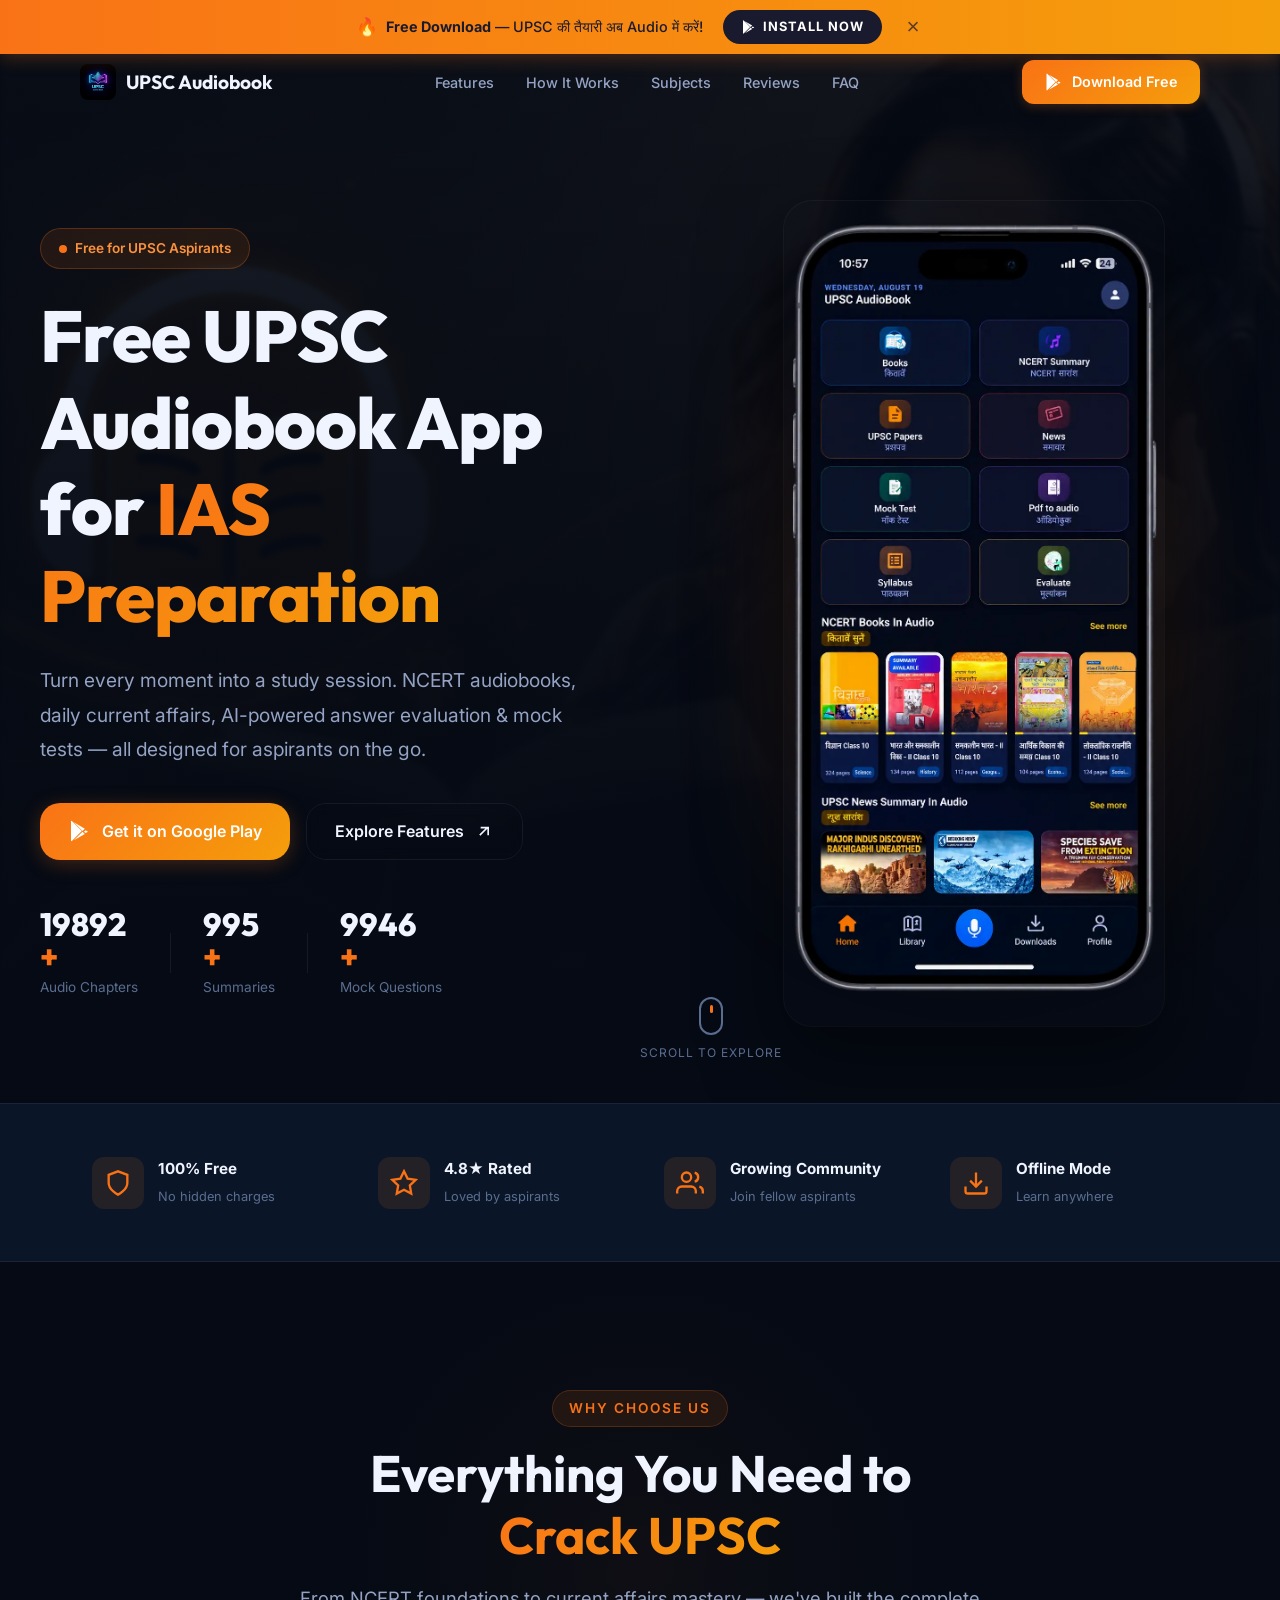
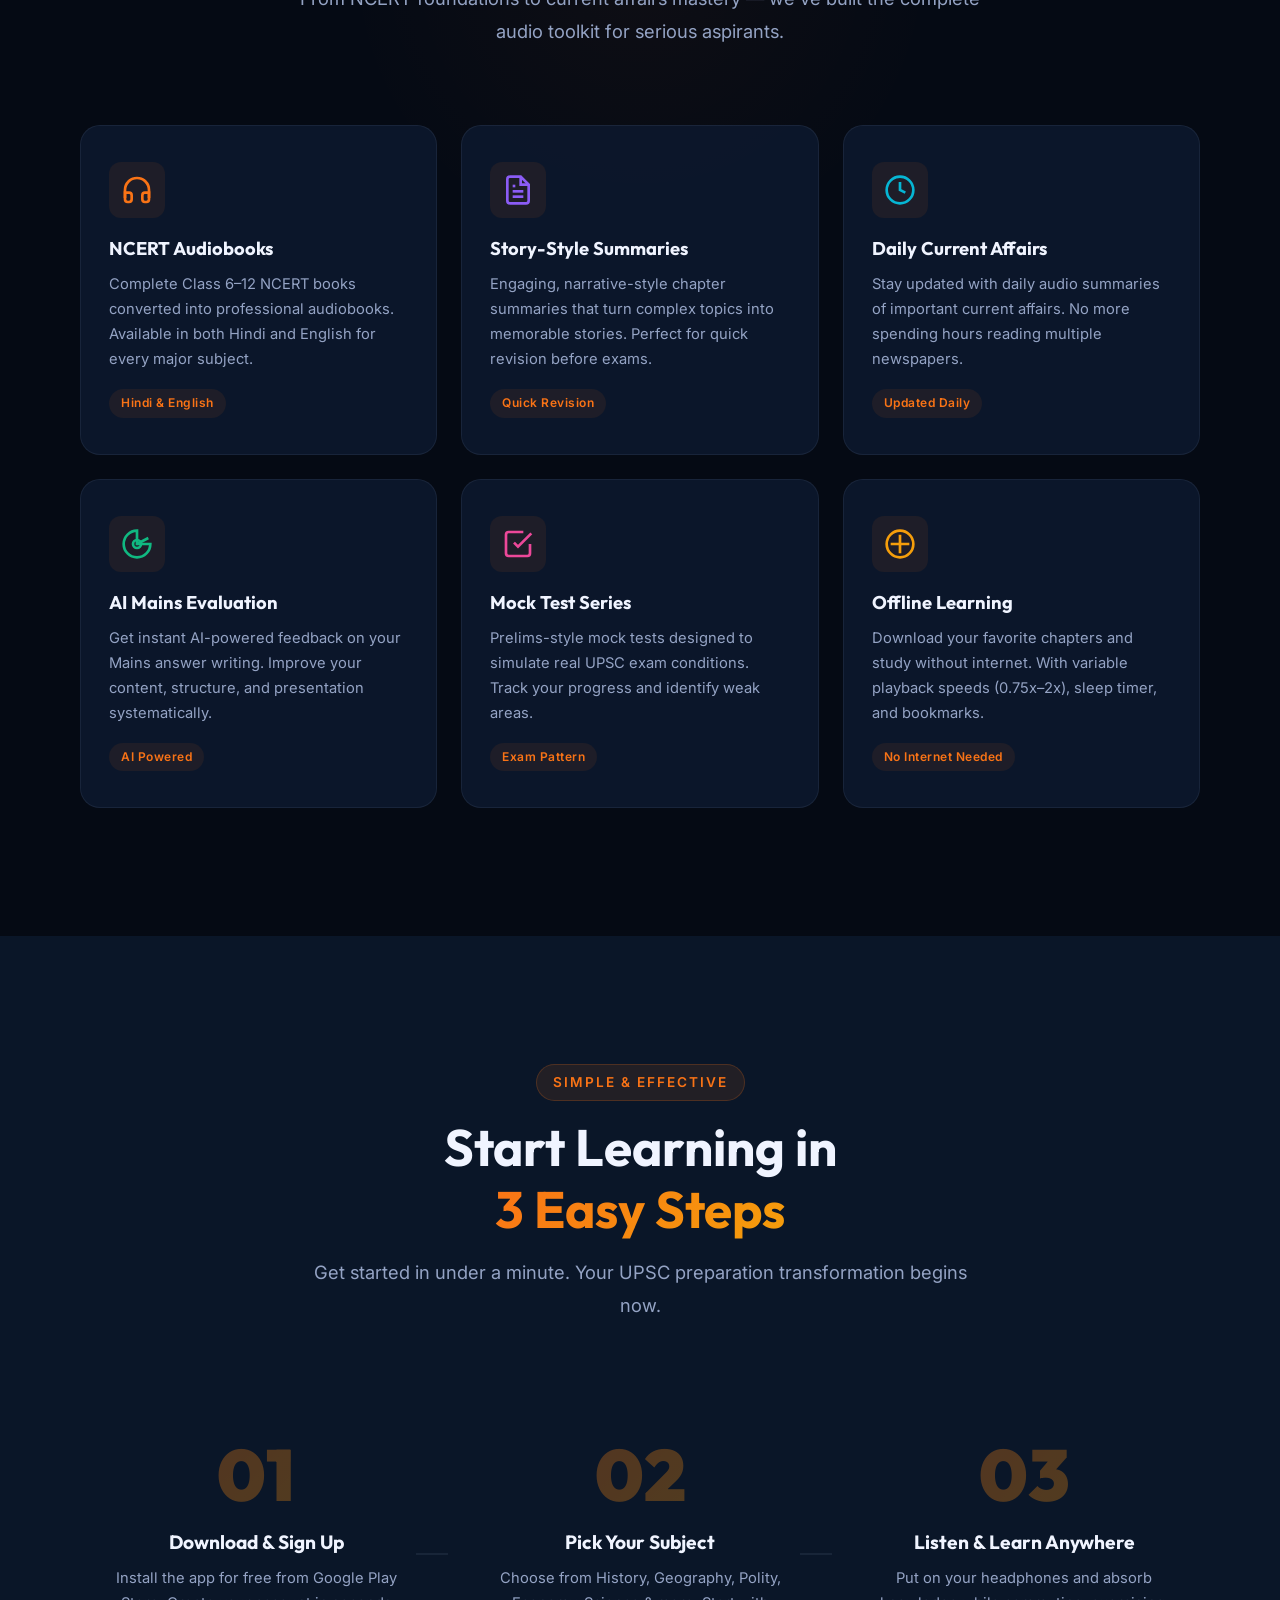
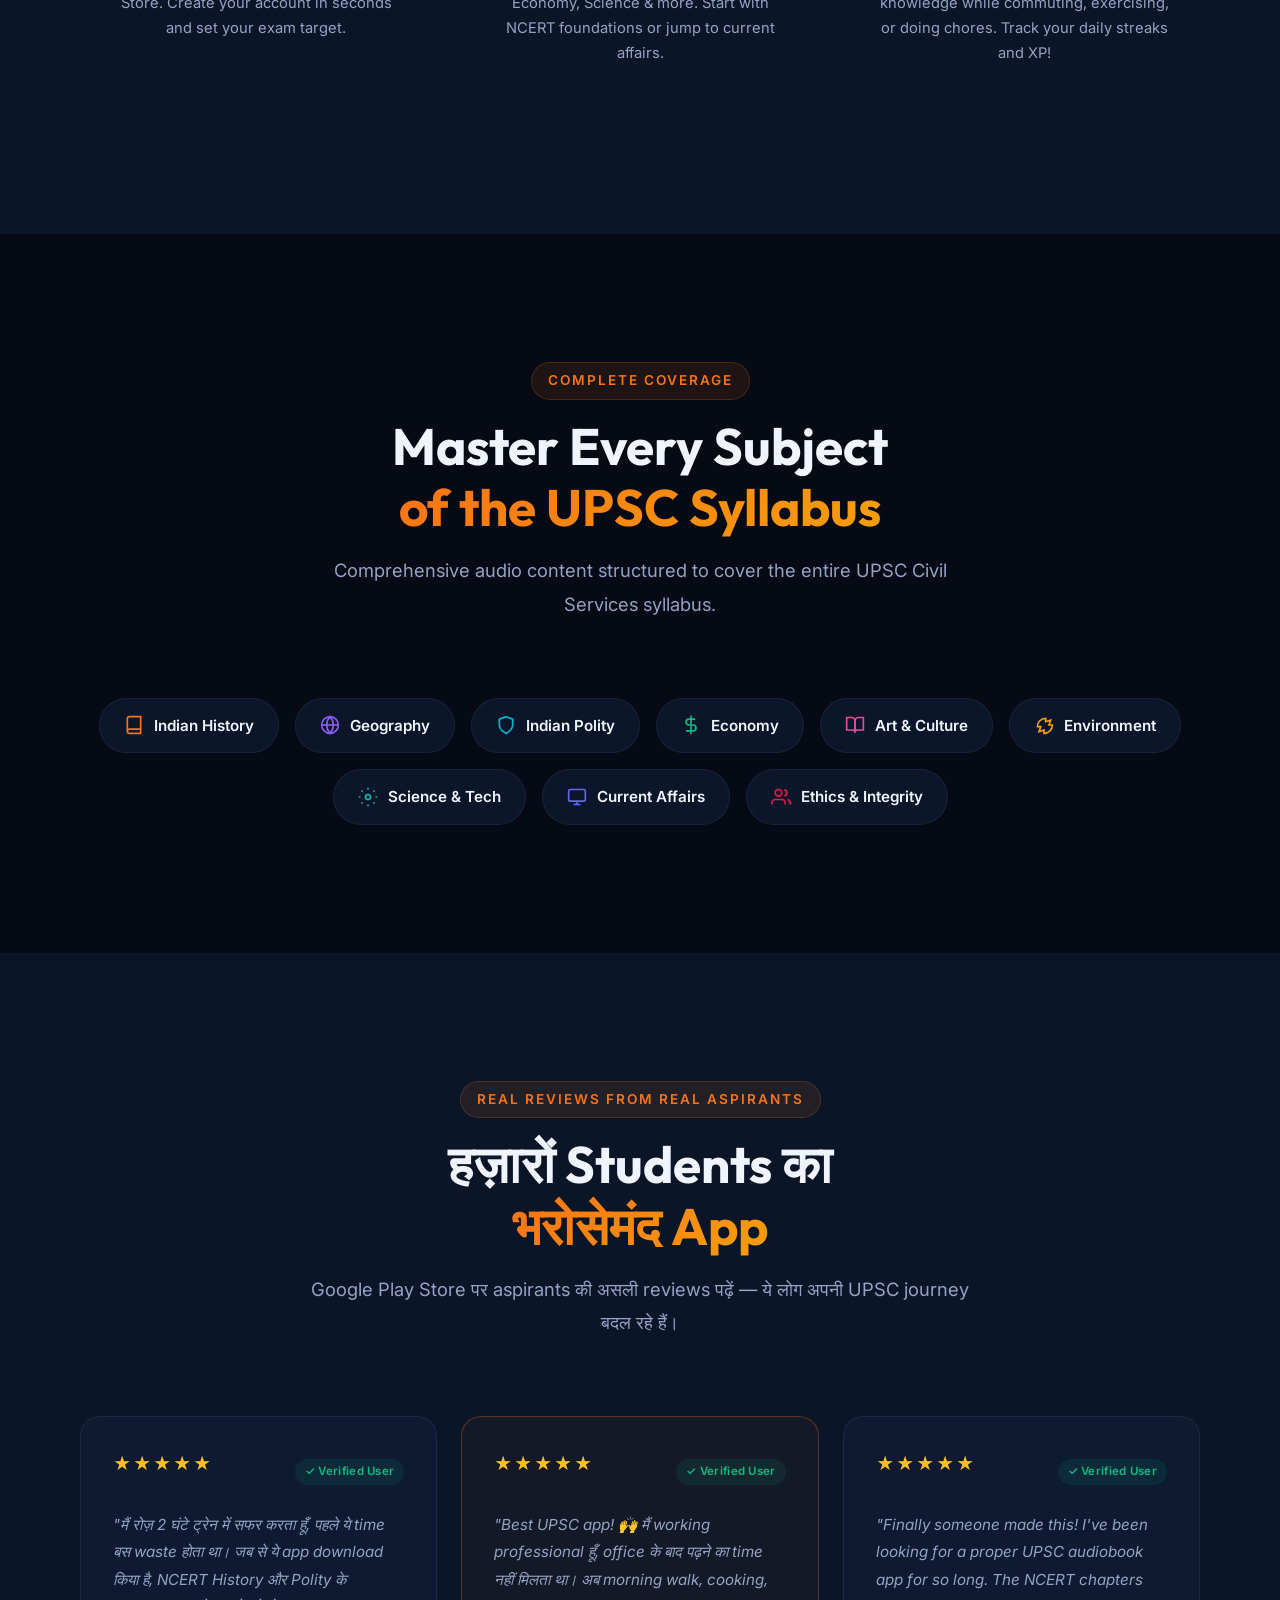
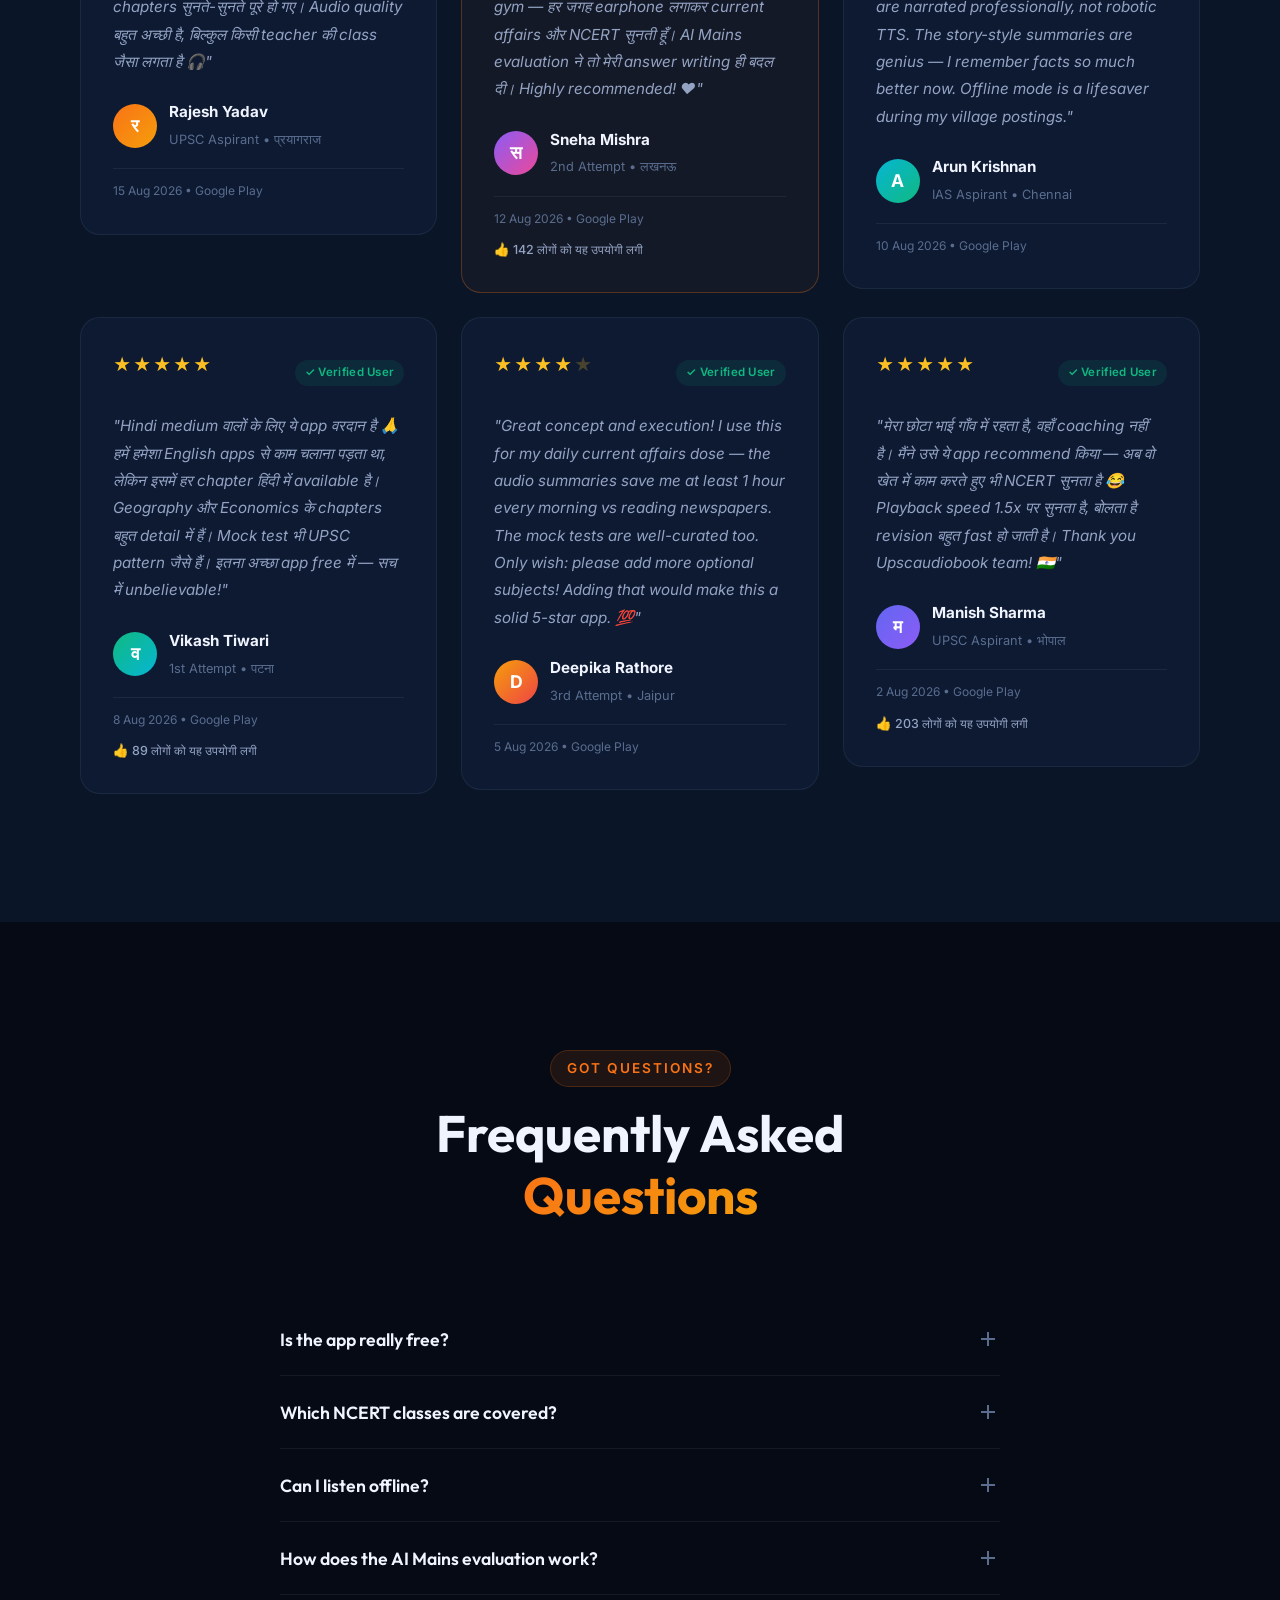
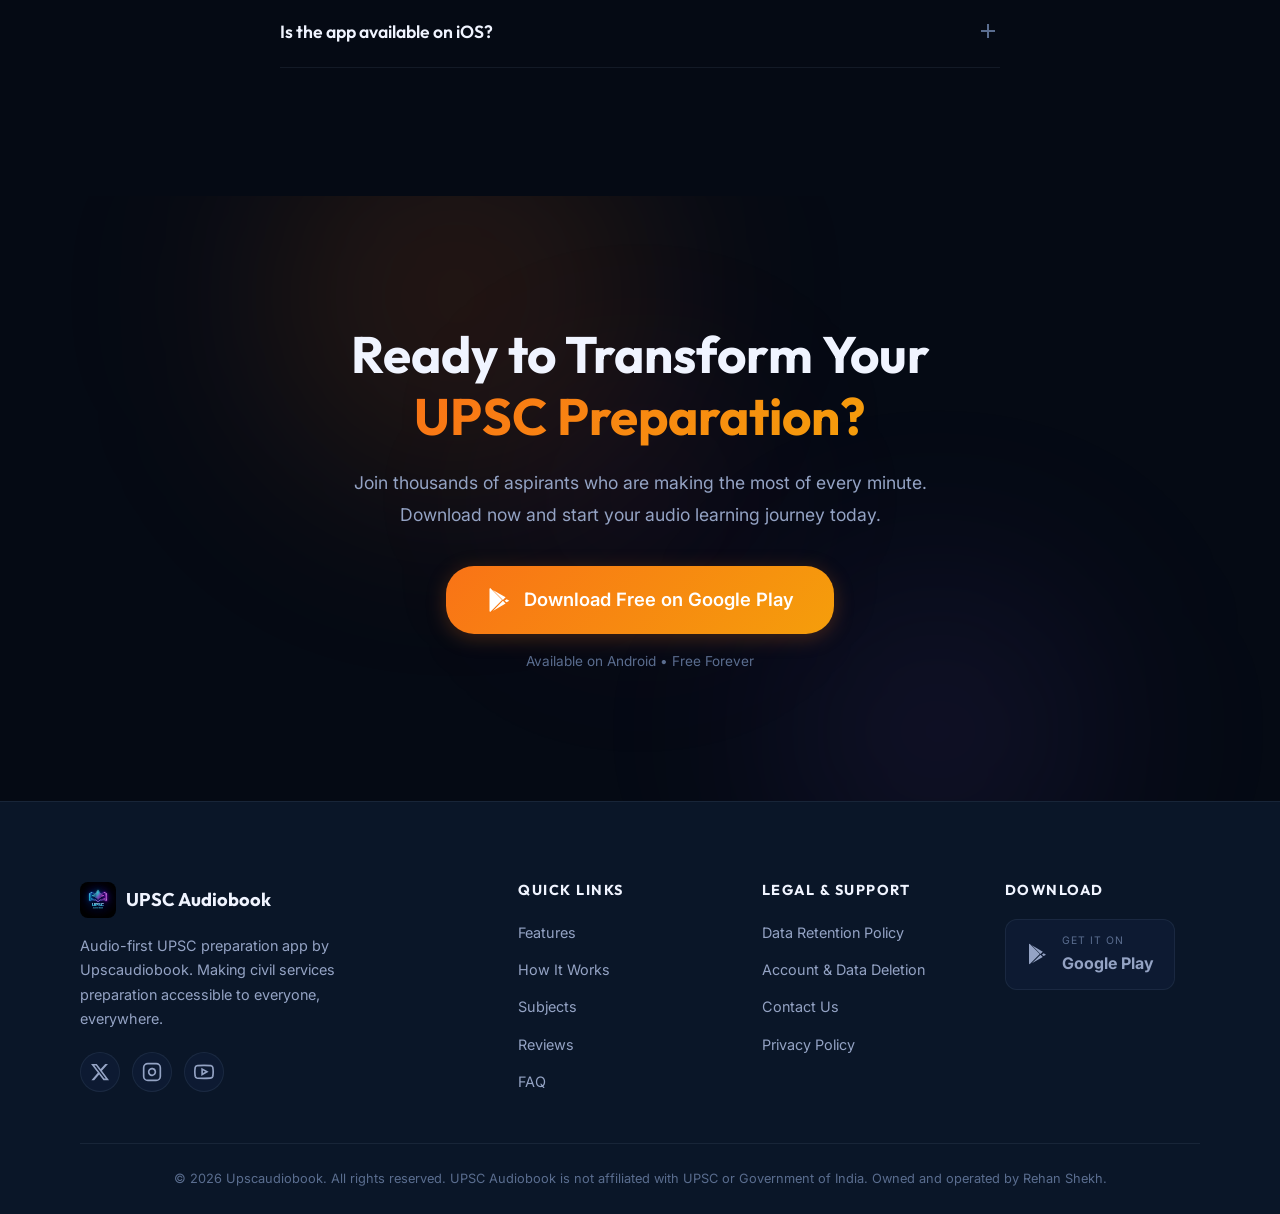
<file: index.html>
<!DOCTYPE html>
<html lang="en" dir="ltr">

<head>
    <meta charset="UTF-8">
    <meta name="viewport" content="width=device-width, initial-scale=1.0">

    <!-- ===== PRIMARY SEO ===== -->
    <title>UPSC Audiobook App – Free NCERT Audiobooks, Current Affairs & Mock Tests for IAS Preparation</title>
    <meta name="description"
        content="UPSC Audiobook – India's #1 free audio learning app for IAS, IPS & Civil Services. Listen to NCERT audiobooks (Class 6-12) in Hindi & English, daily current affairs audio, AI Mains answer evaluation & Prelims mock tests. Best UPSC preparation app for working professionals. Download free on Google Play.">
    <meta name="keywords"
        content="UPSC audiobook, UPSC preparation app, NCERT audiobook Hindi, NCERT audiobook English, IAS preparation app free, UPSC current affairs audio, UPSC mock test app, AI mains answer evaluation, civil services preparation, UPSC app for working professionals, UPSC Prelims preparation, UPSC Mains practice, free UPSC study material, best IAS app 2026, NCERT audio class 6 to 12, UPSC daily current affairs, Indian polity audiobook, Indian history audiobook, geography NCERT audio, UPSC audiobook app download, Upscaudiobook">
    <meta name="author" content="Upscaudiobook">
    <meta name="robots" content="index, follow, max-snippet:-1, max-image-preview:large, max-video-preview:-1">
    <meta name="googlebot" content="index, follow">
    <link rel="canonical" href="https://upscaudiobook.com/">
    <link rel="alternate" hreflang="en-IN" href="https://upscaudiobook.com/">
    <link rel="alternate" hreflang="hi-IN" href="https://upscaudiobook.com/">
    <link rel="alternate" hreflang="x-default" href="https://upscaudiobook.com/">

    <!-- ===== OPEN GRAPH (Facebook/WhatsApp/LinkedIn) ===== -->
    <meta property="og:title" content="UPSC Audiobook – Free NCERT Audiobooks & IAS Preparation App">
    <meta property="og:description"
        content="Listen to NCERT Class 6-12 audiobooks in Hindi & English. Daily current affairs audio, AI Mains evaluation & Prelims mock tests. Free UPSC preparation app trusted by thousands of aspirants.">
    <meta property="og:type" content="website">
    <meta property="og:url" content="https://upscaudiobook.com/">
    <meta property="og:image" content="https://upscaudiobook.com/assets/og-image.jpg">
    <meta property="og:image:width" content="1200">
    <meta property="og:image:height" content="630">
    <meta property="og:image:alt" content="UPSC Audiobook App – NCERT Audiobooks and IAS Prep">
    <meta property="og:site_name" content="UPSC Audiobook">
    <meta property="og:locale" content="en_IN">

    <!-- ===== TWITTER CARD ===== -->
    <meta name="twitter:card" content="summary_large_image">
    <meta name="twitter:title" content="UPSC Audiobook – Free NCERT Audiobooks & IAS Preparation">
    <meta name="twitter:description"
        content="India's best free audio learning app for UPSC/IAS. NCERT audiobooks, current affairs, AI answer evaluation & mock tests.">
    <meta name="twitter:image" content="https://upscaudiobook.com/assets/og-image.jpg">
    <meta name="twitter:image:alt" content="UPSC Audiobook App Interface">

    <!-- ===== ADDITIONAL META ===== -->
    <meta name="theme-color" content="#f97316">
    <meta name="mobile-web-app-capable" content="yes">
    <meta name="apple-mobile-web-app-capable" content="yes">
    <meta name="apple-mobile-web-app-status-bar-style" content="black-translucent">
    <meta name="apple-mobile-web-app-title" content="UPSC Audiobook">
    <meta name="application-name" content="UPSC Audiobook">
    <meta http-equiv="X-UA-Compatible" content="IE=edge">
    <meta name="format-detection" content="telephone=no">
    <link rel="icon" type="image/jpeg" href="assets/app-icon.png">
    <link rel="apple-touch-icon" href="assets/app-icon.png">

    <!-- ===== GEO TARGETING (India) ===== -->
    <meta name="geo.region" content="IN">
    <meta name="geo.placename" content="India">
    <meta name="ICBM" content="20.5937, 78.9629">
    <meta name="language" content="English, Hindi">
    <meta name="target" content="all">
    <meta name="audience" content="all">
    <meta name="coverage" content="India">
    <meta name="distribution" content="global">
    <meta name="rating" content="general">
    <meta name="revisit-after" content="3 days">

    <!-- ===== STRUCTURED DATA: SoftwareApplication ===== -->
    <script type="application/ld+json">
    {
        "@context": "https://schema.org",
        "@type": "SoftwareApplication",
        "name": "UPSC Audiobook - IAS Prep App",
        "alternateName": ["UPSC Audiobook", "Upscaudiobook"],
        "description": "Free UPSC preparation app with NCERT audiobooks (Class 6-12) in Hindi & English, daily current affairs audio, AI-powered Mains answer evaluation, and Prelims mock tests.",
        "url": "https://upscaudiobook.com/",
        "applicationCategory": "EducationalApplication",
        "operatingSystem": "Android",
        "offers": {
            "@type": "Offer",
            "price": "0",
            "priceCurrency": "INR"
        },
        "aggregateRating": {
            "@type": "AggregateRating",
            "ratingValue": "4.8",
            "ratingCount": "320",
            "bestRating": "5",
            "worstRating": "1"
        },
        "downloadUrl": "https://play.google.com/store/apps/details?id=com.setunotes.upscaudiobook",
        "installUrl": "https://play.google.com/store/apps/details?id=com.setunotes.upscaudiobook",
        "screenshot": "https://upscaudiobook.com/assets/phone-mockup.webp",
        "featureList": "NCERT Audiobooks, Daily Current Affairs, AI Mains Answer Evaluation, Mock Tests, Offline Mode, Hindi & English Support",
        "softwareVersion": "1.0",
        "author": {
            "@type": "Organization",
            "name": "Upscaudiobook"
        },
        "publisher": {
            "@type": "Organization",
            "name": "Upscaudiobook"
        },
        "inLanguage": ["en", "hi"]
    }
    </script>

    <!-- ===== STRUCTURED DATA: FAQPage ===== -->
    <script type="application/ld+json">
    {
        "@context": "https://schema.org",
        "@type": "FAQPage",
        "mainEntity": [
            {
                "@type": "Question",
                "name": "Is the UPSC Audiobook app really free?",
                "acceptedAnswer": {
                    "@type": "Answer",
                    "text": "Yes! The core features including NCERT audiobooks, daily current affairs, and mock tests are completely free to use. We believe every aspirant deserves access to quality study material regardless of their financial situation."
                }
            },
            {
                "@type": "Question",
                "name": "Which NCERT classes are covered in the app?",
                "acceptedAnswer": {
                    "@type": "Answer",
                    "text": "We cover NCERT textbooks from Class 6 to Class 12 across all major subjects relevant to UPSC — including History, Geography, Political Science, Economics, and Science. Both Hindi and English versions are available."
                }
            },
            {
                "@type": "Question",
                "name": "Can I listen to UPSC audiobooks offline?",
                "acceptedAnswer": {
                    "@type": "Answer",
                    "text": "Absolutely! You can download chapters for offline listening. This is perfect for areas with poor connectivity or when you want to save mobile data. You can also adjust playback speed from 0.75x to 2x."
                }
            },
            {
                "@type": "Question",
                "name": "How does the AI Mains answer evaluation work?",
                "acceptedAnswer": {
                    "@type": "Answer",
                    "text": "Simply write or upload your answer, and our AI evaluates it based on UPSC Mains standards — checking content accuracy, structure, keywords, and presentation. You get detailed feedback with suggestions for improvement within seconds."
                }
            },
            {
                "@type": "Question",
                "name": "Is the UPSC Audiobook app available on iOS?",
                "acceptedAnswer": {
                    "@type": "Answer",
                    "text": "Currently, UPSC Audiobook is available exclusively on Android via Google Play Store. An iOS version is planned for future release."
                }
            }
        ]
    }
    </script>

    <!-- ===== STRUCTURED DATA: Organization ===== -->
    <script type="application/ld+json">
    {
        "@context": "https://schema.org",
        "@type": "Organization",
        "name": "Upscaudiobook",
        "url": "https://upscaudiobook.com/",
        "logo": "https://upscaudiobook.com/assets/app-icon.png",
        "description": "Upscaudiobook makes UPSC Civil Services preparation accessible through audio learning. NCERT audiobooks, current affairs, and AI-powered tools for IAS aspirants.",
        "foundingDate": "2026",
        "sameAs": [
            "https://play.google.com/store/apps/details?id=com.setunotes.upscaudiobook"
        ],
        "contactPoint": {
            "@type": "ContactPoint",
            "contactType": "customer support",
            "availableLanguage": ["English", "Hindi"]
        }
    }
    </script>

    <!-- ===== STRUCTURED DATA: BreadcrumbList ===== -->
    <script type="application/ld+json">
    {
        "@context": "https://schema.org",
        "@type": "BreadcrumbList",
        "itemListElement": [
            {
                "@type": "ListItem",
                "position": 1,
                "name": "Home",
                "item": "https://upscaudiobook.com/"
            },
            {
                "@type": "ListItem",
                "position": 2,
                "name": "Features",
                "item": "https://upscaudiobook.com/#features"
            },
            {
                "@type": "ListItem",
                "position": 3,
                "name": "Download",
                "item": "https://play.google.com/store/apps/details?id=com.setunotes.upscaudiobook"
            }
        ]
    }
    </script>

    <!-- ===== FONTS & STYLES ===== -->
    <link rel="preconnect" href="https://fonts.googleapis.com">
    <link rel="preconnect" href="https://fonts.gstatic.com" crossorigin>
    <link
        href="https://fonts.googleapis.com/css2?family=Inter:wght@300;400;500;600;700;800;900&family=Outfit:wght@300;400;500;600;700;800&display=swap"
        rel="stylesheet">
    <link rel="stylesheet" href="styles.css">
</head>

<body>
    <!-- ============ TOP DOWNLOAD BANNER ============ -->
    <div class="top-download-bar" id="top-download-bar">
        <div class="container top-bar-content">
            <div class="top-bar-left">
                <span class="top-bar-fire">🔥</span>
                <span><strong>Free Download</strong> — UPSC की तैयारी अब Audio में करें!</span>
            </div>
            <a href="https://play.google.com/store/apps/details?id=com.setunotes.upscaudiobook" target="_blank"
                rel="noopener" class="top-bar-btn" id="top-bar-download">
                <svg width="16" height="16" viewBox="0 0 24 24" fill="currentColor">
                    <path
                        d="M3.609 1.814L13.792 12 3.609 22.186a.996.996 0 0 1-.609-.92V2.734a1 1 0 0 1 .609-.92zm10.89 10.893l2.302 2.302-10.937 6.333 8.635-8.635zm3.199-1.4l2.302 1.328-2.302 1.328-1.811-1.328 1.811-1.328zM5.864 3.363L16.8 9.696l-2.302 2.302-8.635-8.635z" />
                </svg>
                Install Now
            </a>
            <button class="top-bar-close" id="top-bar-close" aria-label="Close banner">&times;</button>
        </div>
    </div>

    <!-- ============ NAVBAR ============ -->
    <nav id="navbar" class="navbar">
        <div class="container nav-container">
            <a href="#" class="nav-logo" id="nav-logo">
                <img src="assets/app-icon.png" alt="UPSC Audiobook App - Free IAS Preparation" class="nav-logo-img">
                <span>UPSC Audiobook</span>
            </a>
            <ul class="nav-links" id="nav-links">
                <li><a href="#features">Features</a></li>
                <li><a href="#how-it-works">How It Works</a></li>
                <li><a href="#subjects">Subjects</a></li>
                <li><a href="#testimonials">Reviews</a></li>
                <li><a href="#faq">FAQ</a></li>
            </ul>
            <a href="https://play.google.com/store/apps/details?id=com.setunotes.upscaudiobook" target="_blank"
                rel="noopener" class="nav-cta" id="nav-cta-button">
                <svg width="20" height="20" viewBox="0 0 24 24" fill="currentColor">
                    <path
                        d="M3.609 1.814L13.792 12 3.609 22.186a.996.996 0 0 1-.609-.92V2.734a1 1 0 0 1 .609-.92zm10.89 10.893l2.302 2.302-10.937 6.333 8.635-8.635zm3.199-1.4l2.302 1.328-2.302 1.328-1.811-1.328 1.811-1.328zM5.864 3.363L16.8 9.696l-2.302 2.302-8.635-8.635z" />
                </svg>
                Download Free
            </a>
            <button class="nav-toggle" id="nav-toggle" aria-label="Toggle navigation">
                <span></span><span></span><span></span>
            </button>
        </div>
    </nav>

    <!-- ============ HERO ============ -->
    <section id="hero" class="hero">
        <div class="hero-bg">
            <img src="assets/hero-image.webp" alt="UPSC aspirant studying with NCERT audiobooks for IAS preparation"
                class="hero-bg-img">
            <div class="hero-overlay"></div>
        </div>
        <div class="hero-particles" id="hero-particles"></div>
        <div class="container hero-content">
            <div class="hero-text">
                <div class="hero-badge" data-animate="fade-up">
                    <span class="badge-dot"></span>
                    Free for UPSC Aspirants
                </div>
                <h1 data-animate="fade-up" data-delay="100">
                    Free UPSC Audiobook App<br>for <span class="gradient-text">IAS Preparation</span>
                </h1>
                <p class="hero-subtitle" data-animate="fade-up" data-delay="200">
                    Turn every moment into a study session. NCERT audiobooks, daily current affairs,
                    AI-powered answer evaluation & mock tests — all designed for aspirants on the go.
                </p>
                <div class="hero-actions" data-animate="fade-up" data-delay="300">
                    <a href="https://play.google.com/store/apps/details?id=com.setunotes.upscaudiobook" target="_blank"
                        rel="noopener" class="btn btn-primary btn-lg" id="hero-download-btn">
                        <svg width="24" height="24" viewBox="0 0 24 24" fill="currentColor">
                            <path
                                d="M3.609 1.814L13.792 12 3.609 22.186a.996.996 0 0 1-.609-.92V2.734a1 1 0 0 1 .609-.92zm10.89 10.893l2.302 2.302-10.937 6.333 8.635-8.635zm3.199-1.4l2.302 1.328-2.302 1.328-1.811-1.328 1.811-1.328zM5.864 3.363L16.8 9.696l-2.302 2.302-8.635-8.635z" />
                        </svg>
                        Get it on Google Play
                    </a>
                    <a href="#features" class="btn btn-outline btn-lg" id="hero-explore-btn">
                        Explore Features
                        <svg width="20" height="20" viewBox="0 0 24 24" fill="none" stroke="currentColor"
                            stroke-width="2">
                            <path d="M7 17l9.2-9.2M17 17V8h-9" />
                        </svg>
                    </a>
                </div>
                <div class="hero-stats" data-animate="fade-up" data-delay="400">
                    <div class="stat">
                        <span class="stat-number" data-count="20000">0</span><span class="stat-plus">+</span>
                        <span class="stat-label">Audio Chapters</span>
                    </div>
                    <div class="stat-divider"></div>
                    <div class="stat">
                        <span class="stat-number" data-count="1000">0</span><span class="stat-plus">+</span>
                        <span class="stat-label">Summaries</span>
                    </div>
                    <div class="stat-divider"></div>
                    <div class="stat">
                        <span class="stat-number" data-count="10000">0</span><span class="stat-plus">+</span>
                        <span class="stat-label">Mock Questions</span>
                    </div>
                </div>
            </div>
            <div class="hero-visual" data-animate="fade-left" data-delay="200">
                <div class="phone-wrapper">
                    <img src="assets/phone-mockup.webp"
                        alt="UPSC Audiobook App showing NCERT chapter audio player with Hindi and English support"
                        class="phone-img">
                    <div class="phone-glow"></div>
                </div>
            </div>
        </div>
        <div class="hero-scroll-indicator">
            <div class="scroll-mouse">
                <div class="scroll-wheel"></div>
            </div>
            <span>Scroll to explore</span>
        </div>
    </section>

    <!-- ============ SOCIAL PROOF BAR ============ -->
    <section class="social-proof" data-animate="fade-up">
        <div class="container">
            <div class="proof-grid">
                <div class="proof-item">
                    <div class="proof-icon">
                        <svg width="28" height="28" viewBox="0 0 24 24" fill="none" stroke="currentColor"
                            stroke-width="2">
                            <path d="M12 22s8-4 8-10V5l-8-3-8 3v7c0 6 8 10 8 10z" />
                        </svg>
                    </div>
                    <div>
                        <strong>100% Free</strong>
                        <span>No hidden charges</span>
                    </div>
                </div>
                <div class="proof-item">
                    <div class="proof-icon">
                        <svg width="28" height="28" viewBox="0 0 24 24" fill="none" stroke="currentColor"
                            stroke-width="2">
                            <path
                                d="M12 2l3.09 6.26L22 9.27l-5 4.87 1.18 6.88L12 17.77l-6.18 3.25L7 14.14 2 9.27l6.91-1.01L12 2z" />
                        </svg>
                    </div>
                    <div>
                        <strong>4.8★ Rated</strong>
                        <span>Loved by aspirants</span>
                    </div>
                </div>
                <div class="proof-item">
                    <div class="proof-icon">
                        <svg width="28" height="28" viewBox="0 0 24 24" fill="none" stroke="currentColor"
                            stroke-width="2">
                            <path d="M17 21v-2a4 4 0 0 0-4-4H5a4 4 0 0 0-4 4v2" />
                            <circle cx="9" cy="7" r="4" />
                            <path d="M23 21v-2a4 4 0 0 0-3-3.87" />
                            <path d="M16 3.13a4 4 0 0 1 0 7.75" />
                        </svg>
                    </div>
                    <div>
                        <strong>Growing Community</strong>
                        <span>Join fellow aspirants</span>
                    </div>
                </div>
                <div class="proof-item">
                    <div class="proof-icon">
                        <svg width="28" height="28" viewBox="0 0 24 24" fill="none" stroke="currentColor"
                            stroke-width="2">
                            <path d="M21 15v4a2 2 0 0 1-2 2H5a2 2 0 0 1-2-2v-4" />
                            <polyline points="7 10 12 15 17 10" />
                            <line x1="12" y1="15" x2="12" y2="3" />
                        </svg>
                    </div>
                    <div>
                        <strong>Offline Mode</strong>
                        <span>Learn anywhere</span>
                    </div>
                </div>
            </div>
        </div>
    </section>

    <!-- ============ FEATURES ============ -->
    <section id="features" class="features-section">
        <div class="container">
            <div class="section-header" data-animate="fade-up">
                <span class="section-tag">Why Choose Us</span>
                <h2>Everything You Need to<br><span class="gradient-text">Crack UPSC</span></h2>
                <p>From NCERT foundations to current affairs mastery — we've built the complete audio toolkit for
                    serious aspirants.</p>
            </div>
            <div class="features-grid">
                <!-- Feature 1 -->
                <div class="feature-card" data-animate="fade-up" data-delay="0">
                    <div class="feature-icon-wrapper">
                        <div class="feature-icon" style="--accent: #f97316;">
                            <svg width="32" height="32" viewBox="0 0 24 24" fill="none" stroke="currentColor"
                                stroke-width="2">
                                <path d="M3 18v-6a9 9 0 0 1 18 0v6" />
                                <path
                                    d="M21 19a2 2 0 0 1-2 2h-1a2 2 0 0 1-2-2v-3a2 2 0 0 1 2-2h3zM3 19a2 2 0 0 0 2 2h1a2 2 0 0 0 2-2v-3a2 2 0 0 0-2-2H3z" />
                            </svg>
                        </div>
                    </div>
                    <h3>NCERT Audiobooks</h3>
                    <p>Complete Class 6–12 NCERT books converted into professional audiobooks. Available in both Hindi
                        and English for every major subject.</p>
                    <div class="feature-tag">Hindi & English</div>
                </div>
                <!-- Feature 2 -->
                <div class="feature-card" data-animate="fade-up" data-delay="100">
                    <div class="feature-icon-wrapper">
                        <div class="feature-icon" style="--accent: #8b5cf6;">
                            <svg width="32" height="32" viewBox="0 0 24 24" fill="none" stroke="currentColor"
                                stroke-width="2">
                                <path d="M14 2H6a2 2 0 0 0-2 2v16a2 2 0 0 0 2 2h12a2 2 0 0 0 2-2V8z" />
                                <polyline points="14 2 14 8 20 8" />
                                <line x1="16" y1="13" x2="8" y2="13" />
                                <line x1="16" y1="17" x2="8" y2="17" />
                                <polyline points="10 9 9 9 8 9" />
                            </svg>
                        </div>
                    </div>
                    <h3>Story-Style Summaries</h3>
                    <p>Engaging, narrative-style chapter summaries that turn complex topics into memorable stories.
                        Perfect for quick revision before exams.</p>
                    <div class="feature-tag">Quick Revision</div>
                </div>
                <!-- Feature 3 -->
                <div class="feature-card" data-animate="fade-up" data-delay="200">
                    <div class="feature-icon-wrapper">
                        <div class="feature-icon" style="--accent: #06b6d4;">
                            <svg width="32" height="32" viewBox="0 0 24 24" fill="none" stroke="currentColor"
                                stroke-width="2">
                                <circle cx="12" cy="12" r="10" />
                                <polyline points="12 6 12 12 16 14" />
                            </svg>
                        </div>
                    </div>
                    <h3>Daily Current Affairs</h3>
                    <p>Stay updated with daily audio summaries of important current affairs. No more spending hours
                        reading multiple newspapers.</p>
                    <div class="feature-tag">Updated Daily</div>
                </div>
                <!-- Feature 4 -->
                <div class="feature-card" data-animate="fade-up" data-delay="0">
                    <div class="feature-icon-wrapper">
                        <div class="feature-icon" style="--accent: #10b981;">
                            <svg width="32" height="32" viewBox="0 0 24 24" fill="none" stroke="currentColor"
                                stroke-width="2">
                                <path d="M12 2a10 10 0 1 0 10 10H12V2z" />
                                <path d="M20.5 7.5L12 12" />
                                <circle cx="12" cy="12" r="3" />
                            </svg>
                        </div>
                    </div>
                    <h3>AI Mains Evaluation</h3>
                    <p>Get instant AI-powered feedback on your Mains answer writing. Improve your content, structure,
                        and presentation systematically.</p>
                    <div class="feature-tag">AI Powered</div>
                </div>
                <!-- Feature 5 -->
                <div class="feature-card" data-animate="fade-up" data-delay="100">
                    <div class="feature-icon-wrapper">
                        <div class="feature-icon" style="--accent: #ec4899;">
                            <svg width="32" height="32" viewBox="0 0 24 24" fill="none" stroke="currentColor"
                                stroke-width="2">
                                <path d="M9 11l3 3L22 4" />
                                <path d="M21 12v7a2 2 0 0 1-2 2H5a2 2 0 0 1-2-2V5a2 2 0 0 1 2-2h11" />
                            </svg>
                        </div>
                    </div>
                    <h3>Mock Test Series</h3>
                    <p>Prelims-style mock tests designed to simulate real UPSC exam conditions. Track your progress and
                        identify weak areas.</p>
                    <div class="feature-tag">Exam Pattern</div>
                </div>
                <!-- Feature 6 -->
                <div class="feature-card" data-animate="fade-up" data-delay="200">
                    <div class="feature-icon-wrapper">
                        <div class="feature-icon" style="--accent: #f59e0b;">
                            <svg width="32" height="32" viewBox="0 0 24 24" fill="none" stroke="currentColor"
                                stroke-width="2">
                                <path d="M5 12h14" />
                                <path d="M12 5v14" />
                                <circle cx="12" cy="12" r="10" />
                            </svg>
                        </div>
                    </div>
                    <h3>Offline Learning</h3>
                    <p>Download your favorite chapters and study without internet. With variable playback speeds
                        (0.75x–2x), sleep timer, and bookmarks.</p>
                    <div class="feature-tag">No Internet Needed</div>
                </div>
            </div>
        </div>
    </section>

    <!-- ============ HOW IT WORKS ============ -->
    <section id="how-it-works" class="how-section">
        <div class="container">
            <div class="section-header" data-animate="fade-up">
                <span class="section-tag">Simple & Effective</span>
                <h2>Start Learning in<br><span class="gradient-text">3 Easy Steps</span></h2>
                <p>Get started in under a minute. Your UPSC preparation transformation begins now.</p>
            </div>
            <div class="steps-grid">
                <div class="step-card" data-animate="fade-up" data-delay="0">
                    <div class="step-number">01</div>
                    <div class="step-content">
                        <h3>Download & Sign Up</h3>
                        <p>Install the app for free from Google Play Store. Create your account in seconds and set your
                            exam target.</p>
                    </div>
                    <div class="step-line"></div>
                </div>
                <div class="step-card" data-animate="fade-up" data-delay="150">
                    <div class="step-number">02</div>
                    <div class="step-content">
                        <h3>Pick Your Subject</h3>
                        <p>Choose from History, Geography, Polity, Economy, Science & more. Start with NCERT foundations
                            or jump to current affairs.</p>
                    </div>
                    <div class="step-line"></div>
                </div>
                <div class="step-card" data-animate="fade-up" data-delay="300">
                    <div class="step-number">03</div>
                    <div class="step-content">
                        <h3>Listen & Learn Anywhere</h3>
                        <p>Put on your headphones and absorb knowledge while commuting, exercising, or doing chores.
                            Track your daily streaks and XP!</p>
                    </div>
                </div>
            </div>
        </div>
    </section>

    <!-- ============ SUBJECTS ============ -->
    <section id="subjects" class="subjects-section">
        <div class="container">
            <div class="section-header" data-animate="fade-up">
                <span class="section-tag">Complete Coverage</span>
                <h2>Master Every Subject<br><span class="gradient-text">of the UPSC Syllabus</span></h2>
                <p>Comprehensive audio content structured to cover the entire UPSC Civil Services syllabus.</p>
            </div>
            <div class="subjects-grid" data-animate="fade-up" data-delay="100">
                <div class="subject-chip" style="--chip-color: #f97316;">
                    <svg width="20" height="20" viewBox="0 0 24 24" fill="none" stroke="currentColor" stroke-width="2">
                        <path d="M4 19.5A2.5 2.5 0 0 1 6.5 17H20" />
                        <path d="M6.5 2H20v20H6.5A2.5 2.5 0 0 1 4 19.5v-15A2.5 2.5 0 0 1 6.5 2z" />
                    </svg>
                    Indian History
                </div>
                <div class="subject-chip" style="--chip-color: #8b5cf6;">
                    <svg width="20" height="20" viewBox="0 0 24 24" fill="none" stroke="currentColor" stroke-width="2">
                        <circle cx="12" cy="12" r="10" />
                        <line x1="2" y1="12" x2="22" y2="12" />
                        <path
                            d="M12 2a15.3 15.3 0 0 1 4 10 15.3 15.3 0 0 1-4 10 15.3 15.3 0 0 1-4-10 15.3 15.3 0 0 1 4-10z" />
                    </svg>
                    Geography
                </div>
                <div class="subject-chip" style="--chip-color: #06b6d4;">
                    <svg width="20" height="20" viewBox="0 0 24 24" fill="none" stroke="currentColor" stroke-width="2">
                        <path d="M12 22s8-4 8-10V5l-8-3-8 3v7c0 6 8 10 8 10z" />
                    </svg>
                    Indian Polity
                </div>
                <div class="subject-chip" style="--chip-color: #10b981;">
                    <svg width="20" height="20" viewBox="0 0 24 24" fill="none" stroke="currentColor" stroke-width="2">
                        <line x1="12" y1="1" x2="12" y2="23" />
                        <path d="M17 5H9.5a3.5 3.5 0 0 0 0 7h5a3.5 3.5 0 0 1 0 7H6" />
                    </svg>
                    Economy
                </div>
                <div class="subject-chip" style="--chip-color: #ec4899;">
                    <svg width="20" height="20" viewBox="0 0 24 24" fill="none" stroke="currentColor" stroke-width="2">
                        <path d="M2 3h6a4 4 0 0 1 4 4v14a3 3 0 0 0-3-3H2z" />
                        <path d="M22 3h-6a4 4 0 0 0-4 4v14a3 3 0 0 1 3-3h7z" />
                    </svg>
                    Art & Culture
                </div>
                <div class="subject-chip" style="--chip-color: #f59e0b;">
                    <svg width="20" height="20" viewBox="0 0 24 24" fill="none" stroke="currentColor" stroke-width="2">
                        <path d="M12 22c5.523 0 10-4.477 10-10h-4l2-6-6 2V4C8.477 4 4 8.477 4 14h4l-2 6 6-2v4z" />
                    </svg>
                    Environment
                </div>
                <div class="subject-chip" style="--chip-color: #14b8a6;">
                    <svg width="20" height="20" viewBox="0 0 24 24" fill="none" stroke="currentColor" stroke-width="2">
                        <circle cx="12" cy="12" r="3" />
                        <path
                            d="M12 1v2m0 18v2M4.22 4.22l1.42 1.42m12.72 12.72l1.42 1.42M1 12h2m18 0h2M4.22 19.78l1.42-1.42M18.36 5.64l1.42-1.42" />
                    </svg>
                    Science & Tech
                </div>
                <div class="subject-chip" style="--chip-color: #6366f1;">
                    <svg width="20" height="20" viewBox="0 0 24 24" fill="none" stroke="currentColor" stroke-width="2">
                        <rect x="2" y="3" width="20" height="14" rx="2" ry="2" />
                        <line x1="8" y1="21" x2="16" y2="21" />
                        <line x1="12" y1="17" x2="12" y2="21" />
                    </svg>
                    Current Affairs
                </div>
                <div class="subject-chip" style="--chip-color: #e11d48;">
                    <svg width="20" height="20" viewBox="0 0 24 24" fill="none" stroke="currentColor" stroke-width="2">
                        <path d="M17 21v-2a4 4 0 0 0-4-4H5a4 4 0 0 0-4 4v2" />
                        <circle cx="9" cy="7" r="4" />
                        <path d="M23 21v-2a4 4 0 0 0-3-3.87" />
                        <path d="M16 3.13a4 4 0 0 1 0 7.75" />
                    </svg>
                    Ethics & Integrity
                </div>
            </div>
        </div>
    </section>

    <!-- ============ TESTIMONIALS ============ -->
    <section id="testimonials" class="testimonials-section">
        <div class="container">
            <div class="section-header" data-animate="fade-up">
                <span class="section-tag">Real Reviews from Real Aspirants</span>
                <h2>हज़ारों Students का<br><span class="gradient-text">भरोसेमंद App</span></h2>
                <p>Google Play Store पर aspirants की असली reviews पढ़ें — ये लोग अपनी UPSC journey बदल रहे हैं।</p>
            </div>
            <div class="testimonials-grid">
                <!-- Review 1 - Hindi -->
                <div class="testimonial-card" data-animate="fade-up" data-delay="0">
                    <div class="review-header">
                        <div class="testimonial-stars">★★★★★</div>
                        <span class="review-verified">✓ Verified User</span>
                    </div>
                    <p>"मैं रोज़ 2 घंटे ट्रेन में सफर करता हूँ, पहले ये time बस waste होता था। जब से ये app download
                        किया है, NCERT History और Polity के chapters सुनते-सुनते पूरे हो गए। Audio quality बहुत अच्छी
                        है, बिल्कुल किसी teacher की class जैसा लगता है 🎧"</p>
                    <div class="testimonial-author">
                        <div class="author-avatar" style="background: linear-gradient(135deg, #f97316, #f59e0b);">र
                        </div>
                        <div>
                            <strong>Rajesh Yadav</strong>
                            <span>UPSC Aspirant • प्रयागराज</span>
                        </div>
                    </div>
                    <div class="review-meta">15 Aug 2026 • Google Play</div>
                </div>
                <!-- Review 2 - Hindi Featured -->
                <div class="testimonial-card featured" data-animate="fade-up" data-delay="100">
                    <div class="review-header">
                        <div class="testimonial-stars">★★★★★</div>
                        <span class="review-verified">✓ Verified User</span>
                    </div>
                    <p>"Best UPSC app! 🙌 मैं working professional हूँ, office के बाद पढ़ने का time नहीं मिलता था। अब
                        morning walk, cooking, gym — हर जगह earphone लगाकर current affairs और NCERT सुनती हूँ। AI Mains
                        evaluation ने तो मेरी answer writing ही बदल दी। Highly recommended! ❤️"</p>
                    <div class="testimonial-author">
                        <div class="author-avatar" style="background: linear-gradient(135deg, #8b5cf6, #ec4899);">स
                        </div>
                        <div>
                            <strong>Sneha Mishra</strong>
                            <span>2nd Attempt • लखनऊ</span>
                        </div>
                    </div>
                    <div class="review-meta">12 Aug 2026 • Google Play</div>
                    <div class="review-helpful">👍 142 लोगों को यह उपयोगी लगी</div>
                </div>
                <!-- Review 3 - English -->
                <div class="testimonial-card" data-animate="fade-up" data-delay="200">
                    <div class="review-header">
                        <div class="testimonial-stars">★★★★★</div>
                        <span class="review-verified">✓ Verified User</span>
                    </div>
                    <p>"Finally someone made this! I've been looking for a proper UPSC audiobook app for so long. The
                        NCERT chapters are narrated professionally, not robotic TTS. The story-style summaries are
                        genius — I remember facts so much better now. Offline mode is a lifesaver during my village
                        postings."</p>
                    <div class="testimonial-author">
                        <div class="author-avatar" style="background: linear-gradient(135deg, #06b6d4, #10b981);">A
                        </div>
                        <div>
                            <strong>Arun Krishnan</strong>
                            <span>IAS Aspirant • Chennai</span>
                        </div>
                    </div>
                    <div class="review-meta">10 Aug 2026 • Google Play</div>
                </div>
                <!-- Review 4 - Hindi -->
                <div class="testimonial-card" data-animate="fade-up" data-delay="0">
                    <div class="review-header">
                        <div class="testimonial-stars">★★★★★</div>
                        <span class="review-verified">✓ Verified User</span>
                    </div>
                    <p>"Hindi medium वालों के लिए ये app वरदान है 🙏 हमें हमेशा English apps से काम चलाना पड़ता था,
                        लेकिन इसमें हर chapter हिंदी में available है। Geography और Economics के chapters बहुत detail
                        में हैं। Mock test भी UPSC pattern जैसे हैं। इतना अच्छा app free में — सच में unbelievable!"</p>
                    <div class="testimonial-author">
                        <div class="author-avatar" style="background: linear-gradient(135deg, #10b981, #06b6d4);">व
                        </div>
                        <div>
                            <strong>Vikash Tiwari</strong>
                            <span>1st Attempt • पटना</span>
                        </div>
                    </div>
                    <div class="review-meta">8 Aug 2026 • Google Play</div>
                    <div class="review-helpful">👍 89 लोगों को यह उपयोगी लगी</div>
                </div>
                <!-- Review 5 - English -->
                <div class="testimonial-card" data-animate="fade-up" data-delay="100">
                    <div class="review-header">
                        <div class="testimonial-stars">★★★★<span class="star-empty">★</span></div>
                        <span class="review-verified">✓ Verified User</span>
                    </div>
                    <p>"Great concept and execution! I use this for my daily current affairs dose — the audio summaries
                        save me at least 1 hour every morning vs reading newspapers. The mock tests are well-curated
                        too. Only wish: please add more optional subjects! Adding that would make this a solid 5-star
                        app. 💯"</p>
                    <div class="testimonial-author">
                        <div class="author-avatar" style="background: linear-gradient(135deg, #f59e0b, #ef4444);">D
                        </div>
                        <div>
                            <strong>Deepika Rathore</strong>
                            <span>3rd Attempt • Jaipur</span>
                        </div>
                    </div>
                    <div class="review-meta">5 Aug 2026 • Google Play</div>
                </div>
                <!-- Review 6 - Hindi -->
                <div class="testimonial-card" data-animate="fade-up" data-delay="200">
                    <div class="review-header">
                        <div class="testimonial-stars">★★★★★</div>
                        <span class="review-verified">✓ Verified User</span>
                    </div>
                    <p>"मेरा छोटा भाई गाँव में रहता है, वहाँ coaching नहीं है। मैंने उसे ये app recommend किया — अब वो
                        खेत में काम करते हुए भी NCERT सुनता है 😂 Playback speed 1.5x पर सुनता है, बोलता है revision
                        बहुत fast हो जाती है। Thank you Upscaudiobook team! 🇮🇳"</p>
                    <div class="testimonial-author">
                        <div class="author-avatar" style="background: linear-gradient(135deg, #6366f1, #8b5cf6);">म
                        </div>
                        <div>
                            <strong>Manish Sharma</strong>
                            <span>UPSC Aspirant • भोपाल</span>
                        </div>
                    </div>
                    <div class="review-meta">2 Aug 2026 • Google Play</div>
                    <div class="review-helpful">👍 203 लोगों को यह उपयोगी लगी</div>
                </div>
            </div>
        </div>
    </section>

    <!-- ============ FAQ ============ -->
    <section id="faq" class="faq-section">
        <div class="container">
            <div class="section-header" data-animate="fade-up">
                <span class="section-tag">Got Questions?</span>
                <h2>Frequently Asked<br><span class="gradient-text">Questions</span></h2>
            </div>
            <div class="faq-list" data-animate="fade-up" data-delay="100">
                <div class="faq-item" id="faq-item-1">
                    <button class="faq-question" aria-expanded="false">
                        <span>Is the app really free?</span>
                        <svg class="faq-icon" width="24" height="24" viewBox="0 0 24 24" fill="none"
                            stroke="currentColor" stroke-width="2">
                            <line x1="12" y1="5" x2="12" y2="19" />
                            <line x1="5" y1="12" x2="19" y2="12" />
                        </svg>
                    </button>
                    <div class="faq-answer">
                        <p>Yes! The core features including NCERT audiobooks, daily current affairs, and mock tests are
                            completely free to use. We believe every aspirant deserves access to quality study material
                            regardless of their financial situation.</p>
                    </div>
                </div>
                <div class="faq-item" id="faq-item-2">
                    <button class="faq-question" aria-expanded="false">
                        <span>Which NCERT classes are covered?</span>
                        <svg class="faq-icon" width="24" height="24" viewBox="0 0 24 24" fill="none"
                            stroke="currentColor" stroke-width="2">
                            <line x1="12" y1="5" x2="12" y2="19" />
                            <line x1="5" y1="12" x2="19" y2="12" />
                        </svg>
                    </button>
                    <div class="faq-answer">
                        <p>We cover NCERT textbooks from Class 6 to Class 12 across all major subjects relevant to UPSC
                            — including History, Geography, Political Science, Economics, and Science. Both Hindi and
                            English versions are available.</p>
                    </div>
                </div>
                <div class="faq-item" id="faq-item-3">
                    <button class="faq-question" aria-expanded="false">
                        <span>Can I listen offline?</span>
                        <svg class="faq-icon" width="24" height="24" viewBox="0 0 24 24" fill="none"
                            stroke="currentColor" stroke-width="2">
                            <line x1="12" y1="5" x2="12" y2="19" />
                            <line x1="5" y1="12" x2="19" y2="12" />
                        </svg>
                    </button>
                    <div class="faq-answer">
                        <p>Absolutely! You can download chapters for offline listening. This is perfect for areas with
                            poor connectivity or when you want to save mobile data. You can also adjust playback speed
                            from 0.75x to 2x.</p>
                    </div>
                </div>
                <div class="faq-item" id="faq-item-4">
                    <button class="faq-question" aria-expanded="false">
                        <span>How does the AI Mains evaluation work?</span>
                        <svg class="faq-icon" width="24" height="24" viewBox="0 0 24 24" fill="none"
                            stroke="currentColor" stroke-width="2">
                            <line x1="12" y1="5" x2="12" y2="19" />
                            <line x1="5" y1="12" x2="19" y2="12" />
                        </svg>
                    </button>
                    <div class="faq-answer">
                        <p>Simply write or upload your answer, and our AI evaluates it based on UPSC Mains standards —
                            checking content accuracy, structure, keywords, and presentation. You get detailed feedback
                            with suggestions for improvement within seconds.</p>
                    </div>
                </div>
                <div class="faq-item" id="faq-item-5">
                    <button class="faq-question" aria-expanded="false">
                        <span>Is the app available on iOS?</span>
                        <svg class="faq-icon" width="24" height="24" viewBox="0 0 24 24" fill="none"
                            stroke="currentColor" stroke-width="2">
                            <line x1="12" y1="5" x2="12" y2="19" />
                            <line x1="5" y1="12" x2="19" y2="12" />
                        </svg>
                    </button>
                    <div class="faq-answer">
                        <p>Currently, UPSC Audiobook is available exclusively on Android via Google Play Store. An iOS
                            version is planned for future release. Stay tuned!</p>
                    </div>
                </div>
            </div>
        </div>
    </section>

    <!-- ============ FINAL CTA ============ -->
    <section class="cta-section">
        <div class="cta-bg-effects">
            <div class="cta-orb cta-orb-1"></div>
            <div class="cta-orb cta-orb-2"></div>
            <div class="cta-orb cta-orb-3"></div>
        </div>
        <div class="container cta-content" data-animate="fade-up">
            <h2>Ready to Transform Your<br><span class="gradient-text">UPSC Preparation?</span></h2>
            <p>Join thousands of aspirants who are making the most of every minute. Download now and start your audio
                learning journey today.</p>
            <a href="https://play.google.com/store/apps/details?id=com.setunotes.upscaudiobook" target="_blank"
                rel="noopener" class="btn btn-primary btn-xl" id="cta-download-btn">
                <svg width="28" height="28" viewBox="0 0 24 24" fill="currentColor">
                    <path
                        d="M3.609 1.814L13.792 12 3.609 22.186a.996.996 0 0 1-.609-.92V2.734a1 1 0 0 1 .609-.92zm10.89 10.893l2.302 2.302-10.937 6.333 8.635-8.635zm3.199-1.4l2.302 1.328-2.302 1.328-1.811-1.328 1.811-1.328zM5.864 3.363L16.8 9.696l-2.302 2.302-8.635-8.635z" />
                </svg>
                Download Free on Google Play
            </a>
            <span class="cta-note">Available on Android • Free Forever</span>
        </div>
    </section>

    <!-- ============ FOOTER ============ -->
    <footer class="footer">
        <div class="container">
            <div class="footer-grid">
                <div class="footer-brand">
                    <div class="footer-logo">
                        <img src="assets/app-icon.png" alt="Upscaudiobook - Best Free UPSC IAS Preparation App"
                            class="footer-logo-img">
                        <span>UPSC Audiobook</span>
                    </div>
                    <p>Audio-first UPSC preparation app by Upscaudiobook. Making civil services preparation accessible
                        to everyone, everywhere.</p>
                    <div class="footer-social">
                        <a href="#" aria-label="Twitter" class="social-link" id="social-twitter">
                            <svg width="20" height="20" viewBox="0 0 24 24" fill="currentColor">
                                <path
                                    d="M18.244 2.25h3.308l-7.227 8.26 8.502 11.24H16.17l-5.214-6.817L4.99 21.75H1.68l7.73-8.835L1.254 2.25H8.08l4.713 6.231zm-1.161 17.52h1.833L7.084 4.126H5.117z" />
                            </svg>
                        </a>
                        <a href="#" aria-label="Instagram" class="social-link" id="social-instagram">
                            <svg width="20" height="20" viewBox="0 0 24 24" fill="none" stroke="currentColor"
                                stroke-width="2">
                                <rect x="2" y="2" width="20" height="20" rx="5" ry="5" />
                                <path d="M16 11.37A4 4 0 1 1 12.63 8 4 4 0 0 1 16 11.37z" />
                                <line x1="17.5" y1="6.5" x2="17.51" y2="6.5" />
                            </svg>
                        </a>
                        <a href="#" aria-label="YouTube" class="social-link" id="social-youtube">
                            <svg width="20" height="20" viewBox="0 0 24 24" fill="none" stroke="currentColor"
                                stroke-width="2">
                                <path
                                    d="M22.54 6.42a2.78 2.78 0 0 0-1.94-2C18.88 4 12 4 12 4s-6.88 0-8.6.46a2.78 2.78 0 0 0-1.94 2A29 29 0 0 0 1 11.75a29 29 0 0 0 .46 5.33A2.78 2.78 0 0 0 3.4 19.13C5.12 19.55 12 19.55 12 19.55s6.88 0 8.6-.46a2.78 2.78 0 0 0 1.94-2 29 29 0 0 0 .46-5.25 29 29 0 0 0-.46-5.42z" />
                                <polygon points="9.75 15.02 15.5 11.75 9.75 8.48 9.75 15.02" />
                            </svg>
                        </a>
                    </div>
                </div>
                <div class="footer-links-group">
                    <h4>Quick Links</h4>
                    <ul>
                        <li><a href="#features">Features</a></li>
                        <li><a href="#how-it-works">How It Works</a></li>
                        <li><a href="#subjects">Subjects</a></li>
                        <li><a href="#testimonials">Reviews</a></li>
                        <li><a href="#faq">FAQ</a></li>
                    </ul>
                </div>
                <div class="footer-links-group">
                    <h4>Legal & Support</h4>
                    <ul>
                       
                        <li><a href="contact.html#policy">Data Retention Policy</a></li>
                        <li><a href="contact.html#deletion">Account & Data Deletion</a></li>
                        <li><a href="contact.html">Contact Us</a></li>
                         <li><a href="audiobook-privacy-policy.html">Privacy Policy</a></li>
                    </ul>
                </div>
                <div class="footer-links-group">
                    <h4>Download</h4>
                    <a href="https://play.google.com/store/apps/details?id=com.setunotes.upscaudiobook" target="_blank"
                        rel="noopener" class="footer-playstore" id="footer-download-link">
                        <svg width="24" height="24" viewBox="0 0 24 24" fill="currentColor">
                            <path
                                d="M3.609 1.814L13.792 12 3.609 22.186a.996.996 0 0 1-.609-.92V2.734a1 1 0 0 1 .609-.92zm10.89 10.893l2.302 2.302-10.937 6.333 8.635-8.635zm3.199-1.4l2.302 1.328-2.302 1.328-1.811-1.328 1.811-1.328zM5.864 3.363L16.8 9.696l-2.302 2.302-8.635-8.635z" />
                        </svg>
                        <div>
                            <small>GET IT ON</small>
                            <strong>Google Play</strong>
                        </div>
                    </a>
                </div>
            </div>
            <div class="footer-bottom">
                <p>&copy; 2026 Upscaudiobook. All rights reserved. UPSC Audiobook is not affiliated with UPSC or
                    Government of India. Owned and operated by Rehan Shekh.</p>
            </div>
        </div>
    </footer>

    <script src="script.js"></script>

    <!-- ===== SEO: Hidden semantic content for crawlers ===== -->
    <div itemscope itemtype="https://schema.org/WebPage" style="display:none">
        <meta itemprop="name" content="UPSC Audiobook – Free NCERT Audiobooks & IAS Preparation App">
        <meta itemprop="description"
            content="Best free UPSC preparation app with NCERT audiobooks in Hindi and English, daily current affairs audio, AI Mains evaluation, and Prelims mock tests.">
        <meta itemprop="url" content="https://upscaudiobook.com/">
        <div itemprop="about" itemscope itemtype="https://schema.org/Thing">
            <meta itemprop="name" content="UPSC Civil Services Examination Preparation">
        </div>
    </div>
</body>

</html>
</file>
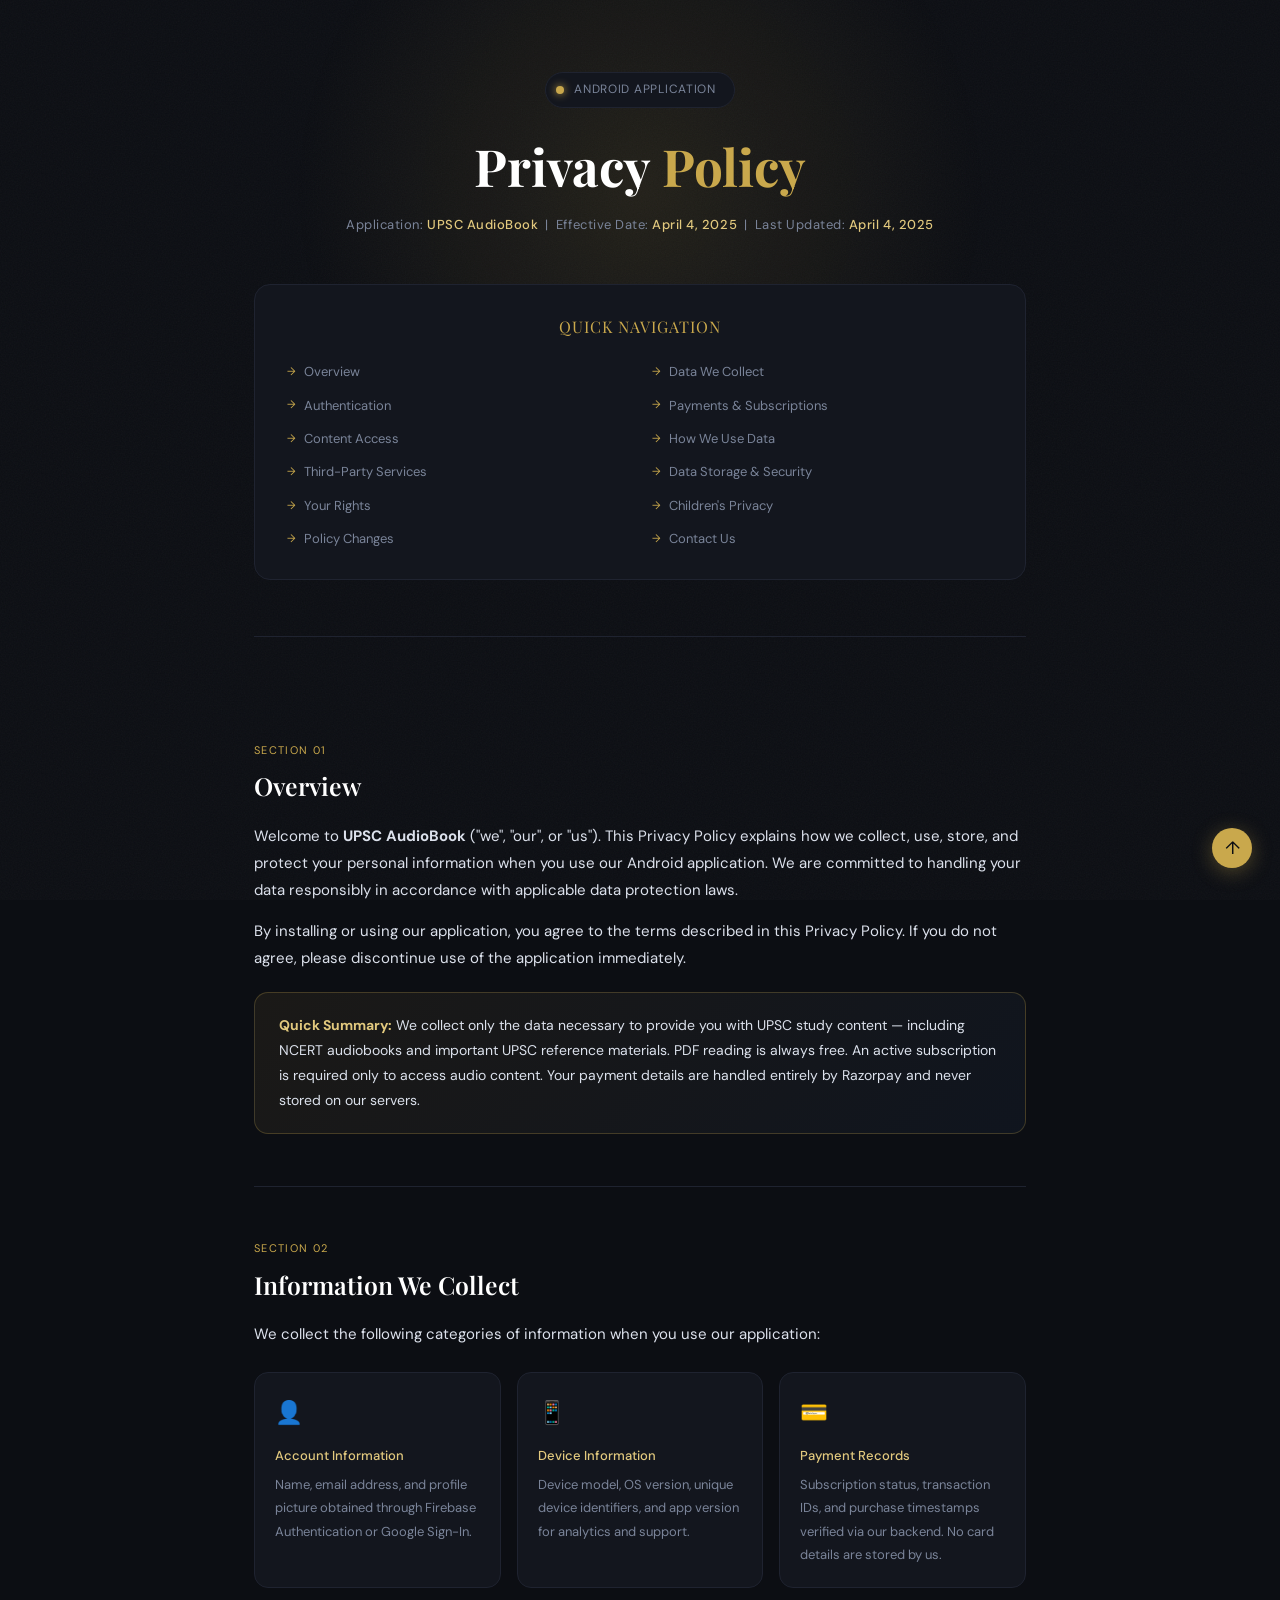
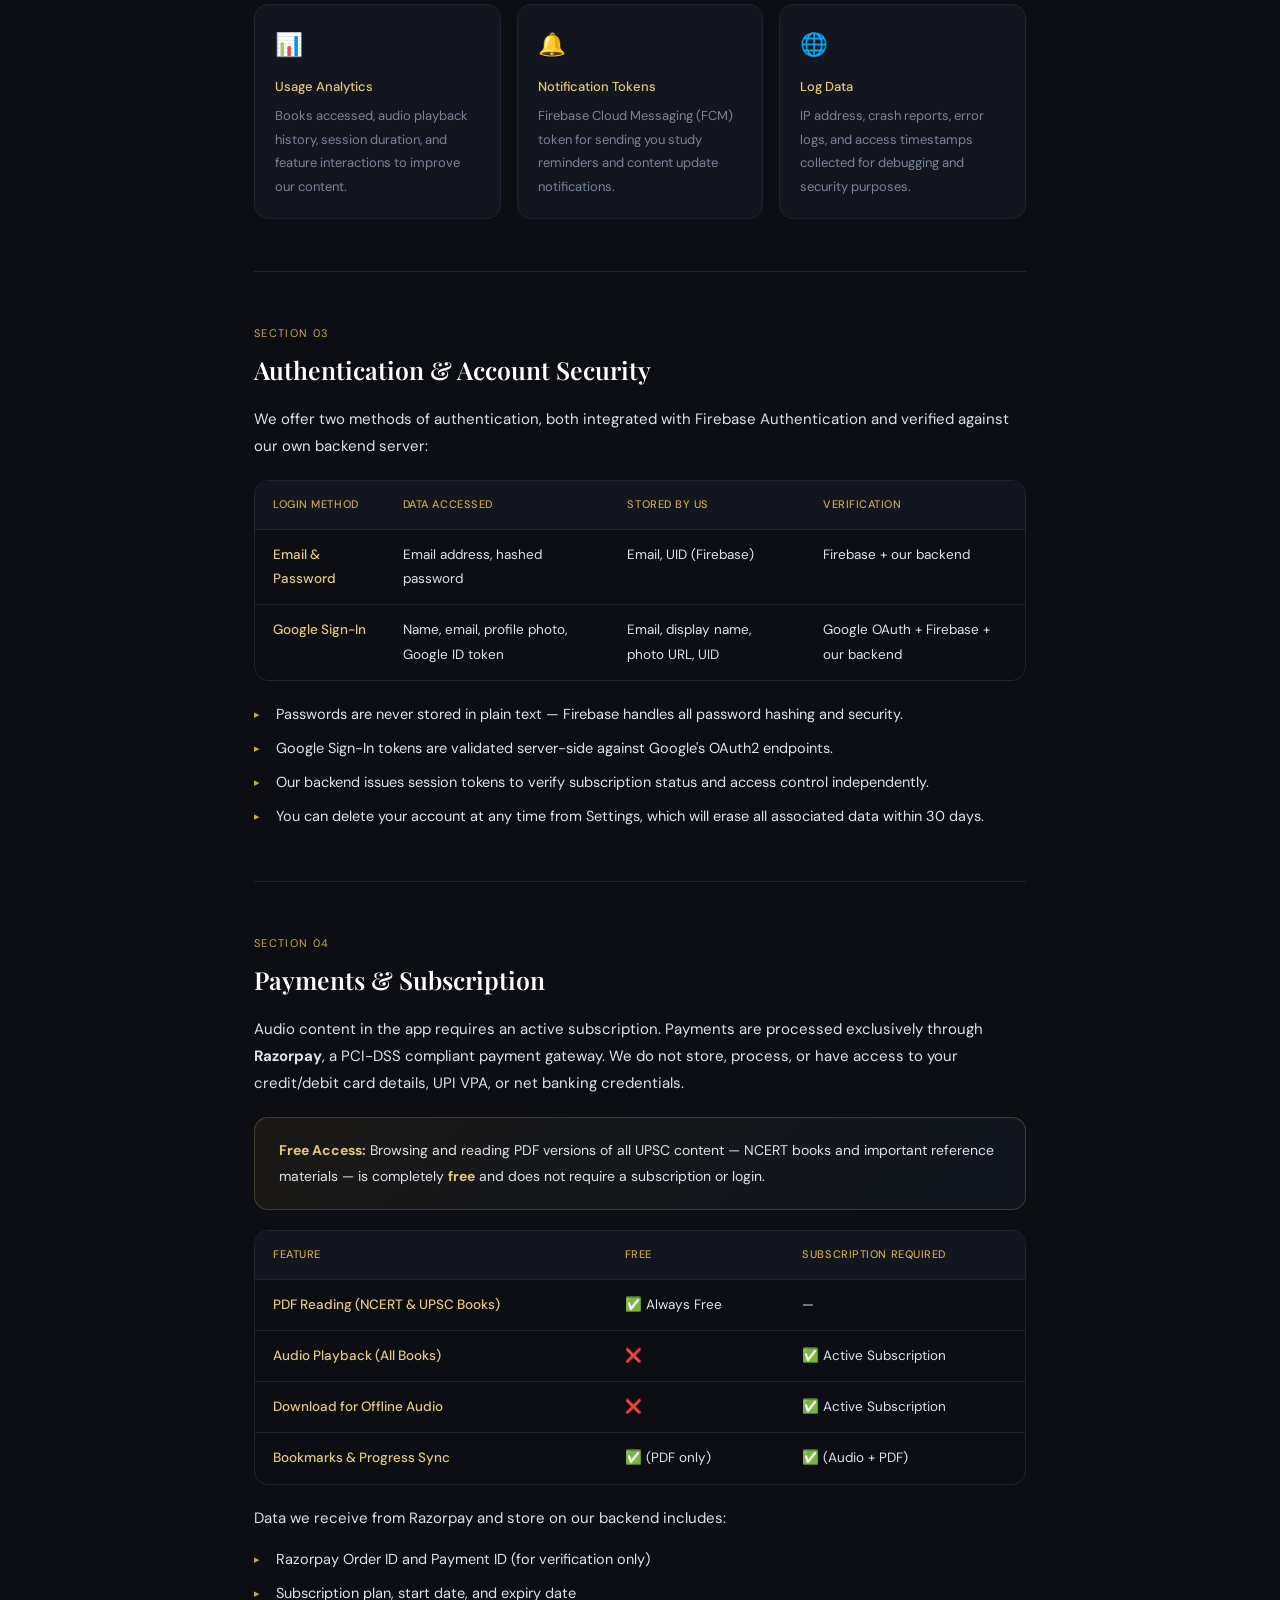
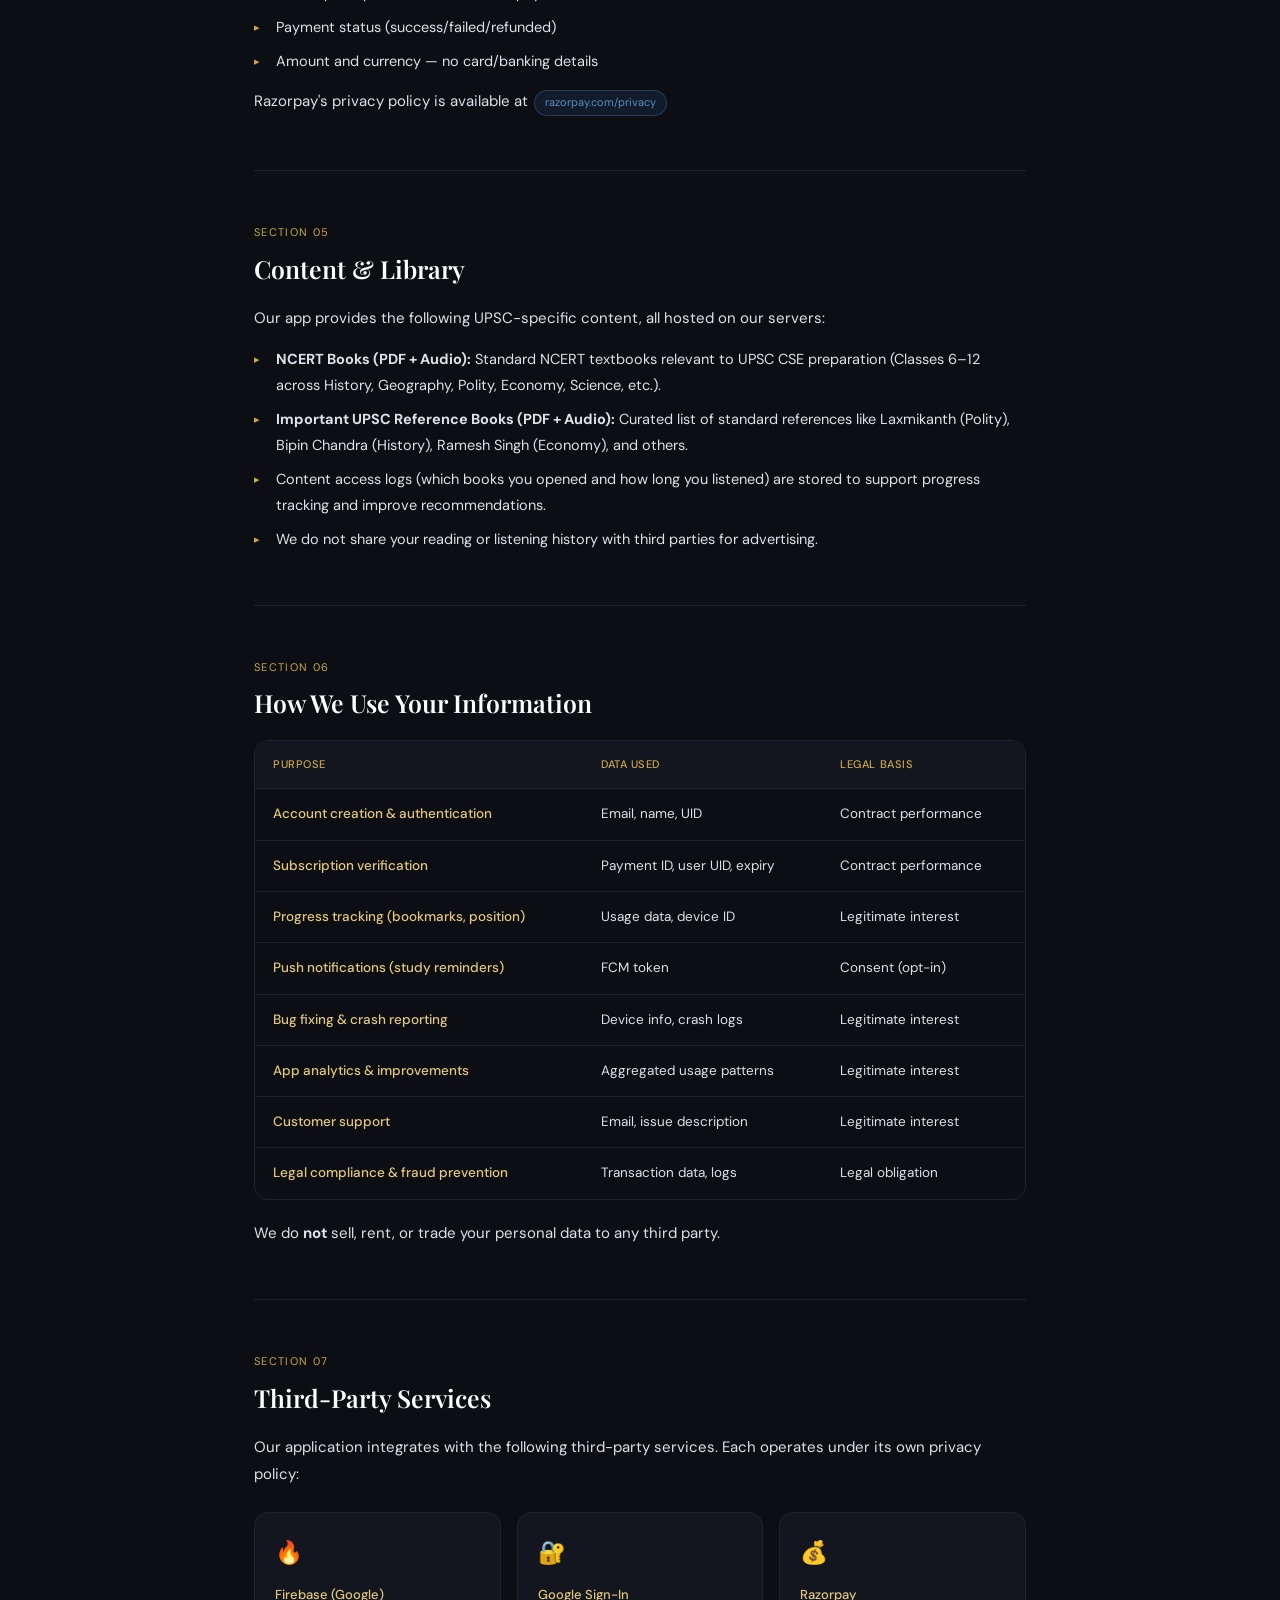
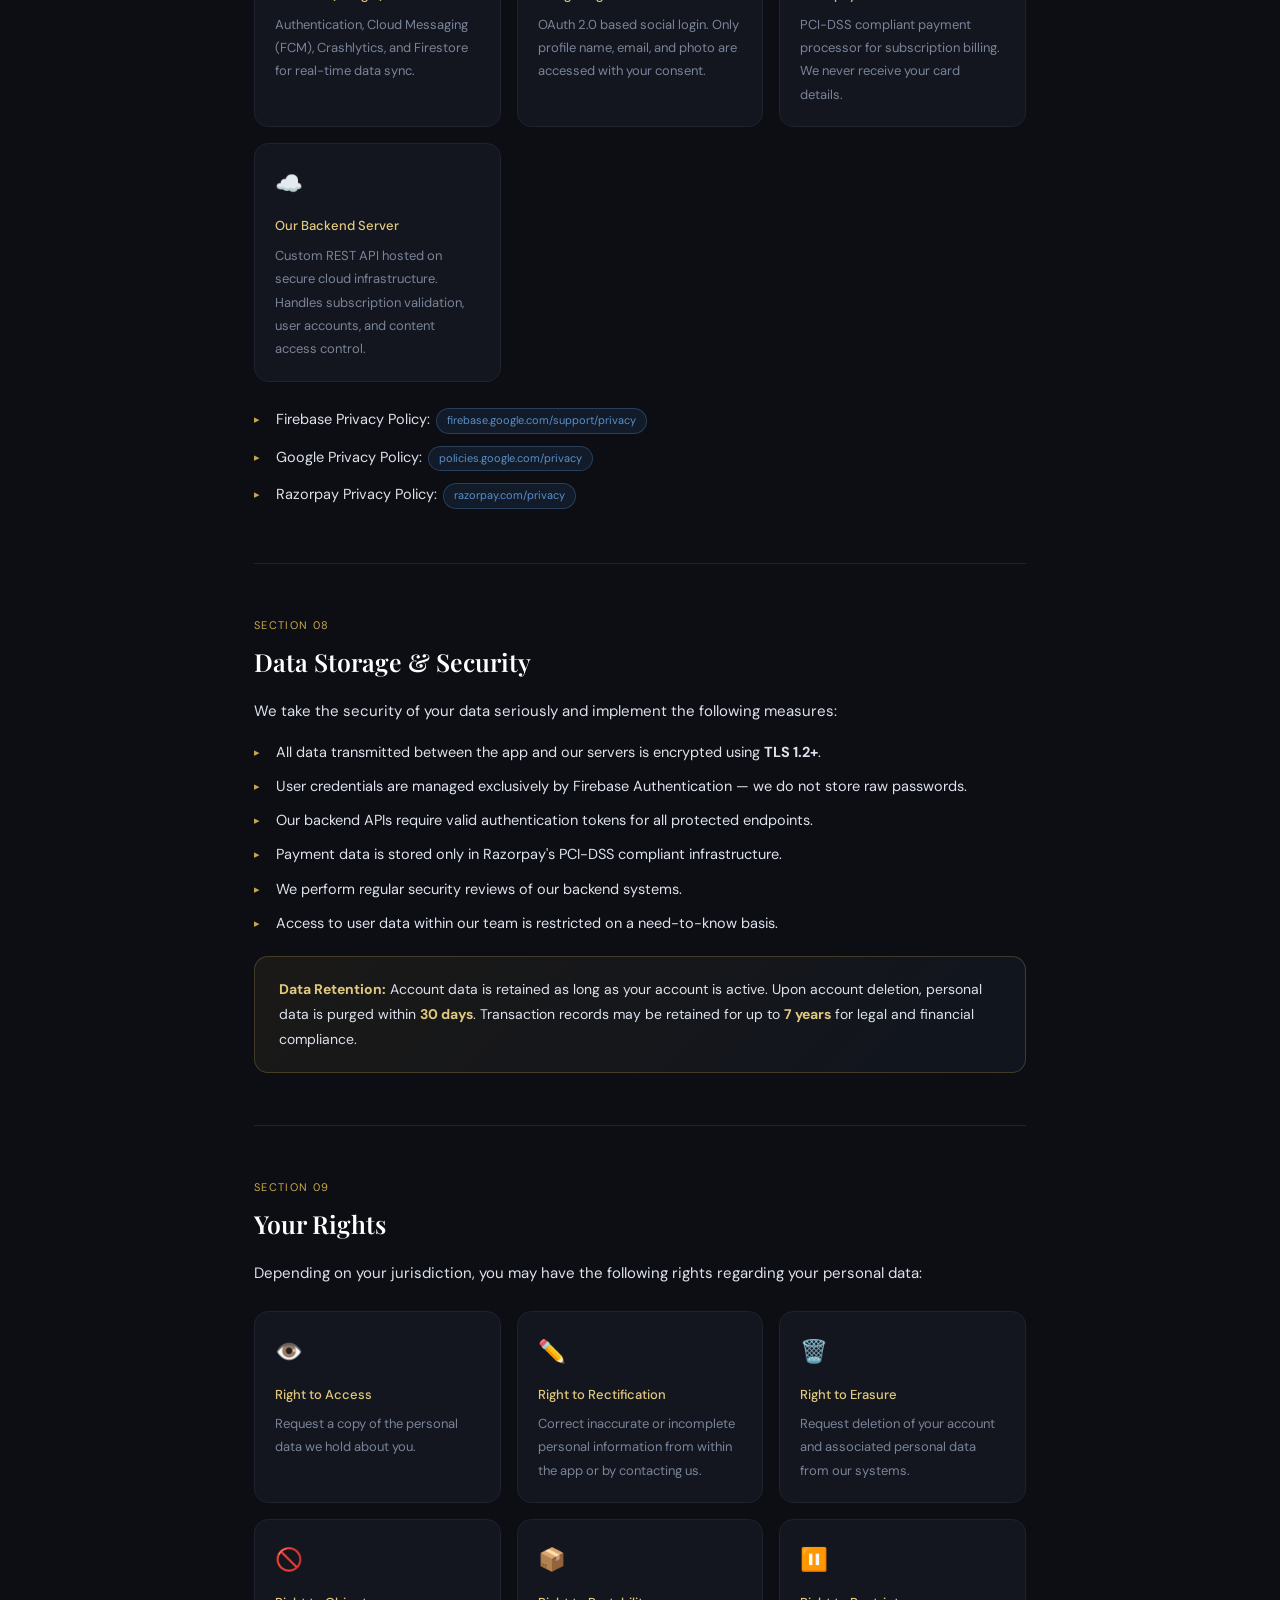
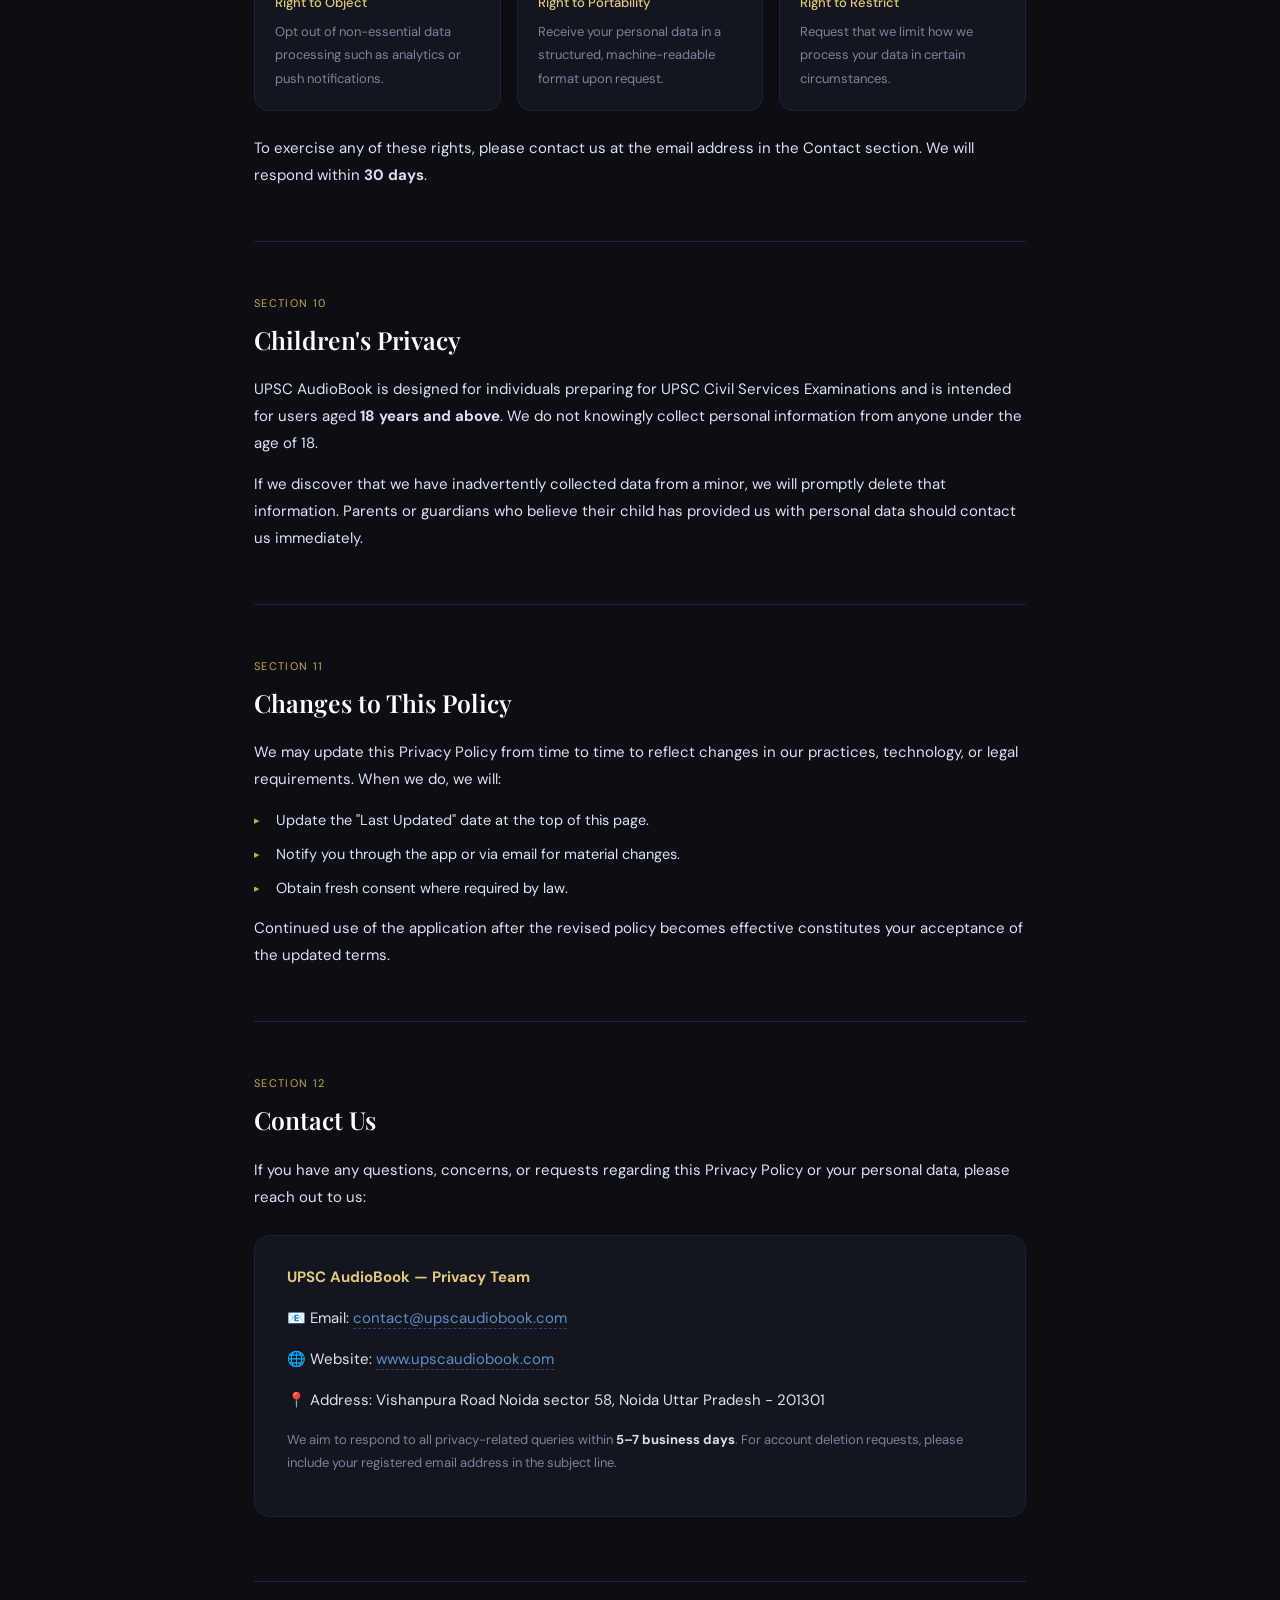
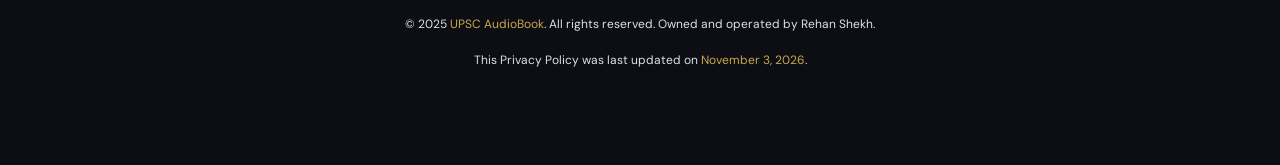
<file: audiobook-privacy-policy.html>
<!DOCTYPE html>
<html lang="en">
<head>
  <meta charset="UTF-8" />
  <meta name="viewport" content="width=device-width, initial-scale=1.0"/>
  <title>Privacy Policy — UPSC AudioBook</title>
  <link href="https://fonts.googleapis.com/css2?family=Playfair+Display:wght@400;600;700&family=DM+Sans:wght@300;400;500&display=swap" rel="stylesheet"/>
  <style>
    :root {
      --bg:        #0c0e13;
      --surface:   #13161e;
      --border:    #1f2330;
      --gold:      #c9a84c;
      --gold-lt:   #e2c97e;
      --text:      #dce1ec;
      --muted:     #7a8499;
      --accent:    #3a6ea8;
      --accent-lt: #5b8fc9;
    }

    *, *::before, *::after { box-sizing: border-box; margin: 0; padding: 0; }

    html { scroll-behavior: smooth; }

    body {
      background: var(--bg);
      color: var(--text);
      font-family: 'DM Sans', sans-serif;
      font-size: 15px;
      line-height: 1.8;
      min-height: 100vh;
    }

    /* ── decorative grain overlay ── */
    body::before {
      content: '';
      position: fixed; inset: 0;
      background-image: url("data:image/svg+xml,%3Csvg xmlns='http://www.w3.org/2000/svg' width='300' height='300'%3E%3Cfilter id='n'%3E%3CfeTurbulence type='fractalNoise' baseFrequency='0.75' numOctaves='4' stitchTiles='stitch'/%3E%3C/filter%3E%3Crect width='300' height='300' filter='url(%23n)' opacity='0.04'/%3E%3C/svg%3E");
      pointer-events: none;
      z-index: 0;
    }

    /* ── glowing orb behind hero ── */
    .orb {
      position: fixed;
      top: -160px; left: 50%;
      transform: translateX(-50%);
      width: 700px; height: 700px;
      border-radius: 50%;
      background: radial-gradient(circle, rgba(201,168,76,.12) 0%, transparent 70%);
      pointer-events: none;
      z-index: 0;
    }

    /* ── layout ── */
    .wrapper {
      position: relative; z-index: 1;
      max-width: 820px;
      margin: 0 auto;
      padding: 0 24px 80px;
    }

    /* ── header ── */
    header {
      text-align: center;
      padding: 72px 0 56px;
      border-bottom: 1px solid var(--border);
    }

    .app-badge {
      display: inline-flex;
      align-items: center;
      gap: 10px;
      background: var(--surface);
      border: 1px solid var(--border);
      border-radius: 40px;
      padding: 6px 18px 6px 10px;
      margin-bottom: 28px;
      font-size: 12px;
      color: var(--muted);
      letter-spacing: .06em;
      text-transform: uppercase;
    }

    .app-badge .dot {
      width: 8px; height: 8px;
      border-radius: 50%;
      background: var(--gold);
      box-shadow: 0 0 8px var(--gold);
      animation: pulse 2.4s ease-in-out infinite;
    }

    @keyframes pulse {
      0%,100% { opacity: 1; transform: scale(1); }
      50%      { opacity: .5; transform: scale(.8); }
    }

    h1 {
      font-family: 'Playfair Display', serif;
      font-size: clamp(2rem, 5vw, 3.2rem);
      font-weight: 700;
      color: #fff;
      line-height: 1.2;
      margin-bottom: 16px;
    }

    h1 span { color: var(--gold); }

    .meta {
      font-size: 13px;
      color: var(--muted);
      letter-spacing: .04em;
    }

    .meta strong { color: var(--gold-lt); font-weight: 500; }

    /* ── quick-nav ── */
    .toc {
      margin: 48px 0 0;
      background: var(--surface);
      border: 1px solid var(--border);
      border-radius: 16px;
      padding: 28px 32px;
      display: grid;
      grid-template-columns: repeat(auto-fill, minmax(220px, 1fr));
      gap: 10px 24px;
    }

    .toc-title {
      grid-column: 1 / -1;
      font-family: 'Playfair Display', serif;
      font-size: 1rem;
      color: var(--gold);
      margin-bottom: 8px;
      letter-spacing: .06em;
      text-transform: uppercase;
    }

    .toc a {
      display: flex;
      align-items: center;
      gap: 8px;
      color: var(--muted);
      text-decoration: none;
      font-size: 13px;
      transition: color .2s;
    }

    .toc a::before {
      content: '→';
      font-size: 11px;
      color: var(--gold);
      transition: transform .2s;
    }

    .toc a:hover { color: var(--text); }
    .toc a:hover::before { transform: translateX(4px); }

    /* ── sections ── */
    section {
      margin-top: 52px;
      padding-top: 52px;
      border-top: 1px solid var(--border);
    }

    section:first-of-type { border-top: none; margin-top: 52px; }

    .section-label {
      font-size: 11px;
      letter-spacing: .12em;
      text-transform: uppercase;
      color: var(--gold);
      margin-bottom: 10px;
    }

    h2 {
      font-family: 'Playfair Display', serif;
      font-size: 1.55rem;
      font-weight: 600;
      color: #fff;
      margin-bottom: 20px;
      line-height: 1.3;
    }

    p { color: var(--text); margin-bottom: 14px; }

    /* ── info cards ── */
    .cards {
      display: grid;
      grid-template-columns: repeat(auto-fill, minmax(220px, 1fr));
      gap: 16px;
      margin: 24px 0;
    }

    .card {
      background: var(--surface);
      border: 1px solid var(--border);
      border-radius: 14px;
      padding: 20px;
      transition: border-color .2s, transform .2s;
    }

    .card:hover {
      border-color: var(--gold);
      transform: translateY(-2px);
    }

    .card-icon {
      font-size: 1.4rem;
      margin-bottom: 10px;
    }

    .card-title {
      font-size: 13px;
      font-weight: 500;
      color: var(--gold-lt);
      margin-bottom: 6px;
    }

    .card p { font-size: 13px; color: var(--muted); margin: 0; }

    /* ── lists ── */
    ul, ol {
      padding-left: 0;
      list-style: none;
      margin-bottom: 14px;
    }

    li {
      position: relative;
      padding-left: 22px;
      color: var(--text);
      margin-bottom: 8px;
      font-size: 14.5px;
    }

    li::before {
      content: '▸';
      position: absolute; left: 0;
      color: var(--gold);
      font-size: 11px;
      top: 4px;
    }

    /* ── highlight box ── */
    .highlight {
      background: linear-gradient(135deg, rgba(201,168,76,.08), rgba(58,110,168,.08));
      border: 1px solid rgba(201,168,76,.25);
      border-radius: 14px;
      padding: 20px 24px;
      margin: 20px 0;
      font-size: 14px;
    }

    .highlight strong { color: var(--gold-lt); }

    /* ── table ── */
    .table-wrap {
      overflow-x: auto;
      margin: 20px 0;
      border-radius: 14px;
      border: 1px solid var(--border);
    }

    table {
      width: 100%;
      border-collapse: collapse;
      font-size: 13.5px;
    }

    thead tr { background: var(--surface); }
    thead th {
      padding: 14px 18px;
      text-align: left;
      color: var(--gold);
      font-weight: 500;
      letter-spacing: .05em;
      text-transform: uppercase;
      font-size: 11px;
      border-bottom: 1px solid var(--border);
    }

    tbody tr { border-bottom: 1px solid var(--border); transition: background .15s; }
    tbody tr:last-child { border-bottom: none; }
    tbody tr:hover { background: rgba(255,255,255,.02); }

    td {
      padding: 13px 18px;
      color: var(--text);
      vertical-align: top;
    }

    td:first-child { color: var(--gold-lt); font-weight: 500; }

    /* ── tag chips ── */
    .chip {
      display: inline-block;
      background: rgba(58,110,168,.15);
      border: 1px solid rgba(91,143,201,.3);
      color: var(--accent-lt);
      font-size: 11px;
      padding: 2px 10px;
      border-radius: 20px;
      margin: 2px;
    }

    /* ── contact card ── */
    .contact-box {
      background: var(--surface);
      border: 1px solid var(--border);
      border-radius: 16px;
      padding: 28px 32px;
      margin-top: 24px;
    }

    .contact-box a {
      color: var(--accent-lt);
      text-decoration: none;
      border-bottom: 1px dashed rgba(91,143,201,.4);
      transition: color .2s, border-color .2s;
    }

    .contact-box a:hover { color: var(--gold-lt); border-color: var(--gold); }

    /* ── footer ── */
    footer {
      margin-top: 64px;
      padding-top: 32px;
      border-top: 1px solid var(--border);
      text-align: center;
      font-size: 12px;
      color: var(--muted);
    }

    footer span { color: var(--gold); }

    /* ── scroll top ── */
    .back-top {
      position: fixed;
      bottom: 32px; right: 28px;
      background: var(--gold);
      color: #0c0e13;
      width: 40px; height: 40px;
      border-radius: 50%;
      display: flex; align-items: center; justify-content: center;
      font-size: 18px;
      text-decoration: none;
      box-shadow: 0 4px 20px rgba(201,168,76,.35);
      transition: transform .2s, box-shadow .2s;
      z-index: 10;
    }

    .back-top:hover {
      transform: translateY(-3px);
      box-shadow: 0 8px 28px rgba(201,168,76,.5);
    }

    /* ── entry animation ── */
    @keyframes fadeUp {
      from { opacity: 0; transform: translateY(22px); }
      to   { opacity: 1; transform: translateY(0); }
    }

    header, section, .toc {
      animation: fadeUp .6s ease both;
    }

    section:nth-of-type(1)  { animation-delay: .05s; }
    section:nth-of-type(2)  { animation-delay: .10s; }
    section:nth-of-type(3)  { animation-delay: .15s; }
    section:nth-of-type(4)  { animation-delay: .20s; }
    section:nth-of-type(5)  { animation-delay: .25s; }
    section:nth-of-type(6)  { animation-delay: .30s; }
    section:nth-of-type(7)  { animation-delay: .35s; }
    section:nth-of-type(8)  { animation-delay: .40s; }
    section:nth-of-type(9)  { animation-delay: .45s; }
    section:nth-of-type(10) { animation-delay: .50s; }
  </style>
</head>
<body>

<div class="orb"></div>

<div class="wrapper">

  <!-- ── HEADER ── -->
  <header>
    <div class="app-badge">
      <span class="dot"></span>
      Android Application
    </div>
    <h1>Privacy <span>Policy</span></h1>
    <p class="meta">
      Application: <strong>UPSC AudioBook</strong> &nbsp;|&nbsp;
      Effective Date: <strong>April 4, 2025</strong> &nbsp;|&nbsp;
      Last Updated: <strong>April 4, 2025</strong>
    </p>

    <!-- Table of Contents -->
    <nav class="toc">
      <div class="toc-title">Quick Navigation</div>
      <a href="#overview">Overview</a>
      <a href="#data-collected">Data We Collect</a>
      <a href="#auth">Authentication</a>
      <a href="#payments">Payments & Subscriptions</a>
      <a href="#content">Content Access</a>
      <a href="#usage">How We Use Data</a>
      <a href="#third-party">Third-Party Services</a>
      <a href="#storage">Data Storage & Security</a>
      <a href="#rights">Your Rights</a>
      <a href="#children">Children's Privacy</a>
      <a href="#changes">Policy Changes</a>
      <a href="#contact">Contact Us</a>
    </nav>
  </header>

  <!-- ── 1. OVERVIEW ── -->
  <section id="overview">
    <div class="section-label">Section 01</div>
    <h2>Overview</h2>
    <p>
      Welcome to <strong>UPSC AudioBook</strong> ("we", "our", or "us"). This Privacy Policy explains how we collect, use, store, and protect your personal information when you use our Android application. We are committed to handling your data responsibly in accordance with applicable data protection laws.
    </p>
    <p>
      By installing or using our application, you agree to the terms described in this Privacy Policy. If you do not agree, please discontinue use of the application immediately.
    </p>
    <div class="highlight">
      <strong>Quick Summary:</strong> We collect only the data necessary to provide you with UPSC study content — including NCERT audiobooks and important UPSC reference materials. PDF reading is always free. An active subscription is required only to access audio content. Your payment details are handled entirely by Razorpay and never stored on our servers.
    </div>
  </section>

  <!-- ── 2. DATA COLLECTED ── -->
  <section id="data-collected">
    <div class="section-label">Section 02</div>
    <h2>Information We Collect</h2>
    <p>We collect the following categories of information when you use our application:</p>

    <div class="cards">
      <div class="card">
        <div class="card-icon">👤</div>
        <div class="card-title">Account Information</div>
        <p>Name, email address, and profile picture obtained through Firebase Authentication or Google Sign-In.</p>
      </div>
      <div class="card">
        <div class="card-icon">📱</div>
        <div class="card-title">Device Information</div>
        <p>Device model, OS version, unique device identifiers, and app version for analytics and support.</p>
      </div>
      <div class="card">
        <div class="card-icon">💳</div>
        <div class="card-title">Payment Records</div>
        <p>Subscription status, transaction IDs, and purchase timestamps verified via our backend. No card details are stored by us.</p>
      </div>
      <div class="card">
        <div class="card-icon">📊</div>
        <div class="card-title">Usage Analytics</div>
        <p>Books accessed, audio playback history, session duration, and feature interactions to improve our content.</p>
      </div>
      <div class="card">
        <div class="card-icon">🔔</div>
        <div class="card-title">Notification Tokens</div>
        <p>Firebase Cloud Messaging (FCM) token for sending you study reminders and content update notifications.</p>
      </div>
      <div class="card">
        <div class="card-icon">🌐</div>
        <div class="card-title">Log Data</div>
        <p>IP address, crash reports, error logs, and access timestamps collected for debugging and security purposes.</p>
      </div>
    </div>
  </section>

  <!-- ── 3. AUTHENTICATION ── -->
  <section id="auth">
    <div class="section-label">Section 03</div>
    <h2>Authentication &amp; Account Security</h2>
    <p>We offer two methods of authentication, both integrated with Firebase Authentication and verified against our own backend server:</p>

    <div class="table-wrap">
      <table>
        <thead>
          <tr>
            <th>Login Method</th>
            <th>Data Accessed</th>
            <th>Stored By Us</th>
            <th>Verification</th>
          </tr>
        </thead>
        <tbody>
          <tr>
            <td>Email &amp; Password</td>
            <td>Email address, hashed password</td>
            <td>Email, UID (Firebase)</td>
            <td>Firebase + our backend</td>
          </tr>
          <tr>
            <td>Google Sign-In</td>
            <td>Name, email, profile photo, Google ID token</td>
            <td>Email, display name, photo URL, UID</td>
            <td>Google OAuth + Firebase + our backend</td>
          </tr>
        </tbody>
      </table>
    </div>

    <ul>
      <li>Passwords are never stored in plain text — Firebase handles all password hashing and security.</li>
      <li>Google Sign-In tokens are validated server-side against Google's OAuth2 endpoints.</li>
      <li>Our backend issues session tokens to verify subscription status and access control independently.</li>
      <li>You can delete your account at any time from Settings, which will erase all associated data within 30 days.</li>
    </ul>
  </section>

  <!-- ── 4. PAYMENTS ── -->
  <section id="payments">
    <div class="section-label">Section 04</div>
    <h2>Payments &amp; Subscription</h2>
    <p>
      Audio content in the app requires an active subscription. Payments are processed exclusively through <strong>Razorpay</strong>, a PCI-DSS compliant payment gateway. We do not store, process, or have access to your credit/debit card details, UPI VPA, or net banking credentials.
    </p>

    <div class="highlight">
      <strong>Free Access:</strong> Browsing and reading PDF versions of all UPSC content — NCERT books and important reference materials — is completely <strong>free</strong> and does not require a subscription or login.
    </div>

    <div class="table-wrap">
      <table>
        <thead>
          <tr>
            <th>Feature</th>
            <th>Free</th>
            <th>Subscription Required</th>
          </tr>
        </thead>
        <tbody>
          <tr>
            <td>PDF Reading (NCERT &amp; UPSC Books)</td>
            <td>✅ Always Free</td>
            <td>—</td>
          </tr>
          <tr>
            <td>Audio Playback (All Books)</td>
            <td>❌</td>
            <td>✅ Active Subscription</td>
          </tr>
          <tr>
            <td>Download for Offline Audio</td>
            <td>❌</td>
            <td>✅ Active Subscription</td>
          </tr>
          <tr>
            <td>Bookmarks &amp; Progress Sync</td>
            <td>✅ (PDF only)</td>
            <td>✅ (Audio + PDF)</td>
          </tr>
        </tbody>
      </table>
    </div>

    <p>Data we receive from Razorpay and store on our backend includes:</p>
    <ul>
      <li>Razorpay Order ID and Payment ID (for verification only)</li>
      <li>Subscription plan, start date, and expiry date</li>
      <li>Payment status (success/failed/refunded)</li>
      <li>Amount and currency — no card/banking details</li>
    </ul>

    <p>Razorpay's privacy policy is available at <span class="chip">razorpay.com/privacy</span></p>
  </section>

  <!-- ── 5. CONTENT ── -->
  <section id="content">
    <div class="section-label">Section 05</div>
    <h2>Content &amp; Library</h2>
    <p>Our app provides the following UPSC-specific content, all hosted on our servers:</p>
    <ul>
      <li><strong>NCERT Books (PDF + Audio):</strong> Standard NCERT textbooks relevant to UPSC CSE preparation (Classes 6–12 across History, Geography, Polity, Economy, Science, etc.).</li>
      <li><strong>Important UPSC Reference Books (PDF + Audio):</strong> Curated list of standard references like Laxmikanth (Polity), Bipin Chandra (History), Ramesh Singh (Economy), and others.</li>
      <li>Content access logs (which books you opened and how long you listened) are stored to support progress tracking and improve recommendations.</li>
      <li>We do not share your reading or listening history with third parties for advertising.</li>
    </ul>
  </section>

  <!-- ── 6. HOW WE USE DATA ── -->
  <section id="usage">
    <div class="section-label">Section 06</div>
    <h2>How We Use Your Information</h2>

    <div class="table-wrap">
      <table>
        <thead>
          <tr>
            <th>Purpose</th>
            <th>Data Used</th>
            <th>Legal Basis</th>
          </tr>
        </thead>
        <tbody>
          <tr>
            <td>Account creation &amp; authentication</td>
            <td>Email, name, UID</td>
            <td>Contract performance</td>
          </tr>
          <tr>
            <td>Subscription verification</td>
            <td>Payment ID, user UID, expiry</td>
            <td>Contract performance</td>
          </tr>
          <tr>
            <td>Progress tracking (bookmarks, position)</td>
            <td>Usage data, device ID</td>
            <td>Legitimate interest</td>
          </tr>
          <tr>
            <td>Push notifications (study reminders)</td>
            <td>FCM token</td>
            <td>Consent (opt-in)</td>
          </tr>
          <tr>
            <td>Bug fixing &amp; crash reporting</td>
            <td>Device info, crash logs</td>
            <td>Legitimate interest</td>
          </tr>
          <tr>
            <td>App analytics &amp; improvements</td>
            <td>Aggregated usage patterns</td>
            <td>Legitimate interest</td>
          </tr>
          <tr>
            <td>Customer support</td>
            <td>Email, issue description</td>
            <td>Legitimate interest</td>
          </tr>
          <tr>
            <td>Legal compliance &amp; fraud prevention</td>
            <td>Transaction data, logs</td>
            <td>Legal obligation</td>
          </tr>
        </tbody>
      </table>
    </div>

    <p>We do <strong>not</strong> sell, rent, or trade your personal data to any third party.</p>
  </section>

  <!-- ── 7. THIRD-PARTY ── -->
  <section id="third-party">
    <div class="section-label">Section 07</div>
    <h2>Third-Party Services</h2>
    <p>Our application integrates with the following third-party services. Each operates under its own privacy policy:</p>

    <div class="cards">
      <div class="card">
        <div class="card-icon">🔥</div>
        <div class="card-title">Firebase (Google)</div>
        <p>Authentication, Cloud Messaging (FCM), Crashlytics, and Firestore for real-time data sync.</p>
      </div>
      <div class="card">
        <div class="card-icon">🔐</div>
        <div class="card-title">Google Sign-In</div>
        <p>OAuth 2.0 based social login. Only profile name, email, and photo are accessed with your consent.</p>
      </div>
      <div class="card">
        <div class="card-icon">💰</div>
        <div class="card-title">Razorpay</div>
        <p>PCI-DSS compliant payment processor for subscription billing. We never receive your card details.</p>
      </div>
      <div class="card">
        <div class="card-icon">☁️</div>
        <div class="card-title">Our Backend Server</div>
        <p>Custom REST API hosted on secure cloud infrastructure. Handles subscription validation, user accounts, and content access control.</p>
      </div>
    </div>

    <ul>
      <li>Firebase Privacy Policy: <span class="chip">firebase.google.com/support/privacy</span></li>
      <li>Google Privacy Policy: <span class="chip">policies.google.com/privacy</span></li>
      <li>Razorpay Privacy Policy: <span class="chip">razorpay.com/privacy</span></li>
    </ul>
  </section>

  <!-- ── 8. STORAGE & SECURITY ── -->
  <section id="storage">
    <div class="section-label">Section 08</div>
    <h2>Data Storage &amp; Security</h2>
    <p>We take the security of your data seriously and implement the following measures:</p>
    <ul>
      <li>All data transmitted between the app and our servers is encrypted using <strong>TLS 1.2+</strong>.</li>
      <li>User credentials are managed exclusively by Firebase Authentication — we do not store raw passwords.</li>
      <li>Our backend APIs require valid authentication tokens for all protected endpoints.</li>
      <li>Payment data is stored only in Razorpay's PCI-DSS compliant infrastructure.</li>
      <li>We perform regular security reviews of our backend systems.</li>
      <li>Access to user data within our team is restricted on a need-to-know basis.</li>
    </ul>

    <div class="highlight">
      <strong>Data Retention:</strong> Account data is retained as long as your account is active. Upon account deletion, personal data is purged within <strong>30 days</strong>. Transaction records may be retained for up to <strong>7 years</strong> for legal and financial compliance.
    </div>
  </section>

  <!-- ── 9. YOUR RIGHTS ── -->
  <section id="rights">
    <div class="section-label">Section 09</div>
    <h2>Your Rights</h2>
    <p>Depending on your jurisdiction, you may have the following rights regarding your personal data:</p>

    <div class="cards">
      <div class="card">
        <div class="card-icon">👁️</div>
        <div class="card-title">Right to Access</div>
        <p>Request a copy of the personal data we hold about you.</p>
      </div>
      <div class="card">
        <div class="card-icon">✏️</div>
        <div class="card-title">Right to Rectification</div>
        <p>Correct inaccurate or incomplete personal information from within the app or by contacting us.</p>
      </div>
      <div class="card">
        <div class="card-icon">🗑️</div>
        <div class="card-title">Right to Erasure</div>
        <p>Request deletion of your account and associated personal data from our systems.</p>
      </div>
      <div class="card">
        <div class="card-icon">🚫</div>
        <div class="card-title">Right to Object</div>
        <p>Opt out of non-essential data processing such as analytics or push notifications.</p>
      </div>
      <div class="card">
        <div class="card-icon">📦</div>
        <div class="card-title">Right to Portability</div>
        <p>Receive your personal data in a structured, machine-readable format upon request.</p>
      </div>
      <div class="card">
        <div class="card-icon">⏸️</div>
        <div class="card-title">Right to Restrict</div>
        <p>Request that we limit how we process your data in certain circumstances.</p>
      </div>
    </div>

    <p>To exercise any of these rights, please contact us at the email address in the Contact section. We will respond within <strong>30 days</strong>.</p>
  </section>

  <!-- ── 10. CHILDREN ── -->
  <section id="children">
    <div class="section-label">Section 10</div>
    <h2>Children's Privacy</h2>
    <p>
      UPSC AudioBook is designed for individuals preparing for UPSC Civil Services Examinations and is intended for users aged <strong>18 years and above</strong>. We do not knowingly collect personal information from anyone under the age of 18.
    </p>
    <p>
      If we discover that we have inadvertently collected data from a minor, we will promptly delete that information. Parents or guardians who believe their child has provided us with personal data should contact us immediately.
    </p>
  </section>

  <!-- ── 11. CHANGES ── -->
  <section id="changes">
    <div class="section-label">Section 11</div>
    <h2>Changes to This Policy</h2>
    <p>
      We may update this Privacy Policy from time to time to reflect changes in our practices, technology, or legal requirements. When we do, we will:
    </p>
    <ul>
      <li>Update the "Last Updated" date at the top of this page.</li>
      <li>Notify you through the app or via email for material changes.</li>
      <li>Obtain fresh consent where required by law.</li>
    </ul>
    <p>
      Continued use of the application after the revised policy becomes effective constitutes your acceptance of the updated terms.
    </p>
  </section>

  <!-- ── 12. CONTACT ── -->
  <section id="contact">
    <div class="section-label">Section 12</div>
    <h2>Contact Us</h2>
    <p>If you have any questions, concerns, or requests regarding this Privacy Policy or your personal data, please reach out to us:</p>

    <div class="contact-box">
      <p><strong style="color:var(--gold-lt);">UPSC AudioBook — Privacy Team</strong></p>
      <p>📧 Email: <a href="mailto:contact@upscaudiobook.com">contact@upscaudiobook.com</a></p>
      <p>🌐 Website: <a href="#">www.upscaudiobook.com</a></p>
      <p>📍 Address: Vishanpura Road Noida sector 58, Noida Uttar Pradesh - 201301</p>
      <p style="margin-top:14px; font-size:13px; color:var(--muted);">
        We aim to respond to all privacy-related queries within <strong style="color:var(--text);">5–7 business days</strong>. For account deletion requests, please include your registered email address in the subject line.
      </p>
    </div>
  </section>

  <!-- ── FOOTER ── -->
  <footer>
    <p>© 2025 <span>UPSC AudioBook</span>. All rights reserved. Owned and operated by Rehan Shekh.</p>
    <p style="margin-top:6px;">This Privacy Policy was last updated on <span>November 3, 2026</span>.</p>
  </footer>

</div>

<!-- Back to top -->
<a class="back-top" href="#" title="Back to top">↑</a>

</body>
</html>
</file>
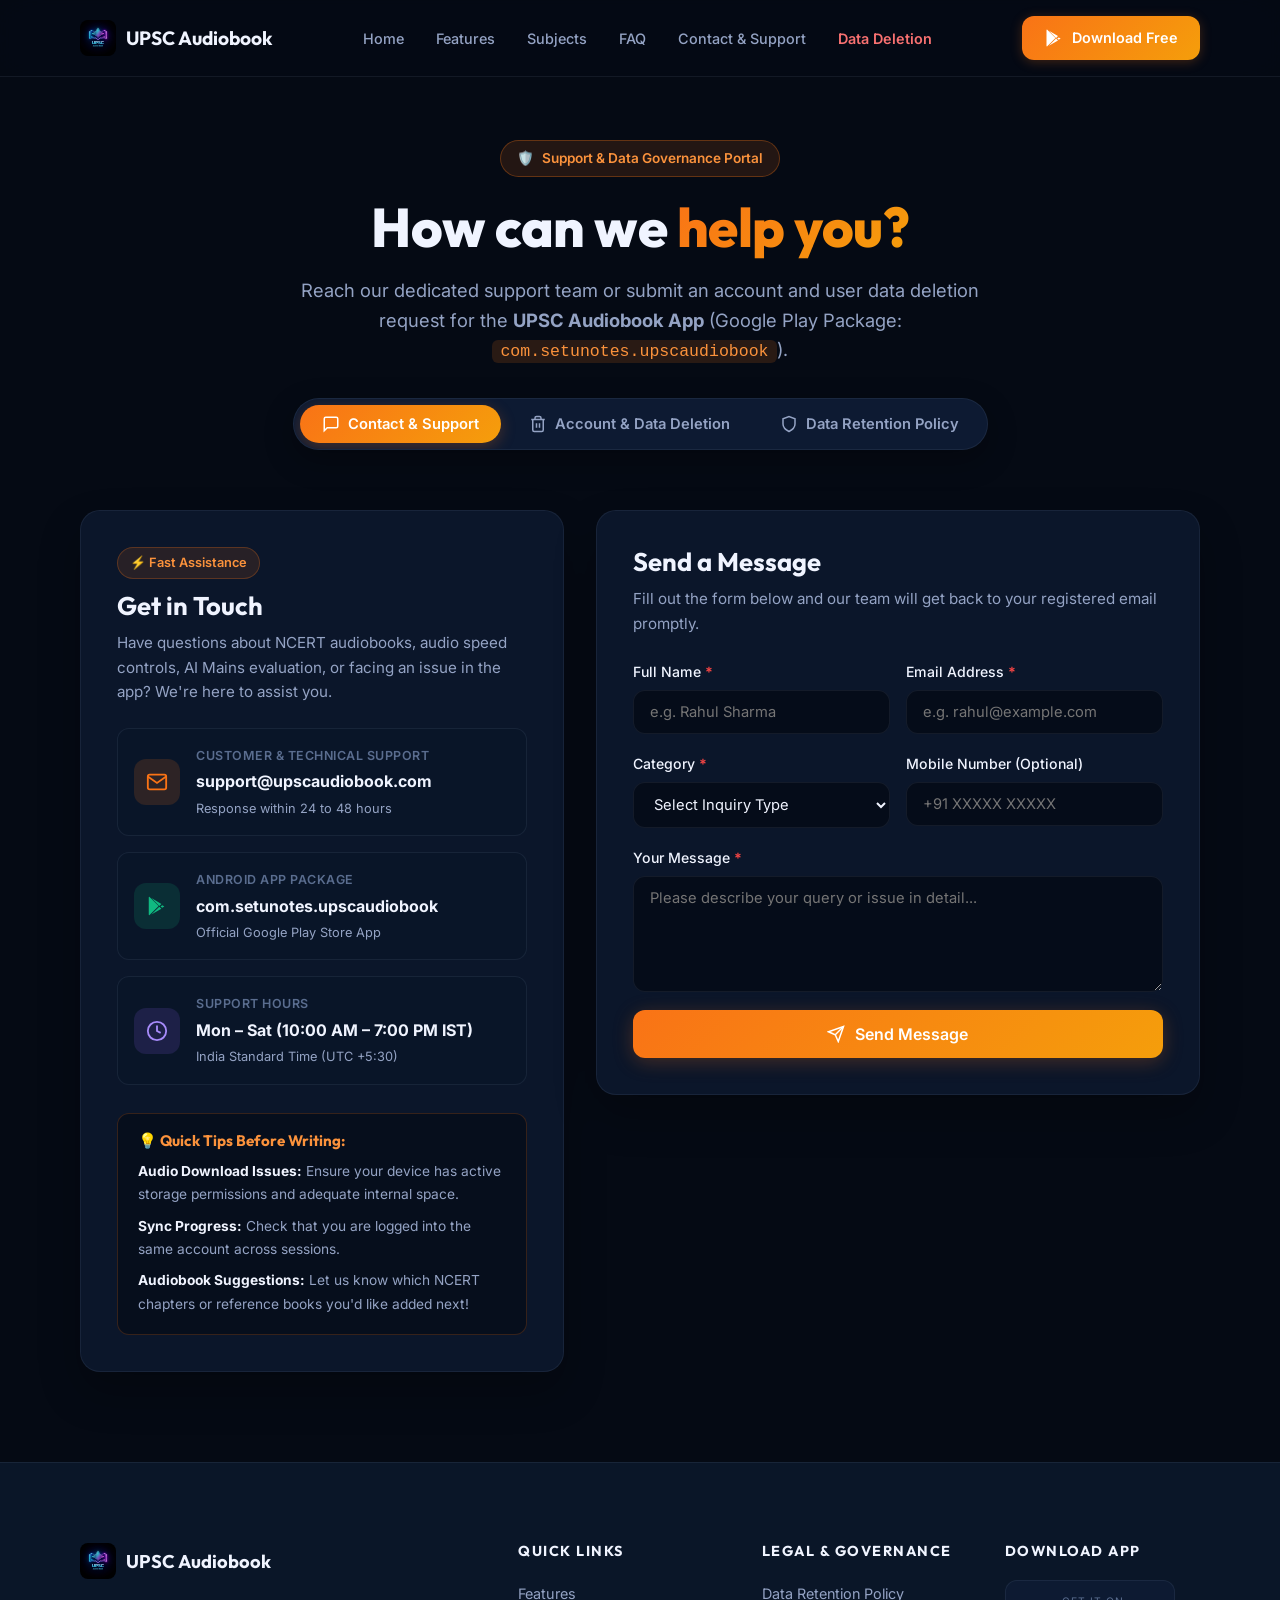
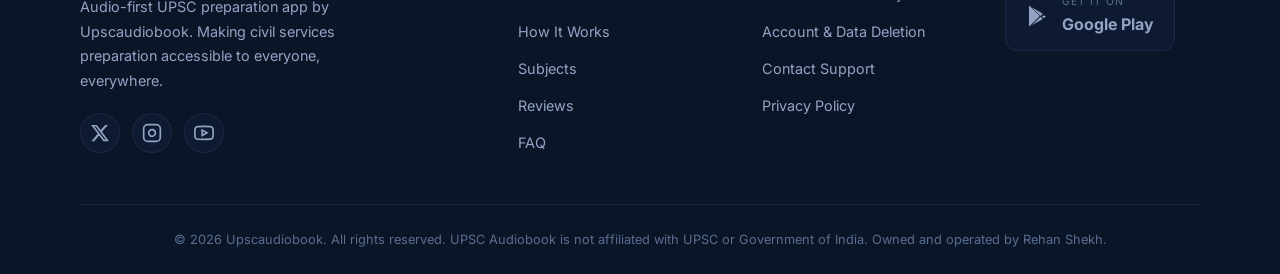
<file: contact.html>
<!DOCTYPE html>
<html lang="en" dir="ltr">

<head>
    <meta charset="UTF-8">
    <meta name="viewport" content="width=device-width, initial-scale=1.0">

    <!-- ===== PRIMARY SEO ===== -->
    <title>Contact Us & Data Deletion Request – UPSC Audiobook App</title>
    <meta name="description"
        content="Contact UPSC Audiobook support team or submit an account and data deletion request for the UPSC Audiobook Android app (com.setunotes.upscaudiobook). Fast support and transparent data governance.">
    <meta name="keywords"
        content="UPSC Audiobook contact, UPSC Audiobook support, delete account UPSC Audiobook, data deletion request, Google Play data safety, UPSC Audiobook help, Setu Notes contact">
    <meta name="author" content="Upscaudiobook">
    <meta name="robots" content="index, follow">
    <link rel="canonical" href="https://upscaudiobook.com/contact.html">

    <!-- ===== OPEN GRAPH ===== -->
    <meta property="og:title" content="Contact Us & Data Deletion – UPSC Audiobook App">
    <meta property="og:description"
        content="Get in touch with UPSC Audiobook support or request account and user data deletion in compliance with Google Play Data Safety policies.">
    <meta property="og:type" content="website">
    <meta property="og:url" content="https://upscaudiobook.com/contact.html">
    <meta property="og:image" content="https://upscaudiobook.com/assets/og-image.jpg">
    <meta property="og:site_name" content="UPSC Audiobook">

    <!-- ===== TWITTER CARD ===== -->
    <meta name="twitter:card" content="summary_large_image">
    <meta name="twitter:title" content="Contact Us & Data Deletion – UPSC Audiobook App">
    <meta name="twitter:description"
        content="Customer support and official data deletion request portal for UPSC Audiobook app.">
    <meta name="twitter:image" content="https://upscaudiobook.com/assets/og-image.jpg">

    <!-- ===== THEME & ICONS ===== -->
    <meta name="theme-color" content="#f97316">
    <link rel="icon" type="image/jpeg" href="assets/app-icon.png">
    <link rel="apple-touch-icon" href="assets/app-icon.png">

    <!-- ===== STRUCTURED DATA ===== -->
    <script type="application/ld+json">
    {
        "@context": "https://schema.org",
        "@type": "ContactPage",
        "name": "Contact Us & Data Deletion Portal - UPSC Audiobook",
        "url": "https://upscaudiobook.com/contact.html",
        "description": "Contact UPSC Audiobook support or request account and personal data deletion for com.setunotes.upscaudiobook.",
        "publisher": {
            "@type": "Organization",
            "name": "Upscaudiobook",
            "url": "https://upscaudiobook.com/",
            "logo": "https://upscaudiobook.com/assets/app-icon.png"
        }
    }
    </script>
    <script type="application/ld+json">
    {
        "@context": "https://schema.org",
        "@type": "BreadcrumbList",
        "itemListElement": [
            {
                "@type": "ListItem",
                "position": 1,
                "name": "Home",
                "item": "https://upscaudiobook.com/"
            },
            {
                "@type": "ListItem",
                "position": 2,
                "name": "Contact & Data Deletion",
                "item": "https://upscaudiobook.com/contact.html"
            }
        ]
    }
    </script>

    <!-- ===== FONTS & STYLES ===== -->
    <link rel="preconnect" href="https://fonts.googleapis.com">
    <link rel="preconnect" href="https://fonts.gstatic.com" crossorigin>
    <link
        href="https://fonts.googleapis.com/css2?family=Inter:wght@300;400;500;600;700;800;900&family=Outfit:wght@300;400;500;600;700;800&display=swap"
        rel="stylesheet">
    <link rel="stylesheet" href="styles.css">
</head>

<body>
    <!-- ============ NAVBAR ============ -->
    <nav id="navbar" class="navbar page-navbar">
        <div class="container nav-container">
            <a href="index.html" class="nav-logo" id="nav-logo">
                <img src="assets/app-icon.png" alt="UPSC Audiobook App" class="nav-logo-img">
                <span>UPSC Audiobook</span>
            </a>
            <ul class="nav-links" id="nav-links">
                <li><a href="index.html">Home</a></li>
                <li><a href="index.html#features">Features</a></li>
                <li><a href="index.html#subjects">Subjects</a></li>
                <li><a href="index.html#faq">FAQ</a></li>
                <li><a href="#contact" class="active">Contact & Support</a></li>
                <li><a href="#deletion" class="highlight-link">Data Deletion</a></li>
            </ul>
            <a href="https://play.google.com/store/apps/details?id=com.setunotes.upscaudiobook" target="_blank"
                rel="noopener" class="nav-cta" id="nav-cta-button">
                <svg width="20" height="20" viewBox="0 0 24 24" fill="currentColor">
                    <path
                        d="M3.609 1.814L13.792 12 3.609 22.186a.996.996 0 0 1-.609-.92V2.734a1 1 0 0 1 .609-.92zm10.89 10.893l2.302 2.302-10.937 6.333 8.635-8.635zm3.199-1.4l2.302 1.328-2.302 1.328-1.811-1.328 1.811-1.328zM5.864 3.363L16.8 9.696l-2.302 2.302-8.635-8.635z" />
                </svg>
                Download Free
            </a>
            <button class="nav-toggle" id="nav-toggle" aria-label="Toggle navigation">
                <span></span><span></span><span></span>
            </button>
        </div>
    </nav>

    <!-- ============ MAIN CONTENT ============ -->
    <main class="contact-page-wrapper">
        <!-- Page Header -->
        <header class="contact-header">
            <div class="container">
                <div class="contact-header-badge">
                    <span class="badge-icon">🛡️</span>
                    <span>Support & Data Governance Portal</span>
                </div>
                <h1 class="contact-title">How can we <span class="gradient-text">help you?</span></h1>
                <p class="contact-subtitle">
                    Reach our dedicated support team or submit an account and user data deletion request for the <strong>UPSC Audiobook App</strong> (Google Play Package: <code>com.setunotes.upscaudiobook</code>).
                </p>

                <!-- Navigation Tabs / Quick Jump -->
                <div class="portal-nav-tabs" role="tablist">
                    <button class="portal-tab active" id="tab-btn-contact" role="tab" aria-selected="true" aria-controls="panel-contact" onclick="switchPortalTab('contact')">
                        <svg width="18" height="18" viewBox="0 0 24 24" fill="none" stroke="currentColor" stroke-width="2">
                            <path d="M21 15a2 2 0 0 1-2 2H7l-4 4V5a2 2 0 0 1 2-2h14a2 2 0 0 1 2 2z"></path>
                        </svg>
                        Contact & Support
                    </button>
                    <button class="portal-tab" id="tab-btn-deletion" role="tab" aria-selected="false" aria-controls="panel-deletion" onclick="switchPortalTab('deletion')">
                        <svg width="18" height="18" viewBox="0 0 24 24" fill="none" stroke="currentColor" stroke-width="2">
                            <path d="M3 6h18"></path>
                            <path d="M19 6v14a2 2 0 0 1-2 2H7a2 2 0 0 1-2-2V6m3 0V4a2 2 0 0 1 2-2h4a2 2 0 0 1 2 2v2"></path>
                            <line x1="10" y1="11" x2="10" y2="17"></line>
                            <line x1="14" y1="11" x2="14" y2="17"></line>
                        </svg>
                        Account & Data Deletion
                    </button>
                    <button class="portal-tab" id="tab-btn-policy" role="tab" aria-selected="false" aria-controls="panel-policy" onclick="switchPortalTab('policy')">
                        <svg width="18" height="18" viewBox="0 0 24 24" fill="none" stroke="currentColor" stroke-width="2">
                            <path d="M12 22s8-4 8-10V5l-8-3-8 3v7c0 6 8 10 8 10z"></path>
                        </svg>
                        Data Retention Policy
                    </button>
                </div>
            </div>
        </header>

        <div class="container contact-main-container">
            <!-- ================= TAB 1: CONTACT & SUPPORT ================= -->
            <section id="panel-contact" class="portal-panel active" role="tabpanel" aria-labelledby="tab-btn-contact">
                <div class="contact-grid">
                    <!-- Left: Contact Information & Channels -->
                    <div class="contact-info-card">
                        <div class="card-accent-pill">⚡ Fast Assistance</div>
                        <h2 class="section-card-title">Get in Touch</h2>
                        <p class="section-card-desc">
                            Have questions about NCERT audiobooks, audio speed controls, AI Mains evaluation, or facing an issue in the app? We're here to assist you.
                        </p>

                        <div class="contact-methods-list">
                            <a href="mailto:support@upscaudiobook.com" class="contact-method-item">
                                <div class="contact-icon-box email-icon">
                                    <svg width="22" height="22" viewBox="0 0 24 24" fill="none" stroke="currentColor" stroke-width="2">
                                        <path d="M4 4h16c1.1 0 2 .9 2 2v12c0 1.1-.9 2-2 2H4c-1.1 0-2-.9-2-2V6c0-1.1.9-2 2-2z"></path>
                                        <polyline points="22,6 12,13 2,6"></polyline>
                                    </svg>
                                </div>
                                <div class="contact-method-details">
                                    <span class="method-label">Customer & Technical Support</span>
                                    <strong class="method-val">support@upscaudiobook.com</strong>
                                    <span class="method-sub">Response within 24 to 48 hours</span>
                                </div>
                            </a>

                            <div class="contact-method-item">
                                <div class="contact-icon-box app-icon-box">
                                    <svg width="22" height="22" viewBox="0 0 24 24" fill="currentColor">
                                        <path d="M3.609 1.814L13.792 12 3.609 22.186a.996.996 0 0 1-.609-.92V2.734a1 1 0 0 1 .609-.92zm10.89 10.893l2.302 2.302-10.937 6.333 8.635-8.635zm3.199-1.4l2.302 1.328-2.302 1.328-1.811-1.328 1.811-1.328zM5.864 3.363L16.8 9.696l-2.302 2.302-8.635-8.635z" />
                                    </svg>
                                </div>
                                <div class="contact-method-details">
                                    <span class="method-label">Android App Package</span>
                                    <strong class="method-val">com.setunotes.upscaudiobook</strong>
                                    <span class="method-sub">Official Google Play Store App</span>
                                </div>
                            </div>

                            <div class="contact-method-item">
                                <div class="contact-icon-box clock-icon">
                                    <svg width="22" height="22" viewBox="0 0 24 24" fill="none" stroke="currentColor" stroke-width="2">
                                        <circle cx="12" cy="12" r="10"></circle>
                                        <polyline points="12 6 12 12 16 14"></polyline>
                                    </svg>
                                </div>
                                <div class="contact-method-details">
                                    <span class="method-label">Support Hours</span>
                                    <strong class="method-val">Mon – Sat (10:00 AM – 7:00 PM IST)</strong>
                                    <span class="method-sub">India Standard Time (UTC +5:30)</span>
                                </div>
                            </div>
                        </div>

                        <!-- FAQ Quick Card -->
                        <div class="quick-faq-box">
                            <h4>💡 Quick Tips Before Writing:</h4>
                            <ul>
                                <li><strong>Audio Download Issues:</strong> Ensure your device has active storage permissions and adequate internal space.</li>
                                <li><strong>Sync Progress:</strong> Check that you are logged into the same account across sessions.</li>
                                <li><strong>Audiobook Suggestions:</strong> Let us know which NCERT chapters or reference books you'd like added next!</li>
                            </ul>
                        </div>
                    </div>

                    <!-- Right: Interactive Contact Form -->
                    <div class="contact-form-card">
                        <h2 class="section-card-title">Send a Message</h2>
                        <p class="section-card-desc">Fill out the form below and our team will get back to your registered email promptly.</p>

                        <form id="general-contact-form" class="portal-form" onsubmit="handleContactSubmit(event)">
                            <div class="form-row">
                                <div class="form-group">
                                    <label for="contact-name">Full Name <span class="req">*</span></label>
                                    <input type="text" id="contact-name" class="form-input" placeholder="e.g. Rahul Sharma" required>
                                </div>
                                <div class="form-group">
                                    <label for="contact-email">Email Address <span class="req">*</span></label>
                                    <input type="email" id="contact-email" class="form-input" placeholder="e.g. rahul@example.com" required>
                                </div>
                            </div>

                            <div class="form-row">
                                <div class="form-group">
                                    <label for="contact-subject-cat">Category <span class="req">*</span></label>
                                    <select id="contact-subject-cat" class="form-input form-select" required>
                                        <option value="" disabled selected>Select Inquiry Type</option>
                                        <option value="app_issue">App Issue / Bug Report</option>
                                        <option value="audio_content">Audiobook & Content Query</option>
                                        <option value="ai_mains">AI Mains Answer Evaluation</option>
                                        <option value="feature_request">Feature Request / Suggestion</option>
                                        <option value="partnership">Partnership & Business</option>
                                        <option value="other">General Query</option>
                                    </select>
                                </div>
                                <div class="form-group">
                                    <label for="contact-phone">Mobile Number (Optional)</label>
                                    <input type="tel" id="contact-phone" class="form-input" placeholder="+91 XXXXX XXXXX">
                                </div>
                            </div>

                            <div class="form-group">
                                <label for="contact-message">Your Message <span class="req">*</span></label>
                                <textarea id="contact-message" class="form-input form-textarea" rows="5" placeholder="Please describe your query or issue in detail..." required></textarea>
                            </div>

                            <button type="submit" class="btn btn-primary btn-submit-form" id="contact-submit-btn">
                                <svg width="18" height="18" viewBox="0 0 24 24" fill="none" stroke="currentColor" stroke-width="2">
                                    <line x1="22" y1="2" x2="11" y2="13"></line>
                                    <polygon points="22 2 15 22 11 13 2 9 22 2"></polygon>
                                </svg>
                                <span>Send Message</span>
                            </button>
                        </form>

                        <div id="contact-success-msg" class="form-status-alert success-alert" style="display: none;">
                            <div class="alert-icon">✓</div>
                            <div class="alert-content">
                                <h4>Thank you! Your message has been received.</h4>
                                <p>Our support team will review your inquiry and reply to your email within 24-48 business hours.</p>
                            </div>
                        </div>
                    </div>
                </div>
            </section>

            <!-- ================= TAB 2: ACCOUNT & DATA DELETION ================= -->
            <section id="panel-deletion" class="portal-panel" role="tabpanel" aria-labelledby="tab-btn-deletion">
                <div class="deletion-header-card">
                    <div class="compliance-badge">
                        <svg width="18" height="18" viewBox="0 0 24 24" fill="currentColor">
                            <path d="M3.609 1.814L13.792 12 3.609 22.186a.996.996 0 0 1-.609-.92V2.734a1 1 0 0 1 .609-.92zm10.89 10.893l2.302 2.302-10.937 6.333 8.635-8.635zm3.199-1.4l2.302 1.328-2.302 1.328-1.811-1.328 1.811-1.328zM5.864 3.363L16.8 9.696l-2.302 2.302-8.635-8.635z" />
                        </svg>
                        Google Play Data Safety & User Privacy Compliance
                    </div>
                    <h2 class="deletion-title">Account & Data Deletion Request</h2>
                    <p class="deletion-lead">
                        In accordance with Google Play's Account & Data Deletion policy and applicable privacy standards, users of <strong>UPSC Audiobook</strong> (<code>com.setunotes.upscaudiobook</code>) can easily request the permanent deletion of their account and all associated personal study data.
                    </p>
                </div>

                <!-- Two Ways to Delete (In-App vs Web Form) -->
                <div class="deletion-methods-grid">
                    <!-- Method A: In-App Deletion -->
                    <div class="method-card">
                        <div class="method-num">Option 1</div>
                        <h3>Direct In-App Deletion (Instant)</h3>
                        <p class="method-desc">If you still have the UPSC Audiobook app installed on your Android device:</p>
                        
                        <ol class="steps-list">
                            <li>
                                <div class="step-badge">1</div>
                                <div>Open the <strong>UPSC Audiobook App</strong> on your device.</div>
                            </li>
                            <li>
                                <div class="step-badge">2</div>
                                <div>Tap the <strong>Profile</strong> or <strong>Settings</strong> icon in the navigation bar.</div>
                            </li>
                            <li>
                                <div class="step-badge">3</div>
                                <div>Navigate to <strong>Account Security & Privacy</strong>.</div>
                            </li>
                            <li>
                                <div class="step-badge">4</div>
                                <div>Select <strong>Delete Account & Study Data</strong> and confirm.</div>
                            </li>
                        </ol>
                        <div class="method-note">
                            ℹ️ This will immediately unlink your account and trigger the automated deletion pipeline.
                        </div>
                    </div>

                    <!-- Method B: Web-based Request Form -->
                    <div class="method-card featured-method">
                        <div class="method-num highlight">Option 2</div>
                        <h3>Web Deletion Request Form</h3>
                        <p class="method-desc">If you have uninstalled the app or prefer requesting deletion through the web:</p>

                        <form id="deletion-request-form" class="portal-form" onsubmit="handleDeletionSubmit(event)">
                            <div class="form-group">
                                <label for="del-email">Registered Email Address <span class="req">*</span></label>
                                <input type="email" id="del-email" class="form-input" placeholder="The email used in UPSC Audiobook app" required>
                                <span class="field-hint">Must match your Google Sign-in / registered email in the app</span>
                            </div>

                            <div class="form-group">
                                <label for="del-phone">Registered Phone Number (Optional)</label>
                                <input type="tel" id="del-phone" class="form-input" placeholder="e.g. +91 98765 43210 (if linked)">
                            </div>

                            <div class="form-group">
                                <label for="del-scope">Deletion Scope <span class="req">*</span></label>
                                <select id="del-scope" class="form-input form-select" required>
                                    <option value="complete" selected>Complete Account & All Associated Data (Recommended)</option>
                                    <option value="mains_tests">Only AI Mains Answers & Mock Test Records</option>
                                    <option value="listening_history">Only Listening History & Bookmarks</option>
                                    <option value="marketing_notifications">Remove from Notifications & Marketing only</option>
                                </select>
                            </div>

                            <div class="form-group">
                                <label for="del-reason">Reason for Leaving (Optional)</label>
                                <select id="del-reason" class="form-input form-select">
                                    <option value="">Select a reason (optional)</option>
                                    <option value="exam_completed">Cleared / Completed UPSC Examination</option>
                                    <option value="career_change">No longer preparing for Civil Services</option>
                                    <option value="privacy">Privacy / Data concerns</option>
                                    <option value="technical_issue">Faced technical difficulties</option>
                                    <option value="other">Other reasons</option>
                                </select>
                            </div>

                            <div class="form-group">
                                <label for="del-notes">Additional Details (Optional)</label>
                                <textarea id="del-notes" class="form-input form-textarea" rows="3" placeholder="Any specific request or verification notes..."></textarea>
                            </div>

                            <div class="form-checkbox-group">
                                <input type="checkbox" id="del-confirm" required>
                                <label for="del-confirm">
                                    I understand and confirm that this deletion request is <strong>permanent and irreversible</strong>. Once processed, my listening progress, mock test history, notes, and AI evaluation credits cannot be recovered.
                                </label>
                            </div>

                            <button type="submit" class="btn btn-danger-glow btn-submit-form" id="del-submit-btn">
                                <svg width="18" height="18" viewBox="0 0 24 24" fill="none" stroke="currentColor" stroke-width="2">
                                    <path d="M3 6h18"></path>
                                    <path d="M19 6v14a2 2 0 0 1-2 2H7a2 2 0 0 1-2-2V6m3 0V4a2 2 0 0 1 2-2h4a2 2 0 0 1 2 2v2"></path>
                                </svg>
                                <span>Submit Deletion Request</span>
                            </button>
                        </form>

                        <div id="deletion-success-msg" class="form-status-alert success-alert" style="display: none;">
                            <div class="alert-icon">✓</div>
                            <div class="alert-content">
                                <h4>Deletion Request Submitted Successfully</h4>
                                <p>We have logged your deletion request with Reference ID: <strong id="deletion-ticket-id">UPSC-DEL-XXXXXX</strong>.</p>
                                <p>A confirmation email has been dispatched to your address. Your account data will be permanently wiped within <strong>30 days</strong>.</p>
                            </div>
                        </div>
                    </div>
                </div>
            </section>

            <!-- ================= TAB 3: DATA RETENTION & POLICY DETAILS ================= -->
            <section id="panel-policy" class="portal-panel" role="tabpanel" aria-labelledby="tab-btn-policy">
                <div class="policy-details-card">
                    <div class="card-accent-pill">📋 Transparency & Data Safety</div>
                    <h2 class="section-card-title">What Data Is Deleted vs Retained?</h2>
                    <p class="section-card-desc">
                        We value your privacy and practice data minimization. Here is a clear breakdown of what happens when you request account deletion for the UPSC Audiobook app:
                    </p>

                    <!-- Data Breakdown Tables -->
                    <div class="data-breakdown-grid">
                        <!-- What is Permanently Deleted -->
                        <div class="data-col deleted-data-col">
                            <div class="data-col-header">
                                <span class="col-icon delete-icon">🗑️</span>
                                <div>
                                    <h3>Data Permanently Deleted</h3>
                                    <span>Removed within 30 days</span>
                                </div>
                            </div>
                            <ul class="data-items-list">
                                <li>
                                    <strong>User Profile & Authentication:</strong>
                                    <span>Google ID, Name, Registered Email address, Avatar/Profile Photo.</span>
                                </li>
                                <li>
                                    <strong>Audiobook Listening Progress:</strong>
                                    <span>Chapter timestamps, playback completion status, speed preferences, and downloaded chapter logs.</span>
                                </li>
                                <li>
                                    <strong>AI Mains Answer Evaluations:</strong>
                                    <span>Uploaded answer sheets, handwritten images, transcribed answer text, AI feedback, score ratings, and suggestions.</span>
                                </li>
                                <li>
                                    <strong>Prelims Mock Test Data:</strong>
                                    <span>Attempt history, quiz scores, accuracy analytics, bookmarks, and revision flags.</span>
                                </li>
                                <li>
                                    <strong>Personal Notes & Highlights:</strong>
                                    <span>All custom audio notes, chapter bookmarks, and highlighted syllabus tags.</span>
                                </li>
                                <li>
                                    <strong>Device Identifiers & Push Tokens:</strong>
                                    <span>FCM notification tokens, device models, OS versions, and session tokens.</span>
                                </li>
                            </ul>
                        </div>

                        <!-- What May Be Retained & Why -->
                        <div class="data-col retained-data-col">
                            <div class="data-col-header">
                                <span class="col-icon retain-icon">⚖️</span>
                                <div>
                                    <h3>Data Retained (If Applicable)</h3>
                                    <span>Strict legal & operational limits</span>
                                </div>
                            </div>
                            <ul class="data-items-list">
                                <li>
                                    <strong>Financial & Transaction Records (If any):</strong>
                                    <span>If you made in-app purchases or donations, invoice records are retained for the statutory period required by Indian Tax and Accounting Laws (e.g., GST / Income Tax Act) and then purged.</span>
                                </li>
                                <li>
                                    <strong>Anonymized / Aggregated Telemetry:</strong>
                                    <span>Aggregated app crash rates, performance metrics, and general analytics that are completely anonymized and cannot be linked back to any individual user.</span>
                                </li>
                                <li>
                                    <strong>Deletion Audit Log:</strong>
                                    <span>A timestamped hash of the deletion request record (with PII redacted) to verify compliance with Google Play Store policies and privacy laws.</span>
                                </li>
                            </ul>
                        </div>
                    </div>

                    <!-- SLA & Timeline Box -->
                    <div class="sla-info-box">
                        <div class="sla-icon">⏱️</div>
                        <div class="sla-text">
                            <h4>Deletion Timeline & Verification Protocol</h4>
                            <p>
                                1. <strong>Verification:</strong> We may send a verification email to your registered address to ensure the request is authorized by the actual account holder.<br>
                                2. <strong>Cooling-off Period:</strong> If requested via web, a 7-day grace period applies in case you submitted by mistake.<br>
                                3. <strong>Complete Purge:</strong> All personal data across production databases and replica backups is permanently deleted within <strong>30 days maximum</strong>, complying with Google Play Data Safety requirements.
                            </p>
                        </div>
                    </div>
                </div>
            </section>
        </div>
    </main>

    <!-- ============ FOOTER ============ -->
    <footer class="footer">
        <div class="container">
            <div class="footer-grid">
                <div class="footer-brand">
                    <div class="footer-logo">
                        <img src="assets/app-icon.png" alt="Upscaudiobook - Best Free UPSC IAS Preparation App"
                            class="footer-logo-img">
                        <span>UPSC Audiobook</span>
                    </div>
                    <p>Audio-first UPSC preparation app by Upscaudiobook. Making civil services preparation accessible
                        to everyone, everywhere.</p>
                    <div class="footer-social">
                        <a href="#" aria-label="Twitter" class="social-link" id="social-twitter">
                            <svg width="20" height="20" viewBox="0 0 24 24" fill="currentColor">
                                <path
                                    d="M18.244 2.25h3.308l-7.227 8.26 8.502 11.24H16.17l-5.214-6.817L4.99 21.75H1.68l7.73-8.835L1.254 2.25H8.08l4.713 6.231zm-1.161 17.52h1.833L7.084 4.126H5.117z" />
                            </svg>
                        </a>
                        <a href="#" aria-label="Instagram" class="social-link" id="social-instagram">
                            <svg width="20" height="20" viewBox="0 0 24 24" fill="none" stroke="currentColor"
                                stroke-width="2">
                                <rect x="2" y="2" width="20" height="20" rx="5" ry="5" />
                                <path d="M16 11.37A4 4 0 1 1 12.63 8 4 4 0 0 1 16 11.37z" />
                                <line x1="17.5" y1="6.5" x2="17.51" y2="6.5" />
                            </svg>
                        </a>
                        <a href="#" aria-label="YouTube" class="social-link" id="social-youtube">
                            <svg width="20" height="20" viewBox="0 0 24 24" fill="none" stroke="currentColor"
                                stroke-width="2">
                                <path
                                    d="M22.54 6.42a2.78 2.78 0 0 0-1.94-2C18.88 4 12 4 12 4s-6.88 0-8.6.46a2.78 2.78 0 0 0-1.94 2A29 29 0 0 0 1 11.75a29 29 0 0 0 .46 5.33A2.78 2.78 0 0 0 3.4 19.13C5.12 19.55 12 19.55 12 19.55s6.88 0 8.6-.46a2.78 2.78 0 0 0 1.94-2 29 29 0 0 0 .46-5.25 29 29 0 0 0-.46-5.42z" />
                                <polygon points="9.75 15.02 15.5 11.75 9.75 8.48 9.75 15.02" />
                            </svg>
                        </a>
                    </div>
                </div>
                <div class="footer-links-group">
                    <h4>Quick Links</h4>
                    <ul>
                        <li><a href="index.html#features">Features</a></li>
                        <li><a href="index.html#how-it-works">How It Works</a></li>
                        <li><a href="index.html#subjects">Subjects</a></li>
                        <li><a href="index.html#testimonials">Reviews</a></li>
                        <li><a href="index.html#faq">FAQ</a></li>
                    </ul>
                </div>
                <div class="footer-links-group">
                    <h4>Legal & Governance</h4>
                    <ul>
                        <li><a href="contact.html#policy">Data Retention Policy</a></li>
                        <li><a href="contact.html#deletion">Account & Data Deletion</a></li>
                        <li><a href="contact.html#contact">Contact Support</a></li>
                        <li><a href="audiobook-privacy-policy.html">Privacy Policy</a></li>

                    </ul>
                </div>
                <div class="footer-links-group">
                    <h4>Download App</h4>
                    <a href="https://play.google.com/store/apps/details?id=com.setunotes.upscaudiobook" target="_blank"
                        rel="noopener" class="footer-playstore" id="footer-download-link">
                        <svg width="24" height="24" viewBox="0 0 24 24" fill="currentColor">
                            <path
                                d="M3.609 1.814L13.792 12 3.609 22.186a.996.996 0 0 1-.609-.92V2.734a1 1 0 0 1 .609-.92zm10.89 10.893l2.302 2.302-10.937 6.333 8.635-8.635zm3.199-1.4l2.302 1.328-2.302 1.328-1.811-1.328 1.811-1.328zM5.864 3.363L16.8 9.696l-2.302 2.302-8.635-8.635z" />
                        </svg>
                        <div>
                            <small>GET IT ON</small>
                            <strong>Google Play</strong>
                        </div>
                    </a>
                </div>
            </div>
            <div class="footer-bottom">
                <p>&copy; 2026 Upscaudiobook. All rights reserved. UPSC Audiobook is not affiliated with UPSC or
                    Government of India. Owned and operated by Rehan Shekh.</p>
            </div>
        </div>
    </footer>

    <!-- ===== SCRIPTS ===== -->
    <script src="script.js"></script>
    <script>
        // Tab switching logic & Hash handling
        function switchPortalTab(tabName) {
            // Update buttons
            document.querySelectorAll('.portal-tab').forEach(btn => {
                btn.classList.remove('active');
                btn.setAttribute('aria-selected', 'false');
            });
            const activeBtn = document.getElementById('tab-btn-' + tabName);
            if (activeBtn) {
                activeBtn.classList.add('active');
                activeBtn.setAttribute('aria-selected', 'true');
            }

            // Update panels
            document.querySelectorAll('.portal-panel').forEach(panel => {
                panel.classList.remove('active');
            });
            const activePanel = document.getElementById('panel-' + tabName);
            if (activePanel) {
                activePanel.classList.add('active');
            }

            // Update URL hash without jumping page aggressively
            if (history.pushState) {
                history.pushState(null, null, '#' + tabName);
            } else {
                location.hash = '#' + tabName;
            }
        }

        // Handle direct URL hash (e.g., contact.html#deletion or contact.html#policy)
        window.addEventListener('DOMContentLoaded', () => {
            const hash = window.location.hash.replace('#', '');
            if (hash === 'deletion' || hash === 'policy' || hash === 'contact') {
                switchPortalTab(hash);
            }
        });

        window.addEventListener('hashchange', () => {
            const hash = window.location.hash.replace('#', '');
            if (hash === 'deletion' || hash === 'policy' || hash === 'contact') {
                switchPortalTab(hash);
            }
        });

        // Contact Form Submission Handler
        function handleContactSubmit(e) {
            e.preventDefault();
            const btn = document.getElementById('contact-submit-btn');
            const originalText = btn.innerHTML;
            btn.innerHTML = '<span class="spinner"></span> Sending...';
            btn.disabled = true;

            setTimeout(() => {
                document.getElementById('general-contact-form').style.display = 'none';
                document.getElementById('contact-success-msg').style.display = 'flex';
                btn.innerHTML = originalText;
                btn.disabled = false;
            }, 1000);
        }

        // Data Deletion Submission Handler
        function handleDeletionSubmit(e) {
            e.preventDefault();
            const btn = document.getElementById('del-submit-btn');
            const originalText = btn.innerHTML;
            btn.innerHTML = '<span class="spinner"></span> Processing Deletion Request...';
            btn.disabled = true;

            const randomTicket = 'UPSC-DEL-' + Math.floor(100000 + Math.random() * 900000);

            setTimeout(() => {
                document.getElementById('deletion-request-form').style.display = 'none';
                document.getElementById('deletion-ticket-id').textContent = randomTicket;
                document.getElementById('deletion-success-msg').style.display = 'flex';
                btn.innerHTML = originalText;
                btn.disabled = false;
            }, 1200);
        }
    </script>
</body>

</html>
</file>
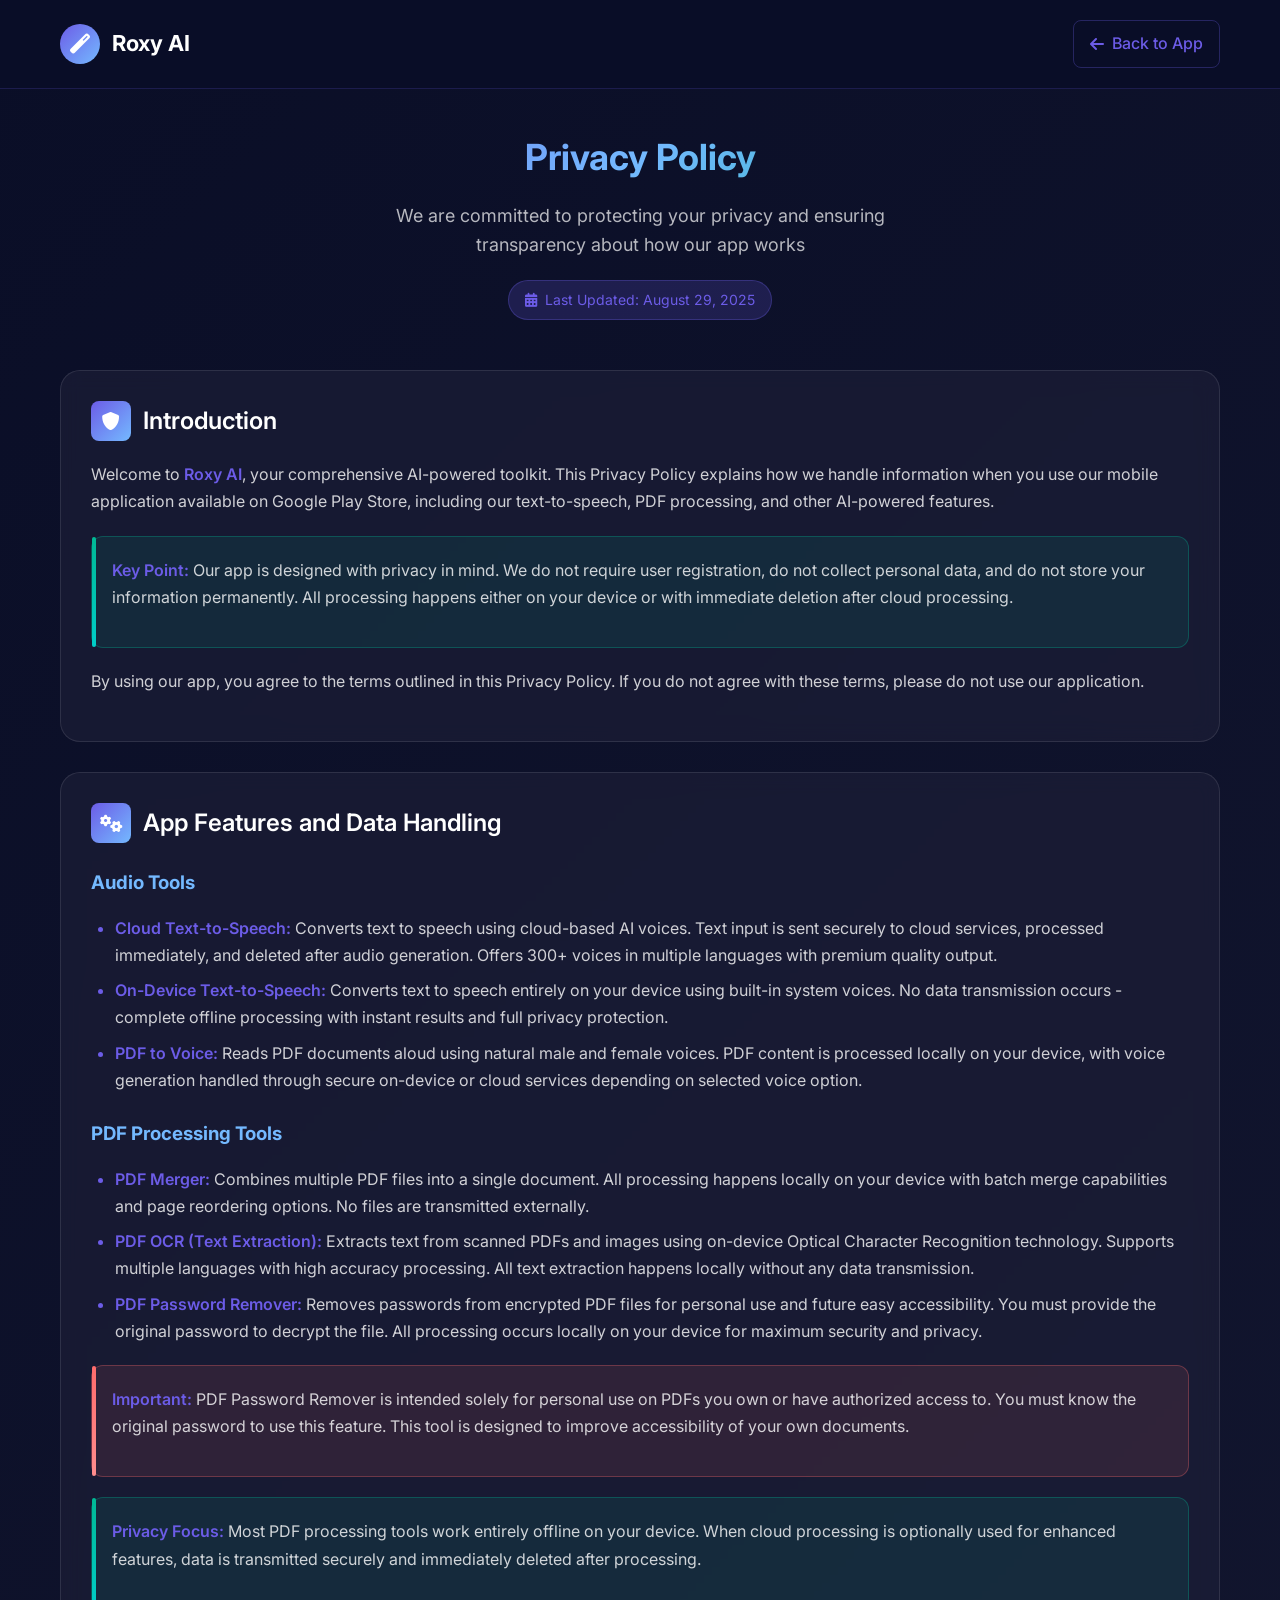
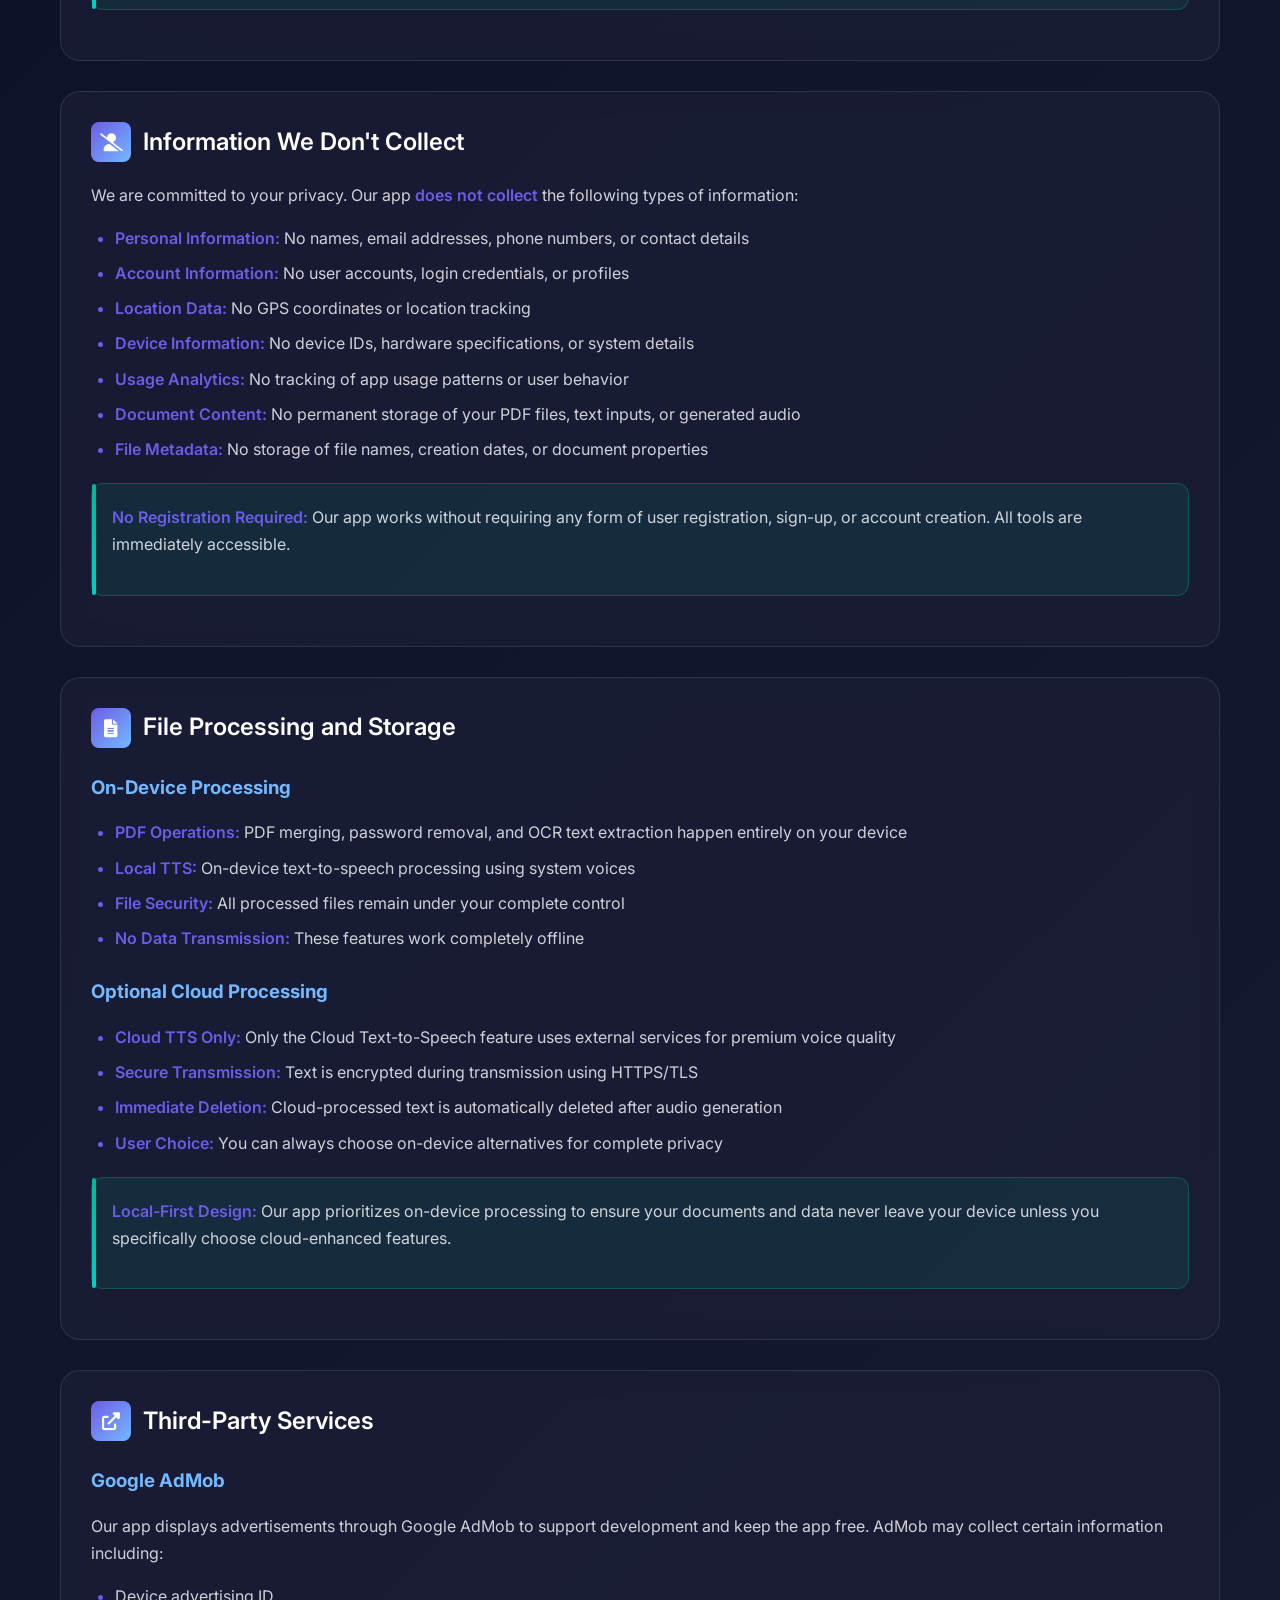
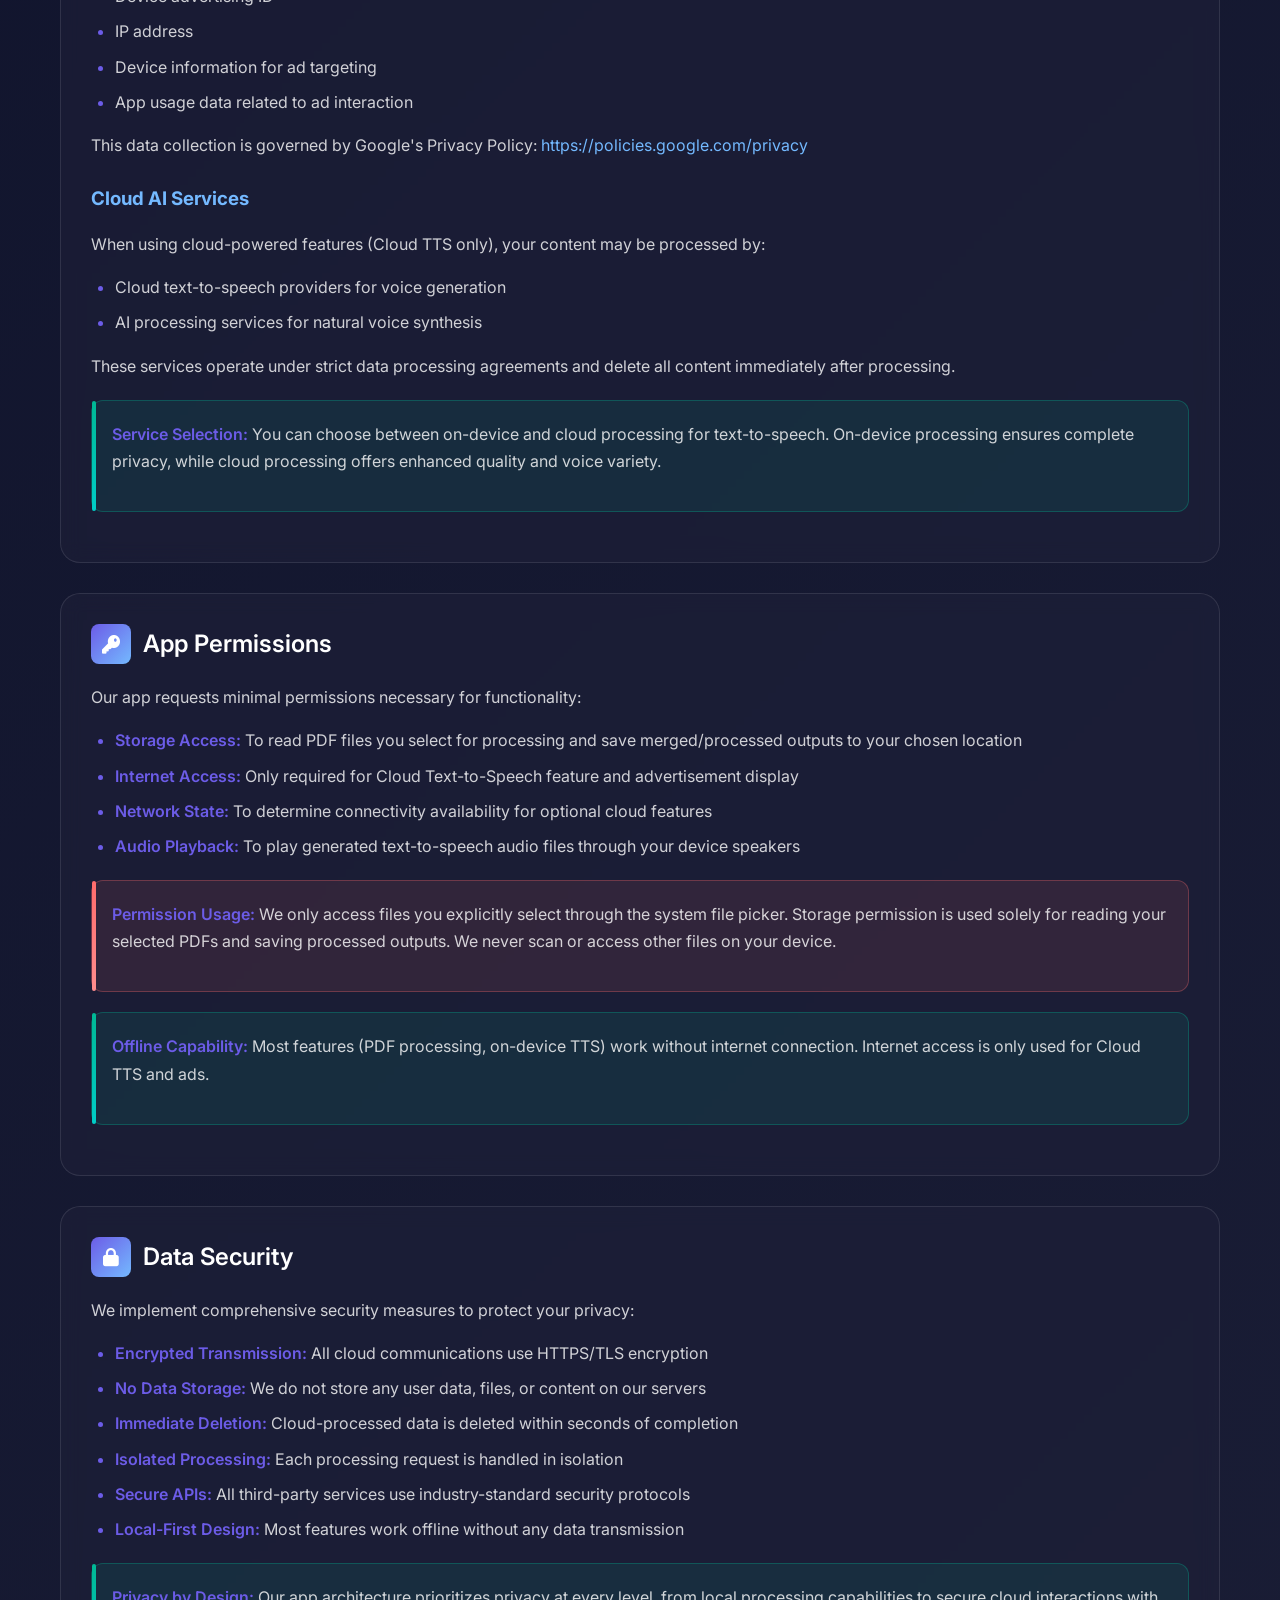
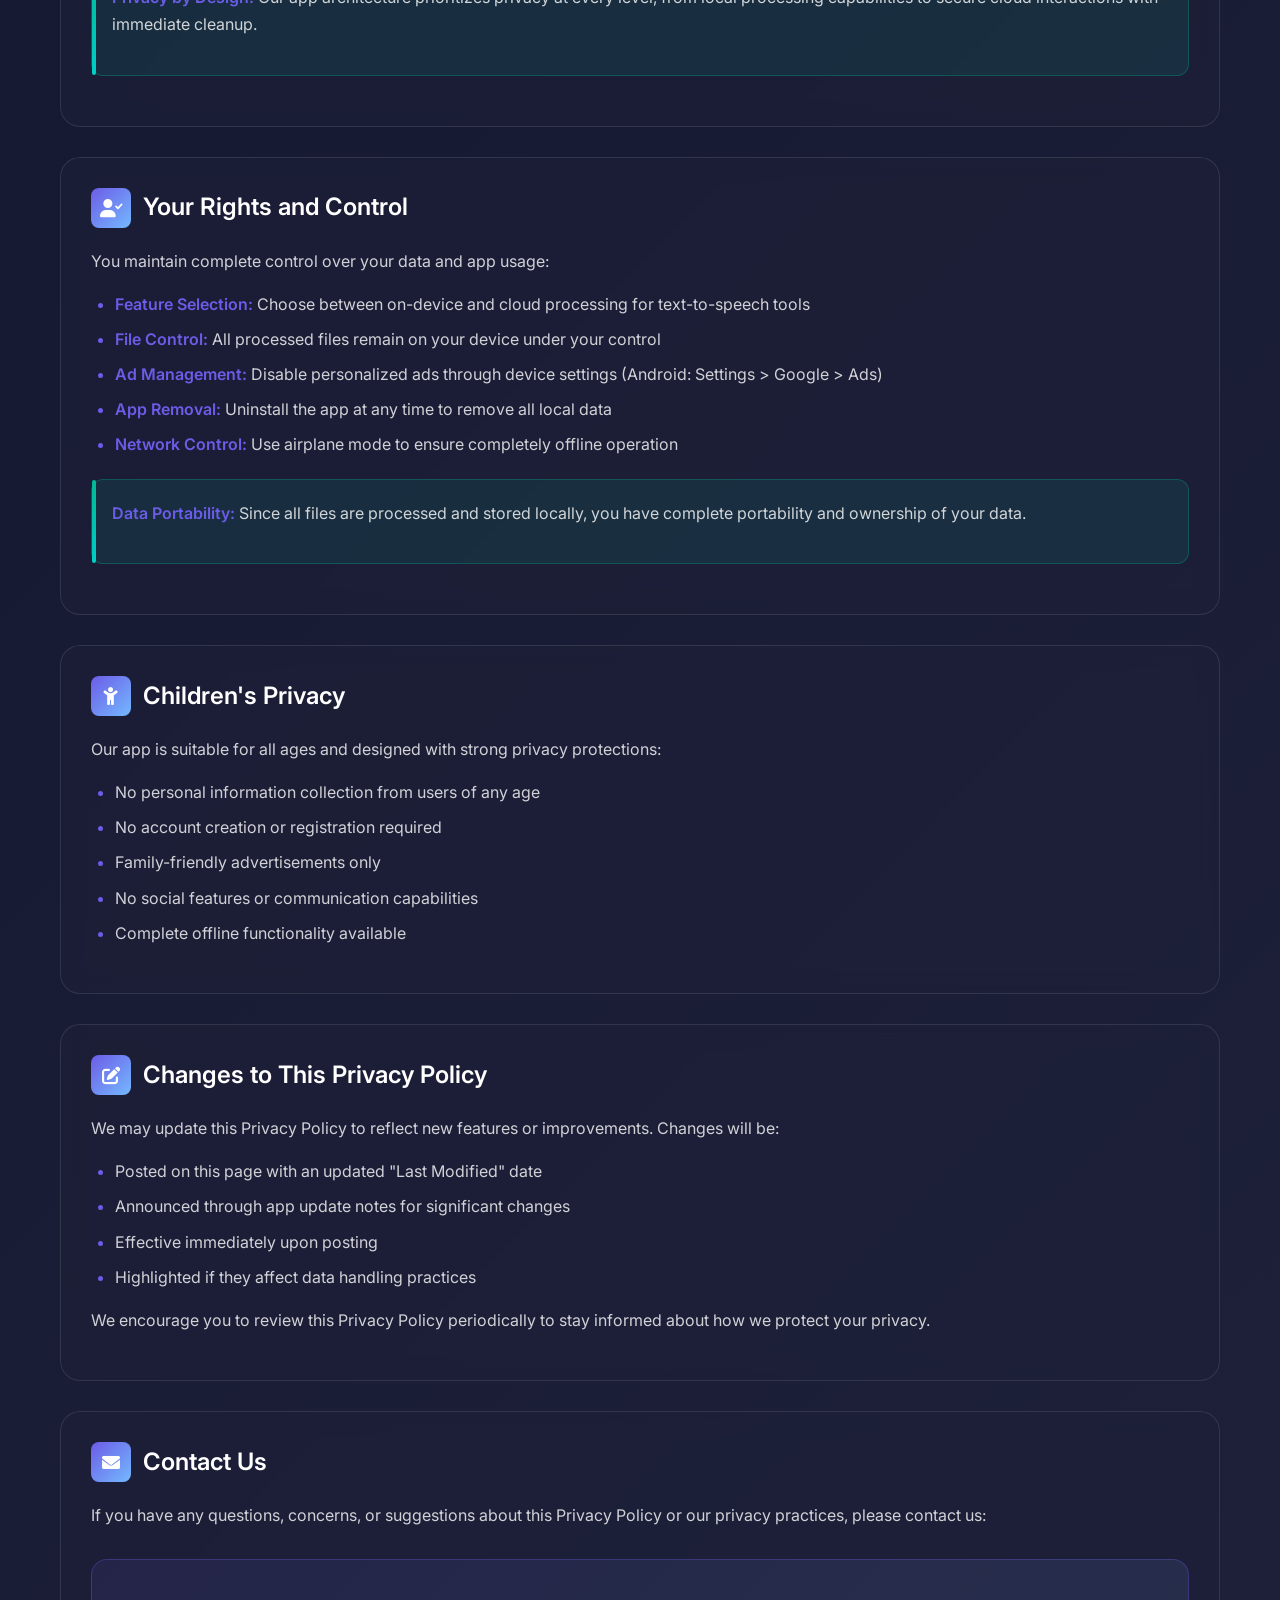
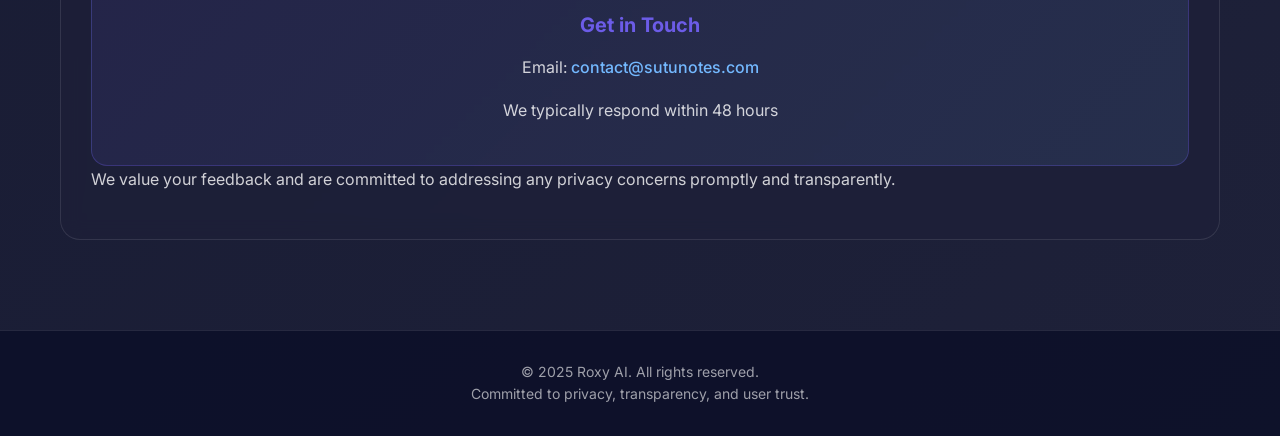
<file: roxy_ai_privacy_policy.html>
<!DOCTYPE html>
<html lang="en">
<head>
    <meta charset="UTF-8">
    <meta name="viewport" content="width=device-width, initial-scale=1.0">
    <title>Privacy Policy - Roxy AI</title>
    <link href="https://fonts.googleapis.com/css2?family=Inter:wght@300;400;500;600;700&display=swap" rel="stylesheet">
    <link href="https://cdnjs.cloudflare.com/ajax/libs/font-awesome/6.0.0/css/all.min.css" rel="stylesheet">
    <style>
        * {
            margin: 0;
            padding: 0;
            box-sizing: border-box;
        }

        body {
            font-family: 'Inter', sans-serif;
            background: linear-gradient(135deg, #0A0E27 0%, #1E2139 100%);
            color: #ffffff;
            line-height: 1.6;
            min-height: 100vh;
        }

        .container {
            max-width: 1200px;
            margin: 0 auto;
            padding: 0 20px;
        }

        /* Header */
        .header {
            background: rgba(10, 14, 39, 0.95);
            backdrop-filter: blur(10px);
            border-bottom: 1px solid rgba(108, 92, 231, 0.2);
            padding: 20px 0;
            position: sticky;
            top: 0;
            z-index: 100;
        }

        .header-content {
            display: flex;
            align-items: center;
            justify-content: space-between;
        }

        .logo {
            display: flex;
            align-items: center;
            gap: 12px;
        }

        .logo-icon {
            width: 40px;
            height: 40px;
            background: linear-gradient(135deg, #6C5CE7, #74B9FF);
            border-radius: 50%;
            display: flex;
            align-items: center;
            justify-content: center;
            color: white;
            font-size: 20px;
        }

        .logo-text {
            font-size: 22px;
            font-weight: 700;
            color: white;
        }

        .back-button {
            display: flex;
            align-items: center;
            gap: 8px;
            color: #6C5CE7;
            text-decoration: none;
            font-weight: 500;
            transition: all 0.3s ease;
            padding: 10px 16px;
            border-radius: 8px;
            border: 1px solid rgba(108, 92, 231, 0.3);
        }

        .back-button:hover {
            background: rgba(108, 92, 231, 0.1);
            transform: translateX(-2px);
        }

        /* Main Content */
        .main-content {
            padding: 40px 0 60px;
        }

        .page-header {
            text-align: center;
            margin-bottom: 50px;
        }

        .page-title {
            font-size: 36px;
            font-weight: 700;
            margin-bottom: 16px;
            background: linear-gradient(135deg, #6C5CE7, #74B9FF, #00B894);
            -webkit-background-clip: text;
            -webkit-text-fill-color: transparent;
            background-clip: text;
        }

        .page-subtitle {
            font-size: 18px;
            color: rgba(255, 255, 255, 0.7);
            max-width: 600px;
            margin: 0 auto;
        }

        .last-updated {
            display: inline-flex;
            align-items: center;
            gap: 8px;
            background: rgba(108, 92, 231, 0.2);
            padding: 8px 16px;
            border-radius: 20px;
            font-size: 14px;
            margin-top: 20px;
            color: #6C5CE7;
            border: 1px solid rgba(108, 92, 231, 0.3);
        }

        /* Content Sections */
        .content-section {
            background: rgba(30, 33, 57, 0.6);
            border-radius: 20px;
            padding: 30px;
            margin-bottom: 30px;
            border: 1px solid rgba(255, 255, 255, 0.1);
            backdrop-filter: blur(10px);
            transition: all 0.3s ease;
        }

        .content-section:hover {
            border-color: rgba(108, 92, 231, 0.3);
            transform: translateY(-2px);
            box-shadow: 0 10px 30px rgba(108, 92, 231, 0.1);
        }

        .section-header {
            display: flex;
            align-items: center;
            gap: 12px;
            margin-bottom: 20px;
        }

        .section-icon {
            width: 40px;
            height: 40px;
            background: linear-gradient(135deg, #6C5CE7, #74B9FF);
            border-radius: 8px;
            display: flex;
            align-items: center;
            justify-content: center;
            color: white;
            font-size: 18px;
        }

        .section-title {
            font-size: 24px;
            font-weight: 600;
            color: white;
        }

        .section-content {
            color: rgba(255, 255, 255, 0.8);
            font-size: 16px;
            line-height: 1.7;
        }

        .section-content p {
            margin-bottom: 16px;
        }

        .section-content ul {
            margin: 16px 0;
            padding-left: 24px;
        }

        .section-content li {
            margin-bottom: 8px;
            position: relative;
        }

        .section-content li::marker {
            color: #6C5CE7;
        }

        .section-content h3 {
            color: #74B9FF;
            margin: 24px 0 16px;
        }

        /* Highlight boxes */
        .highlight-box {
            background: rgba(0, 184, 148, 0.1);
            border: 1px solid rgba(0, 184, 148, 0.3);
            border-radius: 12px;
            padding: 20px;
            margin: 20px 0;
            position: relative;
        }

        .highlight-box::before {
            content: '';
            position: absolute;
            left: 0;
            top: 0;
            bottom: 0;
            width: 4px;
            background: linear-gradient(135deg, #00B894, #00CEC9);
            border-radius: 2px;
        }

        .warning-box {
            background: rgba(255, 107, 107, 0.1);
            border: 1px solid rgba(255, 107, 107, 0.3);
            border-radius: 12px;
            padding: 20px;
            margin: 20px 0;
            position: relative;
        }

        .warning-box::before {
            content: '';
            position: absolute;
            left: 0;
            top: 0;
            bottom: 0;
            width: 4px;
            background: linear-gradient(135deg, #FF6B6B, #FF8E8E);
            border-radius: 2px;
        }

        /* Contact section */
        .contact-info {
            background: linear-gradient(135deg, rgba(108, 92, 231, 0.1), rgba(116, 185, 255, 0.1));
            border: 1px solid rgba(108, 92, 231, 0.3);
            border-radius: 16px;
            padding: 24px;
            text-align: center;
            margin-top: 30px;
        }

        .contact-info h3 {
            color: #6C5CE7;
            margin-bottom: 12px;
            font-size: 20px;
        }

        .contact-info a {
            color: #74B9FF;
            text-decoration: none;
            font-weight: 500;
            transition: all 0.3s ease;
        }

        .contact-info a:hover {
            color: #6C5CE7;
            text-decoration: underline;
        }

        /* Footer */
        .footer {
            background: rgba(10, 14, 39, 0.8);
            border-top: 1px solid rgba(255, 255, 255, 0.1);
            padding: 30px 0;
            text-align: center;
        }

        .footer-content {
            color: rgba(255, 255, 255, 0.6);
            font-size: 14px;
        }

        /* Responsive Design */
        @media (max-width: 768px) {
            .container {
                padding: 0 16px;
            }

            .page-title {
                font-size: 28px;
            }

            .page-subtitle {
                font-size: 16px;
            }

            .content-section {
                padding: 20px;
            }

            .section-title {
                font-size: 20px;
            }

            .section-content {
                font-size: 15px;
            }

            .header-content {
                flex-direction: column;
                gap: 16px;
            }

            .logo-text {
                font-size: 18px;
            }
        }

        /* Smooth scrolling */
        html {
            scroll-behavior: smooth;
        }

        /* Selection styling */
        ::selection {
            background: rgba(108, 92, 231, 0.3);
            color: white;
        }

        /* Link styling */
        a {
            color: #74B9FF;
            text-decoration: none;
        }

        a:hover {
            color: #6C5CE7;
            text-decoration: underline;
        }

        .section-content strong {
            color: #6C5CE7;
            font-weight: 600;
        }
    </style>
</head>
<body>
    <!-- Header -->
    <header class="header">
        <div class="container">
            <div class="header-content">
                <div class="logo">
                    <div class="logo-icon">
                        <i class="fas fa-magic"></i>
                    </div>
                    <div class="logo-text">Roxy AI</div>
                </div>
                <a href="/" class="back-button">
                    <i class="fas fa-arrow-left"></i>
                    Back to App
                </a>
            </div>
        </div>
    </header>

    <!-- Main Content -->
    <main class="main-content">
        <div class="container">
            <!-- Page Header -->
            <div class="page-header">
                <h1 class="page-title">Privacy Policy</h1>
                <p class="page-subtitle">
                    We are committed to protecting your privacy and ensuring transparency about how our app works
                </p>
                <div class="last-updated">
                    <i class="fas fa-calendar-alt"></i>
                    Last Updated: August 29, 2025
                </div>
            </div>

            <!-- Introduction -->
            <section class="content-section">
                <div class="section-header">
                    <div class="section-icon">
                        <i class="fas fa-shield-alt"></i>
                    </div>
                    <h2 class="section-title">Introduction</h2>
                </div>
                <div class="section-content">
                    <p>Welcome to <strong>Roxy AI</strong>, your comprehensive AI-powered toolkit. This Privacy Policy explains how we handle information when you use our mobile application available on Google Play Store, including our text-to-speech, PDF processing, and other AI-powered features.</p>
                    
                    <div class="highlight-box">
                        <p><strong>Key Point:</strong> Our app is designed with privacy in mind. We do not require user registration, do not collect personal data, and do not store your information permanently. All processing happens either on your device or with immediate deletion after cloud processing.</p>
                    </div>
                    
                    <p>By using our app, you agree to the terms outlined in this Privacy Policy. If you do not agree with these terms, please do not use our application.</p>
                </div>
            </section>

            <!-- App Features and Data Handling -->
            <section class="content-section">
                <div class="section-header">
                    <div class="section-icon">
                        <i class="fas fa-cogs"></i>
                    </div>
                    <h2 class="section-title">App Features and Data Handling</h2>
                </div>
                <div class="section-content">
                    <h3>Audio Tools</h3>
                    <ul>
                        <li><strong>Cloud Text-to-Speech:</strong> Converts text to speech using cloud-based AI voices. Text input is sent securely to cloud services, processed immediately, and deleted after audio generation. Offers 300+ voices in multiple languages with premium quality output.</li>
                        <li><strong>On-Device Text-to-Speech:</strong> Converts text to speech entirely on your device using built-in system voices. No data transmission occurs - complete offline processing with instant results and full privacy protection.</li>
                        <li><strong>PDF to Voice:</strong> Reads PDF documents aloud using natural male and female voices. PDF content is processed locally on your device, with voice generation handled through secure on-device or cloud services depending on selected voice option.</li>
                    </ul>

                    <h3>PDF Processing Tools</h3>
                    <ul>
                        <li><strong>PDF Merger:</strong> Combines multiple PDF files into a single document. All processing happens locally on your device with batch merge capabilities and page reordering options. No files are transmitted externally.</li>
                        <li><strong>PDF OCR (Text Extraction):</strong> Extracts text from scanned PDFs and images using on-device Optical Character Recognition technology. Supports multiple languages with high accuracy processing. All text extraction happens locally without any data transmission.</li>
                        <li><strong>PDF Password Remover:</strong> Removes passwords from encrypted PDF files for personal use and future easy accessibility. You must provide the original password to decrypt the file. All processing occurs locally on your device for maximum security and privacy.</li>
                    </ul>

                    <div class="warning-box">
                        <p><strong>Important:</strong> PDF Password Remover is intended solely for personal use on PDFs you own or have authorized access to. You must know the original password to use this feature. This tool is designed to improve accessibility of your own documents.</p>
                    </div>

                    <div class="highlight-box">
                        <p><strong>Privacy Focus:</strong> Most PDF processing tools work entirely offline on your device. When cloud processing is optionally used for enhanced features, data is transmitted securely and immediately deleted after processing.</p>
                    </div>
                </div>
            </section>

            <!-- Information We Don't Collect -->
            <section class="content-section">
                <div class="section-header">
                    <div class="section-icon">
                        <i class="fas fa-user-slash"></i>
                    </div>
                    <h2 class="section-title">Information We Don't Collect</h2>
                </div>
                <div class="section-content">
                    <p>We are committed to your privacy. Our app <strong>does not collect</strong> the following types of information:</p>
                    <ul>
                        <li><strong>Personal Information:</strong> No names, email addresses, phone numbers, or contact details</li>
                        <li><strong>Account Information:</strong> No user accounts, login credentials, or profiles</li>
                        <li><strong>Location Data:</strong> No GPS coordinates or location tracking</li>
                        <li><strong>Device Information:</strong> No device IDs, hardware specifications, or system details</li>
                        <li><strong>Usage Analytics:</strong> No tracking of app usage patterns or user behavior</li>
                        <li><strong>Document Content:</strong> No permanent storage of your PDF files, text inputs, or generated audio</li>
                        <li><strong>File Metadata:</strong> No storage of file names, creation dates, or document properties</li>
                    </ul>
                    
                    <div class="highlight-box">
                        <p><strong>No Registration Required:</strong> Our app works without requiring any form of user registration, sign-up, or account creation. All tools are immediately accessible.</p>
                    </div>
                </div>
            </section>

            <!-- File Processing and Storage -->
            <section class="content-section">
                <div class="section-header">
                    <div class="section-icon">
                        <i class="fas fa-file-alt"></i>
                    </div>
                    <h2 class="section-title">File Processing and Storage</h2>
                </div>
                <div class="section-content">
                    <h3>On-Device Processing</h3>
                    <ul>
                        <li><strong>PDF Operations:</strong> PDF merging, password removal, and OCR text extraction happen entirely on your device</li>
                        <li><strong>Local TTS:</strong> On-device text-to-speech processing using system voices</li>
                        <li><strong>File Security:</strong> All processed files remain under your complete control</li>
                        <li><strong>No Data Transmission:</strong> These features work completely offline</li>
                    </ul>

                    <h3>Optional Cloud Processing</h3>
                    <ul>
                        <li><strong>Cloud TTS Only:</strong> Only the Cloud Text-to-Speech feature uses external services for premium voice quality</li>
                        <li><strong>Secure Transmission:</strong> Text is encrypted during transmission using HTTPS/TLS</li>
                        <li><strong>Immediate Deletion:</strong> Cloud-processed text is automatically deleted after audio generation</li>
                        <li><strong>User Choice:</strong> You can always choose on-device alternatives for complete privacy</li>
                    </ul>

                    <div class="highlight-box">
                        <p><strong>Local-First Design:</strong> Our app prioritizes on-device processing to ensure your documents and data never leave your device unless you specifically choose cloud-enhanced features.</p>
                    </div>
                </div>
            </section>

            <!-- Third-Party Services -->
            <section class="content-section">
                <div class="section-header">
                    <div class="section-icon">
                        <i class="fas fa-external-link-alt"></i>
                    </div>
                    <h2 class="section-title">Third-Party Services</h2>
                </div>
                <div class="section-content">
                    <h3>Google AdMob</h3>
                    <p>Our app displays advertisements through Google AdMob to support development and keep the app free. AdMob may collect certain information including:</p>
                    <ul>
                        <li>Device advertising ID</li>
                        <li>IP address</li>
                        <li>Device information for ad targeting</li>
                        <li>App usage data related to ad interaction</li>
                    </ul>
                    
                    <p>This data collection is governed by Google's Privacy Policy: <a href="https://policies.google.com/privacy" target="_blank">https://policies.google.com/privacy</a></p>
                    
                    <h3>Cloud AI Services</h3>
                    <p>When using cloud-powered features (Cloud TTS only), your content may be processed by:</p>
                    <ul>
                        <li>Cloud text-to-speech providers for voice generation</li>
                        <li>AI processing services for natural voice synthesis</li>
                    </ul>
                    <p>These services operate under strict data processing agreements and delete all content immediately after processing.</p>

                    <div class="highlight-box">
                        <p><strong>Service Selection:</strong> You can choose between on-device and cloud processing for text-to-speech. On-device processing ensures complete privacy, while cloud processing offers enhanced quality and voice variety.</p>
                    </div>
                </div>
            </section>

            <!-- App Permissions -->
            <section class="content-section">
                <div class="section-header">
                    <div class="section-icon">
                        <i class="fas fa-key"></i>
                    </div>
                    <h2 class="section-title">App Permissions</h2>
                </div>
                <div class="section-content">
                    <p>Our app requests minimal permissions necessary for functionality:</p>
                    <ul>
                        <li><strong>Storage Access:</strong> To read PDF files you select for processing and save merged/processed outputs to your chosen location</li>
                        <li><strong>Internet Access:</strong> Only required for Cloud Text-to-Speech feature and advertisement display</li>
                        <li><strong>Network State:</strong> To determine connectivity availability for optional cloud features</li>
                        <li><strong>Audio Playback:</strong> To play generated text-to-speech audio files through your device speakers</li>
                    </ul>
                    
                    <div class="warning-box">
                        <p><strong>Permission Usage:</strong> We only access files you explicitly select through the system file picker. Storage permission is used solely for reading your selected PDFs and saving processed outputs. We never scan or access other files on your device.</p>
                    </div>

                    <div class="highlight-box">
                        <p><strong>Offline Capability:</strong> Most features (PDF processing, on-device TTS) work without internet connection. Internet access is only used for Cloud TTS and ads.</p>
                    </div>
                </div>
            </section>

            <!-- Data Security -->
            <section class="content-section">
                <div class="section-header">
                    <div class="section-icon">
                        <i class="fas fa-lock"></i>
                    </div>
                    <h2 class="section-title">Data Security</h2>
                </div>
                <div class="section-content">
                    <p>We implement comprehensive security measures to protect your privacy:</p>
                    <ul>
                        <li><strong>Encrypted Transmission:</strong> All cloud communications use HTTPS/TLS encryption</li>
                        <li><strong>No Data Storage:</strong> We do not store any user data, files, or content on our servers</li>
                        <li><strong>Immediate Deletion:</strong> Cloud-processed data is deleted within seconds of completion</li>
                        <li><strong>Isolated Processing:</strong> Each processing request is handled in isolation</li>
                        <li><strong>Secure APIs:</strong> All third-party services use industry-standard security protocols</li>
                        <li><strong>Local-First Design:</strong> Most features work offline without any data transmission</li>
                    </ul>
                    
                    <div class="highlight-box">
                        <p><strong>Privacy by Design:</strong> Our app architecture prioritizes privacy at every level, from local processing capabilities to secure cloud interactions with immediate cleanup.</p>
                    </div>
                </div>
            </section>

            <!-- Your Rights and Control -->
            <section class="content-section">
                <div class="section-header">
                    <div class="section-icon">
                        <i class="fas fa-user-check"></i>
                    </div>
                    <h2 class="section-title">Your Rights and Control</h2>
                </div>
                <div class="section-content">
                    <p>You maintain complete control over your data and app usage:</p>
                    <ul>
                        <li><strong>Feature Selection:</strong> Choose between on-device and cloud processing for text-to-speech tools</li>
                        <li><strong>File Control:</strong> All processed files remain on your device under your control</li>
                        <li><strong>Ad Management:</strong> Disable personalized ads through device settings (Android: Settings > Google > Ads)</li>
                        <li><strong>App Removal:</strong> Uninstall the app at any time to remove all local data</li>
                        <li><strong>Network Control:</strong> Use airplane mode to ensure completely offline operation</li>
                    </ul>

                    <div class="highlight-box">
                        <p><strong>Data Portability:</strong> Since all files are processed and stored locally, you have complete portability and ownership of your data.</p>
                    </div>
                </div>
            </section>

            <!-- Children's Privacy -->
            <section class="content-section">
                <div class="section-header">
                    <div class="section-icon">
                        <i class="fas fa-child"></i>
                    </div>
                    <h2 class="section-title">Children's Privacy</h2>
                </div>
                <div class="section-content">
                    <p>Our app is suitable for all ages and designed with strong privacy protections:</p>
                    <ul>
                        <li>No personal information collection from users of any age</li>
                        <li>No account creation or registration required</li>
                        <li>Family-friendly advertisements only</li>
                        <li>No social features or communication capabilities</li>
                        <li>Complete offline functionality available</li>
                    </ul>
                </div>
            </section>

            <!-- Changes to Privacy Policy -->
            <section class="content-section">
                <div class="section-header">
                    <div class="section-icon">
                        <i class="fas fa-edit"></i>
                    </div>
                    <h2 class="section-title">Changes to This Privacy Policy</h2>
                </div>
                <div class="section-content">
                    <p>We may update this Privacy Policy to reflect new features or improvements. Changes will be:</p>
                    <ul>
                        <li>Posted on this page with an updated "Last Modified" date</li>
                        <li>Announced through app update notes for significant changes</li>
                        <li>Effective immediately upon posting</li>
                        <li>Highlighted if they affect data handling practices</li>
                    </ul>
                    
                    <p>We encourage you to review this Privacy Policy periodically to stay informed about how we protect your privacy.</p>
                </div>
            </section>

            <!-- Contact Information -->
            <section class="content-section">
                <div class="section-header">
                    <div class="section-icon">
                        <i class="fas fa-envelope"></i>
                    </div>
                    <h2 class="section-title">Contact Us</h2>
                </div>
                <div class="section-content">
                    <p>If you have any questions, concerns, or suggestions about this Privacy Policy or our privacy practices, please contact us:</p>
                    
                    <div class="contact-info">
                        <h3>Get in Touch</h3>
                        <p>Email: <a href="mailto:contact@sutunotes.com">contact@sutunotes.com</a></p>
                        <p>We typically respond within 48 hours</p>
                    </div>
                    
                    <p>We value your feedback and are committed to addressing any privacy concerns promptly and transparently.</p>
                </div>
            </section>
        </div>
    </main>

    <!-- Footer -->
    <footer class="footer">
        <div class="container">
            <div class="footer-content">
                <p>&copy; 2025 Roxy AI. All rights reserved.</p>
                <p>Committed to privacy, transparency, and user trust.</p>
            </div>
        </div>
    </footer>

    <script>
        // Smooth scrolling for anchor links
        document.querySelectorAll('a[href^="#"]').forEach(anchor => {
            anchor.addEventListener('click', function (e) {
                e.preventDefault();
                document.querySelector(this.getAttribute('href')).scrollIntoView({
                    behavior: 'smooth'
                });
            });
        });

        // Add subtle animations on scroll
        const observerOptions = {
            threshold: 0.1,
            rootMargin: '0px 0px -50px 0px'
        };

        const observer = new IntersectionObserver((entries) => {
            entries.forEach(entry => {
                if (entry.isIntersecting) {
                    entry.target.style.opacity = '1';
                    entry.target.style.transform = 'translateY(0)';
                }
            });
        }, observerOptions);

        // Observe all content sections
        document.querySelectorAll('.content-section').forEach(section => {
            section.style.opacity = '0';
            section.style.transform = 'translateY(20px)';
            section.style.transition = 'opacity 0.6s ease, transform 0.6s ease';
            observer.observe(section);
        });
    </script>
</body>
</html>
</file>
<file: styles.css>
/* ============================================
   UPSC Audiobook — Landing Page Styles
   Design System: Dark premium with saffron accents
   ============================================ */

/* ============ TOP DOWNLOAD BANNER ============ */
.top-download-bar {
    position: fixed;
    top: 0;
    left: 0;
    right: 0;
    z-index: 1100;
    background: linear-gradient(90deg, #f97316, #f59e0b, #f97316);
    background-size: 200% 100%;
    animation: gradient-slide 4s ease infinite;
    padding: 10px 0;
    box-shadow: 0 2px 20px rgba(249, 115, 22, 0.3);
}

@keyframes gradient-slide {
    0%, 100% { background-position: 0% 50%; }
    50% { background-position: 100% 50%; }
}

.top-bar-content {
    display: flex;
    align-items: center;
    justify-content: center;
    gap: 20px;
}

.top-bar-left {
    display: flex;
    align-items: center;
    gap: 8px;
    color: #1a1a2e;
    font-size: 0.9rem;
    font-weight: 500;
}

.top-bar-fire {
    font-size: 1.1rem;
    animation: fire-bounce 1s ease-in-out infinite;
}

@keyframes fire-bounce {
    0%, 100% { transform: scale(1); }
    50% { transform: scale(1.3); }
}

.top-bar-btn {
    display: inline-flex;
    align-items: center;
    gap: 6px;
    padding: 6px 18px;
    background: #1a1a2e;
    color: #fff;
    font-weight: 700;
    font-size: 0.8rem;
    border-radius: 100px;
    transition: all 0.3s ease;
    text-transform: uppercase;
    letter-spacing: 1px;
}

.top-bar-btn:hover {
    background: #050a14;
    transform: scale(1.05);
}

.top-bar-close {
    background: none;
    border: none;
    color: #1a1a2e;
    font-size: 1.4rem;
    cursor: pointer;
    padding: 0 4px;
    line-height: 1;
    opacity: 0.7;
    transition: opacity 0.2s;
}

.top-bar-close:hover {
    opacity: 1;
}

.top-download-bar.hidden {
    transform: translateY(-100%);
    transition: transform 0.4s ease;
}

/* ============ RESET & VARIABLES ============ */
*, *::before, *::after {
    margin: 0;
    padding: 0;
    box-sizing: border-box;
}

:root {
    /* Colors */
    --bg-primary: #050a14;
    --bg-secondary: #0a1628;
    --bg-tertiary: #0f1f3a;
    --bg-card: rgba(15, 31, 58, 0.6);
    --bg-card-hover: rgba(20, 40, 75, 0.8);

    --text-primary: #f0f4ff;
    --text-secondary: #94a3c4;
    --text-muted: #5a6d8f;

    --accent-primary: #f97316;
    --accent-secondary: #fb923c;
    --accent-glow: rgba(249, 115, 22, 0.25);

    --gradient-primary: linear-gradient(135deg, #f97316, #f59e0b);
    --gradient-secondary: linear-gradient(135deg, #8b5cf6, #ec4899);
    --gradient-bg: linear-gradient(180deg, #050a14 0%, #0a1628 50%, #050a14 100%);

    --border-color: rgba(148, 163, 196, 0.1);
    --border-glow: rgba(249, 115, 22, 0.3);

    /* Typography */
    --font-heading: 'Outfit', sans-serif;
    --font-body: 'Inter', sans-serif;

    /* Spacing */
    --section-padding: clamp(80px, 10vw, 140px);
    --container-max: 1200px;

    /* Borders */
    --radius-sm: 8px;
    --radius-md: 12px;
    --radius-lg: 20px;
    --radius-xl: 28px;

    /* Transitions */
    --transition-fast: 0.2s cubic-bezier(0.4, 0, 0.2, 1);
    --transition-smooth: 0.4s cubic-bezier(0.4, 0, 0.2, 1);
    --transition-bounce: 0.6s cubic-bezier(0.34, 1.56, 0.64, 1);
}

html {
    scroll-behavior: smooth;
    -webkit-font-smoothing: antialiased;
    -moz-osx-font-smoothing: grayscale;
}

body {
    font-family: var(--font-body);
    background: var(--bg-primary);
    color: var(--text-primary);
    line-height: 1.7;
    overflow-x: hidden;
}

.container {
    max-width: var(--container-max);
    margin: 0 auto;
    padding: 0 clamp(20px, 4vw, 40px);
}

img {
    max-width: 100%;
    display: block;
}

a {
    color: inherit;
    text-decoration: none;
}

/* ============ TYPOGRAPHY ============ */
h1, h2, h3, h4, h5, h6 {
    font-family: var(--font-heading);
    font-weight: 700;
    line-height: 1.2;
    color: var(--text-primary);
}

h1 { font-size: clamp(2.5rem, 6vw, 4.5rem); font-weight: 800; }
h2 { font-size: clamp(2rem, 4vw, 3.2rem); }
h3 { font-size: clamp(1.2rem, 2vw, 1.5rem); }

.gradient-text {
    background: var(--gradient-primary);
    -webkit-background-clip: text;
    -webkit-text-fill-color: transparent;
    background-clip: text;
}

/* ============ BUTTONS ============ */
.btn {
    display: inline-flex;
    align-items: center;
    gap: 10px;
    font-family: var(--font-body);
    font-weight: 600;
    border: none;
    cursor: pointer;
    border-radius: var(--radius-md);
    transition: all var(--transition-smooth);
    white-space: nowrap;
    position: relative;
    overflow: hidden;
}

.btn::before {
    content: '';
    position: absolute;
    inset: 0;
    border-radius: inherit;
    opacity: 0;
    transition: opacity var(--transition-fast);
}

.btn:hover::before {
    opacity: 1;
}

.btn-primary {
    background: var(--gradient-primary);
    color: #fff;
    box-shadow: 0 4px 20px var(--accent-glow), 0 0 0 0 var(--accent-glow);
}

.btn-primary::before {
    background: linear-gradient(135deg, #ea580c, #d97706);
}

.btn-primary:hover {
    transform: translateY(-2px);
    box-shadow: 0 8px 30px rgba(249, 115, 22, 0.4), 0 0 0 0 var(--accent-glow);
}

.btn-outline {
    background: transparent;
    color: var(--text-primary);
    border: 1.5px solid var(--border-color);
    backdrop-filter: blur(8px);
}

.btn-outline:hover {
    border-color: var(--accent-primary);
    background: rgba(249, 115, 22, 0.08);
    transform: translateY(-2px);
}

.btn-lg {
    padding: 14px 28px;
    font-size: 1rem;
    border-radius: var(--radius-lg);
}

.btn-xl {
    padding: 18px 40px;
    font-size: 1.15rem;
    border-radius: var(--radius-xl);
}

/* ============ SECTION HEADER ============ */
.section-header {
    text-align: center;
    max-width: 680px;
    margin: 0 auto clamp(48px, 6vw, 80px);
}

.section-tag {
    display: inline-block;
    font-size: 0.85rem;
    font-weight: 600;
    color: var(--accent-primary);
    text-transform: uppercase;
    letter-spacing: 2px;
    margin-bottom: 16px;
    padding: 6px 16px;
    background: rgba(249, 115, 22, 0.1);
    border-radius: 100px;
    border: 1px solid rgba(249, 115, 22, 0.2);
}

.section-header p {
    font-size: clamp(1rem, 1.5vw, 1.15rem);
    color: var(--text-secondary);
    margin-top: 16px;
    line-height: 1.8;
}

/* ============ NAVBAR ============ */
.navbar {
    position: fixed;
    top: 44px;
    left: 0;
    right: 0;
    z-index: 1000;
    padding: 16px 0;
    transition: all var(--transition-smooth);
}

.navbar.scrolled {
    padding: 10px 0;
    background: rgba(5, 10, 20, 0.85);
    backdrop-filter: blur(20px) saturate(180%);
    border-bottom: 1px solid var(--border-color);
}

.navbar.banner-hidden {
    top: 0;
}

.nav-container {
    display: flex;
    align-items: center;
    justify-content: space-between;
}

.nav-logo {
    display: flex;
    align-items: center;
    gap: 10px;
    font-family: var(--font-heading);
    font-weight: 700;
    font-size: 1.2rem;
}

.nav-logo-img {
    width: 36px;
    height: 36px;
    border-radius: var(--radius-sm);
    object-fit: cover;
}

.nav-links {
    display: flex;
    list-style: none;
    gap: 32px;
}

.nav-links a {
    font-size: 0.9rem;
    font-weight: 500;
    color: var(--text-secondary);
    transition: color var(--transition-fast);
    position: relative;
}

.nav-links a::after {
    content: '';
    position: absolute;
    bottom: -4px;
    left: 0;
    width: 0;
    height: 2px;
    background: var(--gradient-primary);
    border-radius: 2px;
    transition: width var(--transition-smooth);
}

.nav-links a:hover {
    color: var(--text-primary);
}

.nav-links a:hover::after {
    width: 100%;
}

.nav-cta {
    display: inline-flex;
    align-items: center;
    gap: 8px;
    padding: 10px 22px;
    background: var(--gradient-primary);
    color: #fff;
    font-weight: 600;
    font-size: 0.9rem;
    border-radius: var(--radius-md);
    transition: all var(--transition-smooth);
    box-shadow: 0 2px 12px var(--accent-glow);
}

.nav-cta:hover {
    transform: translateY(-1px);
    box-shadow: 0 4px 20px rgba(249, 115, 22, 0.4);
}

.nav-toggle {
    display: none;
    flex-direction: column;
    gap: 5px;
    background: none;
    border: none;
    cursor: pointer;
    padding: 4px;
}

.nav-toggle span {
    display: block;
    width: 24px;
    height: 2px;
    background: var(--text-primary);
    border-radius: 2px;
    transition: all var(--transition-fast);
}

/* ============ HERO ============ */
.hero {
    position: relative;
    min-height: 100vh;
    display: flex;
    align-items: center;
    padding-top: 124px;
    overflow: hidden;
}

.hero-bg {
    position: absolute;
    inset: 0;
    z-index: 0;
}

.hero-bg-img {
    width: 100%;
    height: 100%;
    object-fit: cover;
    opacity: 0.12;
    filter: blur(2px);
}

.hero-overlay {
    position: absolute;
    inset: 0;
    background: linear-gradient(
        180deg,
        rgba(5, 10, 20, 0.3) 0%,
        rgba(5, 10, 20, 0.7) 40%,
        rgba(5, 10, 20, 0.95) 80%,
        var(--bg-primary) 100%
    );
}

.hero-particles {
    position: absolute;
    inset: 0;
    z-index: 1;
    pointer-events: none;
    overflow: hidden;
}

.hero-content {
    position: relative;
    z-index: 2;
    display: grid;
    grid-template-columns: 1fr 0.9fr;
    gap: clamp(40px, 6vw, 80px);
    align-items: center;
    padding: clamp(40px, 6vw, 80px) 0;
}

.hero-text {
    padding-right: 20px;
}

.hero-badge {
    display: inline-flex;
    align-items: center;
    gap: 8px;
    padding: 8px 18px;
    background: rgba(249, 115, 22, 0.1);
    border: 1px solid rgba(249, 115, 22, 0.25);
    border-radius: 100px;
    font-size: 0.85rem;
    font-weight: 600;
    color: var(--accent-secondary);
    margin-bottom: 24px;
}

.badge-dot {
    width: 8px;
    height: 8px;
    background: var(--accent-primary);
    border-radius: 50%;
    animation: pulse-dot 2s ease-in-out infinite;
}

@keyframes pulse-dot {
    0%, 100% { opacity: 1; transform: scale(1); }
    50% { opacity: 0.5; transform: scale(1.5); }
}

.hero h1 {
    margin-bottom: 24px;
    letter-spacing: -1px;
}

.hero-subtitle {
    font-size: clamp(1.05rem, 1.5vw, 1.2rem);
    color: var(--text-secondary);
    line-height: 1.8;
    margin-bottom: 36px;
    max-width: 540px;
}

.hero-actions {
    display: flex;
    gap: 16px;
    flex-wrap: wrap;
    margin-bottom: 48px;
}

.hero-stats {
    display: flex;
    gap: 32px;
    align-items: center;
}

.stat {
    display: flex;
    flex-direction: column;
}

.stat-number {
    font-family: var(--font-heading);
    font-size: 2rem;
    font-weight: 800;
    color: var(--text-primary);
    line-height: 1;
}

.stat-plus {
    font-family: var(--font-heading);
    font-size: 2rem;
    font-weight: 800;
    color: var(--accent-primary);
    line-height: 1;
}

.stat-label {
    font-size: 0.85rem;
    color: var(--text-muted);
    margin-top: 4px;
}

.stat-divider {
    width: 1px;
    height: 40px;
    background: var(--border-color);
}

/* Hero Visual (Phone) */
.hero-visual {
    display: flex;
    justify-content: center;
    align-items: center;
    position: relative;
}

.phone-wrapper {
    position: relative;
    max-width: 380px;
    animation: float 6s ease-in-out infinite;
}

@keyframes float {
    0%, 100% { transform: translateY(0px); }
    50% { transform: translateY(-20px); }
}

.phone-img {
    width: 100%;
    border-radius: var(--radius-xl);
    box-shadow: 
        0 30px 80px rgba(0, 0, 0, 0.5),
        0 0 0 1px rgba(255, 255, 255, 0.05);
    position: relative;
    z-index: 2;
}

.phone-glow {
    position: absolute;
    top: 50%;
    left: 50%;
    transform: translate(-50%, -50%);
    width: 120%;
    height: 120%;
    background: radial-gradient(circle, rgba(249, 115, 22, 0.15) 0%, transparent 70%);
    z-index: 1;
    filter: blur(40px);
}

/* Scroll indicator */
.hero-scroll-indicator {
    position: absolute;
    bottom: 40px;
    left: 50%;
    transform: translateX(-50%);
    z-index: 3;
    display: flex;
    flex-direction: column;
    align-items: center;
    gap: 8px;
    animation: fade-in-up 1s ease-out 1.5s both;
}

.hero-scroll-indicator span {
    font-size: 0.75rem;
    color: var(--text-muted);
    letter-spacing: 1px;
    text-transform: uppercase;
}

.scroll-mouse {
    width: 24px;
    height: 38px;
    border: 2px solid var(--text-muted);
    border-radius: 12px;
    display: flex;
    justify-content: center;
    padding-top: 6px;
}

.scroll-wheel {
    width: 3px;
    height: 8px;
    background: var(--accent-primary);
    border-radius: 3px;
    animation: scroll-anim 2s ease-in-out infinite;
}

@keyframes scroll-anim {
    0% { transform: translateY(0); opacity: 1; }
    100% { transform: translateY(12px); opacity: 0; }
}

/* ============ SOCIAL PROOF ============ */
.social-proof {
    padding: 40px 0;
    background: var(--bg-secondary);
    border-top: 1px solid var(--border-color);
    border-bottom: 1px solid var(--border-color);
}

.proof-grid {
    display: grid;
    grid-template-columns: repeat(4, 1fr);
    gap: 24px;
}

.proof-item {
    display: flex;
    align-items: center;
    gap: 14px;
    padding: 12px;
}

.proof-icon {
    width: 52px;
    height: 52px;
    display: flex;
    align-items: center;
    justify-content: center;
    background: rgba(249, 115, 22, 0.1);
    border-radius: var(--radius-md);
    color: var(--accent-primary);
    flex-shrink: 0;
}

.proof-item strong {
    display: block;
    font-size: 0.95rem;
    color: var(--text-primary);
}

.proof-item span {
    font-size: 0.8rem;
    color: var(--text-muted);
}

/* ============ FEATURES ============ */
.features-section {
    padding: var(--section-padding) 0;
    background: var(--bg-primary);
    position: relative;
}

.features-section::before {
    content: '';
    position: absolute;
    top: 0;
    left: 50%;
    transform: translateX(-50%);
    width: 600px;
    height: 600px;
    background: radial-gradient(circle, rgba(249, 115, 22, 0.04) 0%, transparent 70%);
    pointer-events: none;
}

.features-grid {
    display: grid;
    grid-template-columns: repeat(3, 1fr);
    gap: 24px;
}

.feature-card {
    position: relative;
    padding: 36px 28px;
    background: var(--bg-card);
    border: 1px solid var(--border-color);
    border-radius: var(--radius-lg);
    transition: all var(--transition-smooth);
    overflow: hidden;
}

.feature-card::before {
    content: '';
    position: absolute;
    top: 0;
    left: 0;
    right: 0;
    height: 3px;
    background: var(--gradient-primary);
    opacity: 0;
    transition: opacity var(--transition-smooth);
}

.feature-card:hover {
    background: var(--bg-card-hover);
    border-color: var(--border-glow);
    transform: translateY(-4px);
    box-shadow: 0 20px 50px rgba(0, 0, 0, 0.3);
}

.feature-card:hover::before {
    opacity: 1;
}

.feature-icon-wrapper {
    margin-bottom: 20px;
}

.feature-icon {
    width: 56px;
    height: 56px;
    display: flex;
    align-items: center;
    justify-content: center;
    background: rgba(249, 115, 22, 0.08);
    border-radius: var(--radius-md);
    color: var(--accent, var(--accent-primary));
    transition: all var(--transition-smooth);
}

.feature-card:hover .feature-icon {
    transform: scale(1.1);
    background: rgba(249, 115, 22, 0.15);
}

.feature-card h3 {
    margin-bottom: 12px;
    font-size: 1.15rem;
}

.feature-card p {
    color: var(--text-secondary);
    font-size: 0.92rem;
    line-height: 1.7;
    margin-bottom: 16px;
}

.feature-tag {
    display: inline-block;
    font-size: 0.75rem;
    font-weight: 600;
    color: var(--accent-primary);
    padding: 4px 12px;
    background: rgba(249, 115, 22, 0.08);
    border-radius: 100px;
    letter-spacing: 0.5px;
}

/* ============ HOW IT WORKS ============ */
.how-section {
    padding: var(--section-padding) 0;
    background: var(--bg-secondary);
    position: relative;
}

.steps-grid {
    display: grid;
    grid-template-columns: repeat(3, 1fr);
    gap: 32px;
    position: relative;
}

.step-card {
    position: relative;
    text-align: center;
    padding: 40px 28px;
}

.step-number {
    font-family: var(--font-heading);
    font-size: 4.5rem;
    font-weight: 900;
    background: var(--gradient-primary);
    -webkit-background-clip: text;
    -webkit-text-fill-color: transparent;
    background-clip: text;
    opacity: 0.3;
    line-height: 1;
    margin-bottom: 20px;
}

.step-card:hover .step-number {
    opacity: 0.7;
    transition: opacity var(--transition-smooth);
}

.step-content h3 {
    margin-bottom: 12px;
    font-size: 1.2rem;
}

.step-content p {
    color: var(--text-secondary);
    font-size: 0.92rem;
    line-height: 1.7;
}

.step-line {
    position: absolute;
    top: 50%;
    right: -16px;
    width: 32px;
    height: 2px;
    background: var(--border-color);
}

.step-card:last-child .step-line {
    display: none;
}

/* ============ SUBJECTS ============ */
.subjects-section {
    padding: var(--section-padding) 0;
    background: var(--bg-primary);
}

.subjects-grid {
    display: flex;
    flex-wrap: wrap;
    justify-content: center;
    gap: 16px;
}

.subject-chip {
    display: inline-flex;
    align-items: center;
    gap: 10px;
    padding: 14px 24px;
    background: var(--bg-card);
    border: 1px solid var(--border-color);
    border-radius: var(--radius-xl);
    font-weight: 600;
    font-size: 0.95rem;
    color: var(--text-primary);
    transition: all var(--transition-smooth);
    cursor: default;
}

.subject-chip svg {
    color: var(--chip-color, var(--accent-primary));
    transition: transform var(--transition-bounce);
}

.subject-chip:hover {
    border-color: var(--chip-color, var(--accent-primary));
    background: rgba(249, 115, 22, 0.06);
    transform: translateY(-3px);
    box-shadow: 0 10px 30px rgba(0, 0, 0, 0.2);
}

.subject-chip:hover svg {
    transform: scale(1.2) rotate(-8deg);
}

/* ============ TESTIMONIALS ============ */
.testimonials-section {
    padding: var(--section-padding) 0;
    background: var(--bg-secondary);
}

.testimonials-grid {
    display: grid;
    grid-template-columns: repeat(3, 1fr);
    gap: 24px;
    align-items: start;
}

.testimonial-card {
    padding: 32px;
    background: var(--bg-card);
    border: 1px solid var(--border-color);
    border-radius: var(--radius-lg);
    transition: all var(--transition-smooth);
}

.testimonial-card.featured {
    border-color: var(--border-glow);
    background: rgba(249, 115, 22, 0.04);
    transform: scale(1.02);
}

.testimonial-card:hover {
    transform: translateY(-4px);
    box-shadow: 0 20px 50px rgba(0, 0, 0, 0.3);
}

.testimonial-card.featured:hover {
    transform: scale(1.02) translateY(-4px);
}

.testimonial-stars {
    font-size: 1.1rem;
    color: #fbbf24;
    margin-bottom: 16px;
    letter-spacing: 2px;
}

.testimonial-card p {
    color: var(--text-secondary);
    font-size: 0.95rem;
    line-height: 1.8;
    margin-bottom: 24px;
    font-style: italic;
}

.testimonial-author {
    display: flex;
    align-items: center;
    gap: 12px;
}

.author-avatar {
    width: 44px;
    height: 44px;
    border-radius: 50%;
    display: flex;
    align-items: center;
    justify-content: center;
    color: #fff;
    font-weight: 700;
    font-size: 1.1rem;
    flex-shrink: 0;
}

.testimonial-author strong {
    display: block;
    font-size: 0.95rem;
    color: var(--text-primary);
}

.testimonial-author span {
    font-size: 0.8rem;
    color: var(--text-muted);
}

/* Review Google Play styles */
.review-header {
    display: flex;
    align-items: center;
    justify-content: space-between;
    margin-bottom: 16px;
}

.review-verified {
    font-size: 0.72rem;
    font-weight: 600;
    color: #10b981;
    background: rgba(16, 185, 129, 0.1);
    padding: 3px 10px;
    border-radius: 100px;
    letter-spacing: 0.3px;
}

.review-meta {
    margin-top: 16px;
    font-size: 0.75rem;
    color: var(--text-muted);
    padding-top: 12px;
    border-top: 1px solid var(--border-color);
}

.review-helpful {
    margin-top: 10px;
    font-size: 0.78rem;
    color: var(--text-secondary);
    font-weight: 500;
}

.star-empty {
    opacity: 0.25;
}

/* ============ FAQ ============ */
.faq-section {
    padding: var(--section-padding) 0;
    background: var(--bg-primary);
}

.faq-list {
    max-width: 720px;
    margin: 0 auto;
}

.faq-item {
    border-bottom: 1px solid var(--border-color);
}

.faq-question {
    width: 100%;
    display: flex;
    align-items: center;
    justify-content: space-between;
    padding: 24px 0;
    background: none;
    border: none;
    cursor: pointer;
    text-align: left;
    font-family: var(--font-heading);
    font-size: 1.1rem;
    font-weight: 600;
    color: var(--text-primary);
    transition: color var(--transition-fast);
}

.faq-question:hover {
    color: var(--accent-primary);
}

.faq-icon {
    color: var(--text-muted);
    transition: all var(--transition-smooth);
    flex-shrink: 0;
}

.faq-item.active .faq-icon {
    transform: rotate(45deg);
    color: var(--accent-primary);
}

.faq-answer {
    max-height: 0;
    overflow: hidden;
    transition: max-height var(--transition-smooth), padding var(--transition-smooth);
}

.faq-item.active .faq-answer {
    max-height: 300px;
}

.faq-answer p {
    padding-bottom: 24px;
    color: var(--text-secondary);
    font-size: 0.95rem;
    line-height: 1.8;
}

/* ============ CTA ============ */
.cta-section {
    padding: var(--section-padding) 0;
    position: relative;
    overflow: hidden;
    text-align: center;
}

.cta-bg-effects {
    position: absolute;
    inset: 0;
    pointer-events: none;
}

.cta-orb {
    position: absolute;
    border-radius: 50%;
    filter: blur(100px);
}

.cta-orb-1 {
    width: 400px;
    height: 400px;
    background: rgba(249, 115, 22, 0.12);
    top: -100px;
    left: 20%;
    animation: orb-float 8s ease-in-out infinite;
}

.cta-orb-2 {
    width: 300px;
    height: 300px;
    background: rgba(139, 92, 246, 0.1);
    bottom: -80px;
    right: 15%;
    animation: orb-float 10s ease-in-out infinite reverse;
}

.cta-orb-3 {
    width: 200px;
    height: 200px;
    background: rgba(236, 72, 153, 0.08);
    top: 50%;
    left: 50%;
    transform: translate(-50%, -50%);
    animation: orb-float 6s ease-in-out infinite;
}

@keyframes orb-float {
    0%, 100% { transform: translate(0, 0) scale(1); }
    25% { transform: translate(30px, -20px) scale(1.1); }
    50% { transform: translate(-20px, 20px) scale(0.95); }
    75% { transform: translate(15px, 10px) scale(1.05); }
}

.cta-content {
    position: relative;
    z-index: 2;
    max-width: 700px;
}

.cta-content h2 {
    margin-bottom: 20px;
}

.cta-content p {
    color: var(--text-secondary);
    font-size: 1.1rem;
    line-height: 1.8;
    margin-bottom: 36px;
}

.cta-note {
    display: block;
    margin-top: 16px;
    font-size: 0.85rem;
    color: var(--text-muted);
}

/* ============ FOOTER ============ */
.footer {
    padding: 80px 0 0;
    background: var(--bg-secondary);
    border-top: 1px solid var(--border-color);
}

.footer-grid {
    display: grid;
    grid-template-columns: 2fr 1fr 1fr 1fr;
    gap: 48px;
    padding-bottom: 48px;
}

.footer-logo {
    display: flex;
    align-items: center;
    gap: 10px;
    font-family: var(--font-heading);
    font-weight: 700;
    font-size: 1.15rem;
    margin-bottom: 16px;
}

.footer-logo-img {
    width: 36px;
    height: 36px;
    border-radius: var(--radius-sm);
    object-fit: cover;
}

.footer-brand p {
    color: var(--text-secondary);
    font-size: 0.9rem;
    line-height: 1.7;
    margin-bottom: 20px;
    max-width: 320px;
}

.footer-social {
    display: flex;
    gap: 12px;
}

.social-link {
    width: 40px;
    height: 40px;
    display: flex;
    align-items: center;
    justify-content: center;
    background: var(--bg-card);
    border: 1px solid var(--border-color);
    border-radius: 50%;
    color: var(--text-secondary);
    transition: all var(--transition-smooth);
}

.social-link:hover {
    border-color: var(--accent-primary);
    color: var(--accent-primary);
    transform: translateY(-2px);
}

.footer-links-group h4 {
    font-size: 0.9rem;
    font-weight: 700;
    text-transform: uppercase;
    letter-spacing: 1.5px;
    margin-bottom: 20px;
    color: var(--text-primary);
}

.footer-links-group ul {
    list-style: none;
    display: flex;
    flex-direction: column;
    gap: 10px;
}

.footer-links-group a {
    font-size: 0.9rem;
    color: var(--text-secondary);
    transition: color var(--transition-fast);
}

.footer-links-group a:hover {
    color: var(--accent-primary);
}

.footer-playstore {
    display: inline-flex;
    align-items: center;
    gap: 12px;
    padding: 12px 20px;
    background: var(--bg-card);
    border: 1px solid var(--border-color);
    border-radius: var(--radius-md);
    color: var(--text-primary);
    transition: all var(--transition-smooth);
}

.footer-playstore:hover {
    border-color: var(--accent-primary);
    transform: translateY(-2px);
}

.footer-playstore small {
    display: block;
    font-size: 0.65rem;
    text-transform: uppercase;
    letter-spacing: 1px;
    color: var(--text-muted);
}

.footer-playstore strong {
    font-size: 1rem;
}

.footer-bottom {
    padding: 24px 0;
    border-top: 1px solid var(--border-color);
    text-align: center;
}

.footer-bottom p {
    font-size: 0.8rem;
    color: var(--text-muted);
}

/* ============ ANIMATIONS ============ */
@keyframes fade-in-up {
    from {
        opacity: 0;
        transform: translateY(30px);
    }
    to {
        opacity: 1;
        transform: translateY(0);
    }
}

[data-animate] {
    opacity: 0;
    transform: translateY(40px);
    transition: opacity 0.8s cubic-bezier(0.4, 0, 0.2, 1), transform 0.8s cubic-bezier(0.4, 0, 0.2, 1);
}

[data-animate="fade-left"] {
    transform: translateX(60px);
}

[data-animate].animate-in {
    opacity: 1;
    transform: translateY(0) translateX(0);
}

/* Particle Styles */
.particle {
    position: absolute;
    width: 3px;
    height: 3px;
    background: var(--accent-primary);
    border-radius: 50%;
    opacity: 0;
    animation: particle-float linear infinite;
}

@keyframes particle-float {
    0% {
        opacity: 0;
        transform: translateY(100vh) scale(0);
    }
    10% {
        opacity: 0.6;
    }
    90% {
        opacity: 0.6;
    }
    100% {
        opacity: 0;
        transform: translateY(-100px) scale(1);
    }
}

/* ============ ERROR PAGE ============ */
.error-page {
    min-height: 80vh;
    display: flex;
    flex-direction: column;
    align-items: center;
    justify-content: center;
    text-align: center;
    padding-top: 100px;
}

.error-title {
    font-size: 8rem;
    line-height: 1;
    margin-bottom: 10px;
    font-weight: 800;
}

.error-subtitle {
    font-size: 2rem;
    margin-bottom: 16px;
}

.error-page p {
    color: var(--text-secondary);
    max-width: 500px;
    margin: 0 auto 30px;
}

.error-actions {
    display: flex;
    justify-content: center;
    gap: 16px;
}

/* ============ RESPONSIVE ============ */
@media (max-width: 1024px) {
    .hero-content {
        grid-template-columns: 1fr;
        text-align: center;
    }

    .hero-text {
        padding-right: 0;
    }

    .hero-subtitle {
        margin-left: auto;
        margin-right: auto;
    }

    .hero-actions {
        justify-content: center;
    }

    .hero-stats {
        justify-content: center;
    }

    .hero-visual {
        order: -1;
    }

    .phone-wrapper {
        max-width: 280px;
    }

    .features-grid {
        grid-template-columns: repeat(2, 1fr);
    }

    .steps-grid {
        grid-template-columns: repeat(3, 1fr);
    }

    .step-line {
        display: none;
    }

    .testimonials-grid {
        grid-template-columns: repeat(2, 1fr);
    }

    .testimonial-card.featured {
        transform: none;
    }

    .testimonial-card.featured:hover {
        transform: translateY(-4px);
    }

    .footer-grid {
        grid-template-columns: repeat(2, 1fr);
    }
}

@media (max-width: 768px) {
    .nav-links {
        display: none;
        position: absolute;
        top: 100%;
        left: 0;
        right: 0;
        flex-direction: column;
        background: rgba(5, 10, 20, 0.95);
        backdrop-filter: blur(20px);
        padding: 20px;
        gap: 0;
        border-bottom: 1px solid var(--border-color);
    }

    .nav-links.open {
        display: flex;
    }

    .nav-links a {
        padding: 14px 0;
        display: block;
        border-bottom: 1px solid var(--border-color);
    }

    .nav-cta {
        display: none;
    }

    .nav-toggle {
        display: flex;
    }

    .nav-toggle.active span:nth-child(1) {
        transform: rotate(45deg) translate(5px, 5px);
    }

    .nav-toggle.active span:nth-child(2) {
        opacity: 0;
    }

    .nav-toggle.active span:nth-child(3) {
        transform: rotate(-45deg) translate(5px, -5px);
    }

    .hero {
        min-height: auto;
        padding-top: 140px;
        padding-bottom: 40px;
    }

    .hero-scroll-indicator {
        display: none;
    }

    .proof-grid {
        grid-template-columns: repeat(2, 1fr);
        gap: 16px;
    }

    .features-grid {
        grid-template-columns: 1fr;
    }

    .steps-grid {
        grid-template-columns: 1fr;
        gap: 16px;
    }

    .testimonials-grid {
        grid-template-columns: 1fr;
    }

    .top-bar-left span {
        font-size: 0.78rem;
    }

    .footer-grid {
        grid-template-columns: 1fr;
        gap: 32px;
    }
}

@media (max-width: 480px) {
    .hero-stats {
        flex-direction: column;
        gap: 16px;
    }

    .stat-divider {
        width: 40px;
        height: 1px;
    }

    .proof-grid {
        grid-template-columns: 1fr;
    }

    .btn-lg {
        padding: 12px 22px;
        font-size: 0.92rem;
    }

    .btn-xl {
        padding: 14px 28px;
        font-size: 1rem;
    }
}

/* ============================================
   CONTACT & DATA DELETION PORTAL STYLES
   ============================================ */

.page-navbar {
    top: 0 !important;
    background: rgba(5, 10, 20, 0.88) !important;
    backdrop-filter: blur(20px) saturate(180%) !important;
    border-bottom: 1px solid var(--border-color) !important;
}

.nav-links a.highlight-link {
    color: #f87171;
    font-weight: 600;
}

.nav-links a.highlight-link:hover {
    color: #ef4444;
}

.contact-page-wrapper {
    padding-top: 100px;
    padding-bottom: 90px;
    min-height: 80vh;
}

.contact-header {
    text-align: center;
    padding: 40px 0 30px;
}

.contact-header-badge {
    display: inline-flex;
    align-items: center;
    gap: 8px;
    padding: 6px 16px;
    background: rgba(249, 115, 22, 0.12);
    border: 1px solid rgba(249, 115, 22, 0.3);
    border-radius: 100px;
    font-size: 0.85rem;
    font-weight: 600;
    color: var(--accent-secondary);
    margin-bottom: 18px;
}

.contact-title {
    font-size: clamp(2.2rem, 5vw, 3.4rem);
    margin-bottom: 16px;
    letter-spacing: -0.5px;
}

.contact-subtitle {
    font-size: clamp(1rem, 2vw, 1.15rem);
    color: var(--text-secondary);
    max-width: 680px;
    margin: 0 auto 32px;
    line-height: 1.6;
}

.contact-subtitle code {
    background: rgba(249, 115, 22, 0.15);
    color: #fb923c;
    padding: 2px 8px;
    border-radius: 6px;
    font-family: monospace;
    font-size: 0.9em;
}

/* Tab Navigation Switcher */
.portal-nav-tabs {
    display: inline-flex;
    align-items: center;
    background: rgba(15, 31, 58, 0.8);
    border: 1px solid var(--border-color);
    padding: 6px;
    border-radius: 100px;
    gap: 6px;
    box-shadow: 0 10px 30px rgba(0, 0, 0, 0.3);
    max-width: 100%;
    overflow-x: auto;
}

.portal-tab {
    display: inline-flex;
    align-items: center;
    gap: 8px;
    padding: 10px 22px;
    background: transparent;
    border: none;
    color: var(--text-secondary);
    font-family: var(--font-body);
    font-size: 0.92rem;
    font-weight: 600;
    border-radius: 100px;
    cursor: pointer;
    transition: all var(--transition-fast);
    white-space: nowrap;
}

.portal-tab:hover {
    color: var(--text-primary);
    background: rgba(255, 255, 255, 0.05);
}

.portal-tab.active {
    background: var(--gradient-primary);
    color: #ffffff;
    box-shadow: 0 4px 15px var(--accent-glow);
}

/* Panels */
.portal-panel {
    display: none;
    opacity: 0;
}

.portal-panel.active {
    display: block;
    animation: fadeInPanel 0.35s ease forwards;
}

@keyframes fadeInPanel {
    from {
        opacity: 0;
        transform: translateY(12px);
    }
    to {
        opacity: 1;
        transform: translateY(0);
    }
}

.contact-main-container {
    margin-top: 30px;
}

/* Grid Layouts */
.contact-grid {
    display: grid;
    grid-template-columns: 1fr 1.25fr;
    gap: 32px;
    align-items: start;
}

.contact-info-card,
.contact-form-card,
.policy-details-card,
.deletion-header-card,
.method-card {
    background: var(--bg-card);
    border: 1px solid var(--border-color);
    border-radius: var(--radius-lg);
    padding: clamp(24px, 4vw, 36px);
    backdrop-filter: blur(12px);
    box-shadow: 0 20px 40px rgba(0, 0, 0, 0.25);
    transition: border-color var(--transition-fast);
}

.card-accent-pill {
    display: inline-block;
    padding: 4px 12px;
    background: rgba(249, 115, 22, 0.12);
    border: 1px solid rgba(249, 115, 22, 0.25);
    color: var(--accent-secondary);
    font-size: 0.8rem;
    font-weight: 600;
    border-radius: 100px;
    margin-bottom: 12px;
}

.section-card-title {
    font-size: 1.6rem;
    margin-bottom: 10px;
}

.section-card-desc {
    color: var(--text-secondary);
    font-size: 0.95rem;
    line-height: 1.6;
    margin-bottom: 24px;
}

/* Contact Methods */
.contact-methods-list {
    display: flex;
    flex-direction: column;
    gap: 16px;
    margin-bottom: 28px;
}

.contact-method-item {
    display: flex;
    align-items: center;
    gap: 16px;
    padding: 16px;
    background: rgba(10, 22, 40, 0.6);
    border: 1px solid var(--border-color);
    border-radius: var(--radius-md);
    transition: all var(--transition-fast);
}

a.contact-method-item:hover {
    border-color: var(--accent-primary);
    background: rgba(20, 40, 75, 0.6);
    transform: translateY(-2px);
}

.contact-icon-box {
    width: 46px;
    height: 46px;
    border-radius: 12px;
    display: flex;
    align-items: center;
    justify-content: center;
    flex-shrink: 0;
}

.email-icon {
    background: rgba(249, 115, 22, 0.15);
    color: var(--accent-primary);
}

.app-icon-box {
    background: rgba(16, 185, 129, 0.15);
    color: #10b981;
}

.clock-icon {
    background: rgba(139, 92, 246, 0.15);
    color: #a78bfa;
}

.contact-method-details {
    display: flex;
    flex-direction: column;
}

.method-label {
    font-size: 0.78rem;
    text-transform: uppercase;
    letter-spacing: 0.5px;
    color: var(--text-muted);
    font-weight: 600;
}

.method-val {
    font-size: 1rem;
    color: var(--text-primary);
    margin: 2px 0;
}

.method-sub {
    font-size: 0.8rem;
    color: var(--text-secondary);
}

.quick-faq-box {
    background: rgba(5, 10, 20, 0.6);
    border: 1px solid rgba(249, 115, 22, 0.2);
    border-radius: var(--radius-md);
    padding: 18px 20px;
}

.quick-faq-box h4 {
    font-size: 0.95rem;
    color: var(--accent-secondary);
    margin-bottom: 10px;
}

.quick-faq-box ul {
    list-style: none;
    display: flex;
    flex-direction: column;
    gap: 8px;
    font-size: 0.86rem;
    color: var(--text-secondary);
}

.quick-faq-box li strong {
    color: var(--text-primary);
}

/* Forms */
.portal-form {
    display: flex;
    flex-direction: column;
    gap: 18px;
}

.form-row {
    display: grid;
    grid-template-columns: 1fr 1fr;
    gap: 16px;
}

.form-group {
    display: flex;
    flex-direction: column;
    gap: 6px;
}

.form-group label {
    font-size: 0.88rem;
    font-weight: 500;
    color: var(--text-primary);
}

.form-group .req {
    color: #ef4444;
    font-weight: 700;
}

.field-hint {
    font-size: 0.78rem;
    color: var(--text-muted);
}

.form-input,
.form-select,
.form-textarea {
    width: 100%;
    padding: 12px 16px;
    background: rgba(5, 10, 20, 0.75);
    border: 1px solid var(--border-color);
    border-radius: var(--radius-md);
    color: var(--text-primary);
    font-family: var(--font-body);
    font-size: 0.92rem;
    outline: none;
    transition: all var(--transition-fast);
}

.form-input:focus,
.form-select:focus,
.form-textarea:focus {
    border-color: var(--accent-primary);
    box-shadow: 0 0 0 3px rgba(249, 115, 22, 0.2);
    background: rgba(8, 16, 32, 0.95);
}

.form-select option {
    background: #0a1628;
    color: #f0f4ff;
}

.form-textarea {
    resize: vertical;
    min-height: 100px;
}

.form-checkbox-group {
    display: flex;
    align-items: flex-start;
    gap: 12px;
    background: rgba(239, 68, 68, 0.08);
    border: 1px solid rgba(239, 68, 68, 0.25);
    padding: 14px;
    border-radius: var(--radius-md);
    font-size: 0.85rem;
    color: var(--text-secondary);
    line-height: 1.5;
}

.form-checkbox-group input[type="checkbox"] {
    margin-top: 3px;
    accent-color: #ef4444;
    width: 16px;
    height: 16px;
    cursor: pointer;
    flex-shrink: 0;
}

.btn-submit-form {
    width: 100%;
    justify-content: center;
    padding: 14px 24px;
    font-size: 1rem;
    cursor: pointer;
}

.btn-danger-glow {
    background: linear-gradient(135deg, #ef4444, #dc2626);
    color: #ffffff;
    box-shadow: 0 4px 20px rgba(239, 68, 68, 0.35);
}

.btn-danger-glow:hover {
    transform: translateY(-2px);
    box-shadow: 0 8px 30px rgba(239, 68, 68, 0.5);
}

/* Status Alert */
.form-status-alert {
    display: flex;
    align-items: center;
    gap: 16px;
    padding: 20px;
    border-radius: var(--radius-md);
    margin-top: 16px;
}

.success-alert {
    background: rgba(16, 185, 129, 0.12);
    border: 1px solid rgba(16, 185, 129, 0.35);
}

.alert-icon {
    width: 40px;
    height: 40px;
    border-radius: 50%;
    background: #10b981;
    color: #fff;
    display: flex;
    align-items: center;
    justify-content: center;
    font-weight: 800;
    font-size: 1.2rem;
    flex-shrink: 0;
}

.alert-content h4 {
    color: #34d399;
    font-size: 1.05rem;
    margin-bottom: 4px;
}

.alert-content p {
    font-size: 0.88rem;
    color: var(--text-secondary);
    line-height: 1.5;
}

/* Deletion Portal Specifics */
.deletion-header-card {
    margin-bottom: 30px;
    border-left: 4px solid var(--accent-primary);
}

.compliance-badge {
    display: inline-flex;
    align-items: center;
    gap: 8px;
    color: #10b981;
    font-size: 0.88rem;
    font-weight: 600;
    margin-bottom: 12px;
}

.deletion-title {
    font-size: 1.8rem;
    margin-bottom: 10px;
}

.deletion-lead {
    color: var(--text-secondary);
    font-size: 1rem;
    line-height: 1.6;
}

.deletion-lead code {
    background: rgba(249, 115, 22, 0.15);
    color: #fb923c;
    padding: 2px 8px;
    border-radius: 6px;
    font-family: monospace;
}

.deletion-methods-grid {
    display: grid;
    grid-template-columns: 1fr 1.35fr;
    gap: 30px;
    align-items: start;
}

.method-num {
    display: inline-block;
    font-size: 0.75rem;
    text-transform: uppercase;
    font-weight: 700;
    letter-spacing: 1px;
    color: var(--accent-secondary);
    background: rgba(249, 115, 22, 0.1);
    padding: 4px 10px;
    border-radius: 100px;
    margin-bottom: 12px;
}

.method-num.highlight {
    color: #f87171;
    background: rgba(239, 68, 68, 0.15);
}

.featured-method {
    border-color: rgba(239, 68, 68, 0.3);
}

.steps-list {
    list-style: none;
    display: flex;
    flex-direction: column;
    gap: 14px;
    margin: 20px 0;
}

.steps-list li {
    display: flex;
    align-items: flex-start;
    gap: 12px;
    font-size: 0.92rem;
    color: var(--text-secondary);
}

.step-badge {
    width: 26px;
    height: 26px;
    border-radius: 50%;
    background: rgba(249, 115, 22, 0.2);
    color: var(--accent-primary);
    font-weight: 700;
    font-size: 0.82rem;
    display: flex;
    align-items: center;
    justify-content: center;
    flex-shrink: 0;
    margin-top: 1px;
}

.method-note {
    background: rgba(10, 22, 40, 0.7);
    border-radius: var(--radius-sm);
    padding: 12px 14px;
    font-size: 0.82rem;
    color: var(--text-muted);
    line-height: 1.5;
}

/* Policy Details */
.policy-details-card {
    max-width: 100%;
}

.data-breakdown-grid {
    display: grid;
    grid-template-columns: 1fr 1fr;
    gap: 24px;
    margin: 28px 0;
}

.data-col {
    background: rgba(5, 10, 20, 0.6);
    border: 1px solid var(--border-color);
    border-radius: var(--radius-md);
    padding: 24px;
}

.deleted-data-col {
    border-top: 3px solid #ef4444;
}

.retained-data-col {
    border-top: 3px solid #3b82f6;
}

.data-col-header {
    display: flex;
    align-items: center;
    gap: 14px;
    margin-bottom: 20px;
}

.data-col-header h3 {
    font-size: 1.15rem;
    margin-bottom: 2px;
}

.data-col-header span {
    font-size: 0.8rem;
    color: var(--text-muted);
}

.col-icon {
    font-size: 1.5rem;
}

.data-items-list {
    list-style: none;
    display: flex;
    flex-direction: column;
    gap: 14px;
}

.data-items-list li {
    font-size: 0.88rem;
    color: var(--text-secondary);
    line-height: 1.5;
    padding-left: 14px;
    position: relative;
}

.data-items-list li::before {
    content: "•";
    position: absolute;
    left: 0;
    color: var(--accent-primary);
    font-weight: bold;
}

.data-items-list li strong {
    color: var(--text-primary);
    display: block;
    margin-bottom: 2px;
}

.sla-info-box {
    display: flex;
    align-items: flex-start;
    gap: 16px;
    background: rgba(249, 115, 22, 0.08);
    border: 1px solid rgba(249, 115, 22, 0.25);
    border-radius: var(--radius-md);
    padding: 20px;
}

.sla-icon {
    font-size: 1.8rem;
    line-height: 1;
}

.sla-text h4 {
    font-size: 1rem;
    color: var(--accent-secondary);
    margin-bottom: 8px;
}

.sla-text p {
    font-size: 0.88rem;
    color: var(--text-secondary);
    line-height: 1.6;
}

/* Spinner */
.spinner {
    display: inline-block;
    width: 14px;
    height: 14px;
    border: 2px solid rgba(255, 255, 255, 0.3);
    border-radius: 50%;
    border-top-color: #fff;
    animation: spin 0.8s linear infinite;
    margin-right: 6px;
    vertical-align: middle;
}

@keyframes spin {
    to { transform: rotate(360deg); }
}

/* Responsive adjustments */
@media (max-width: 900px) {
    .contact-grid,
    .deletion-methods-grid,
    .data-breakdown-grid {
        grid-template-columns: 1fr;
    }

    .form-row {
        grid-template-columns: 1fr;
    }

    .portal-nav-tabs {
        width: 100%;
        justify-content: flex-start;
        border-radius: var(--radius-md);
        padding: 4px;
    }

    .portal-tab {
        flex: 1;
        justify-content: center;
        padding: 8px 12px;
        font-size: 0.82rem;
    }
}
</file>
